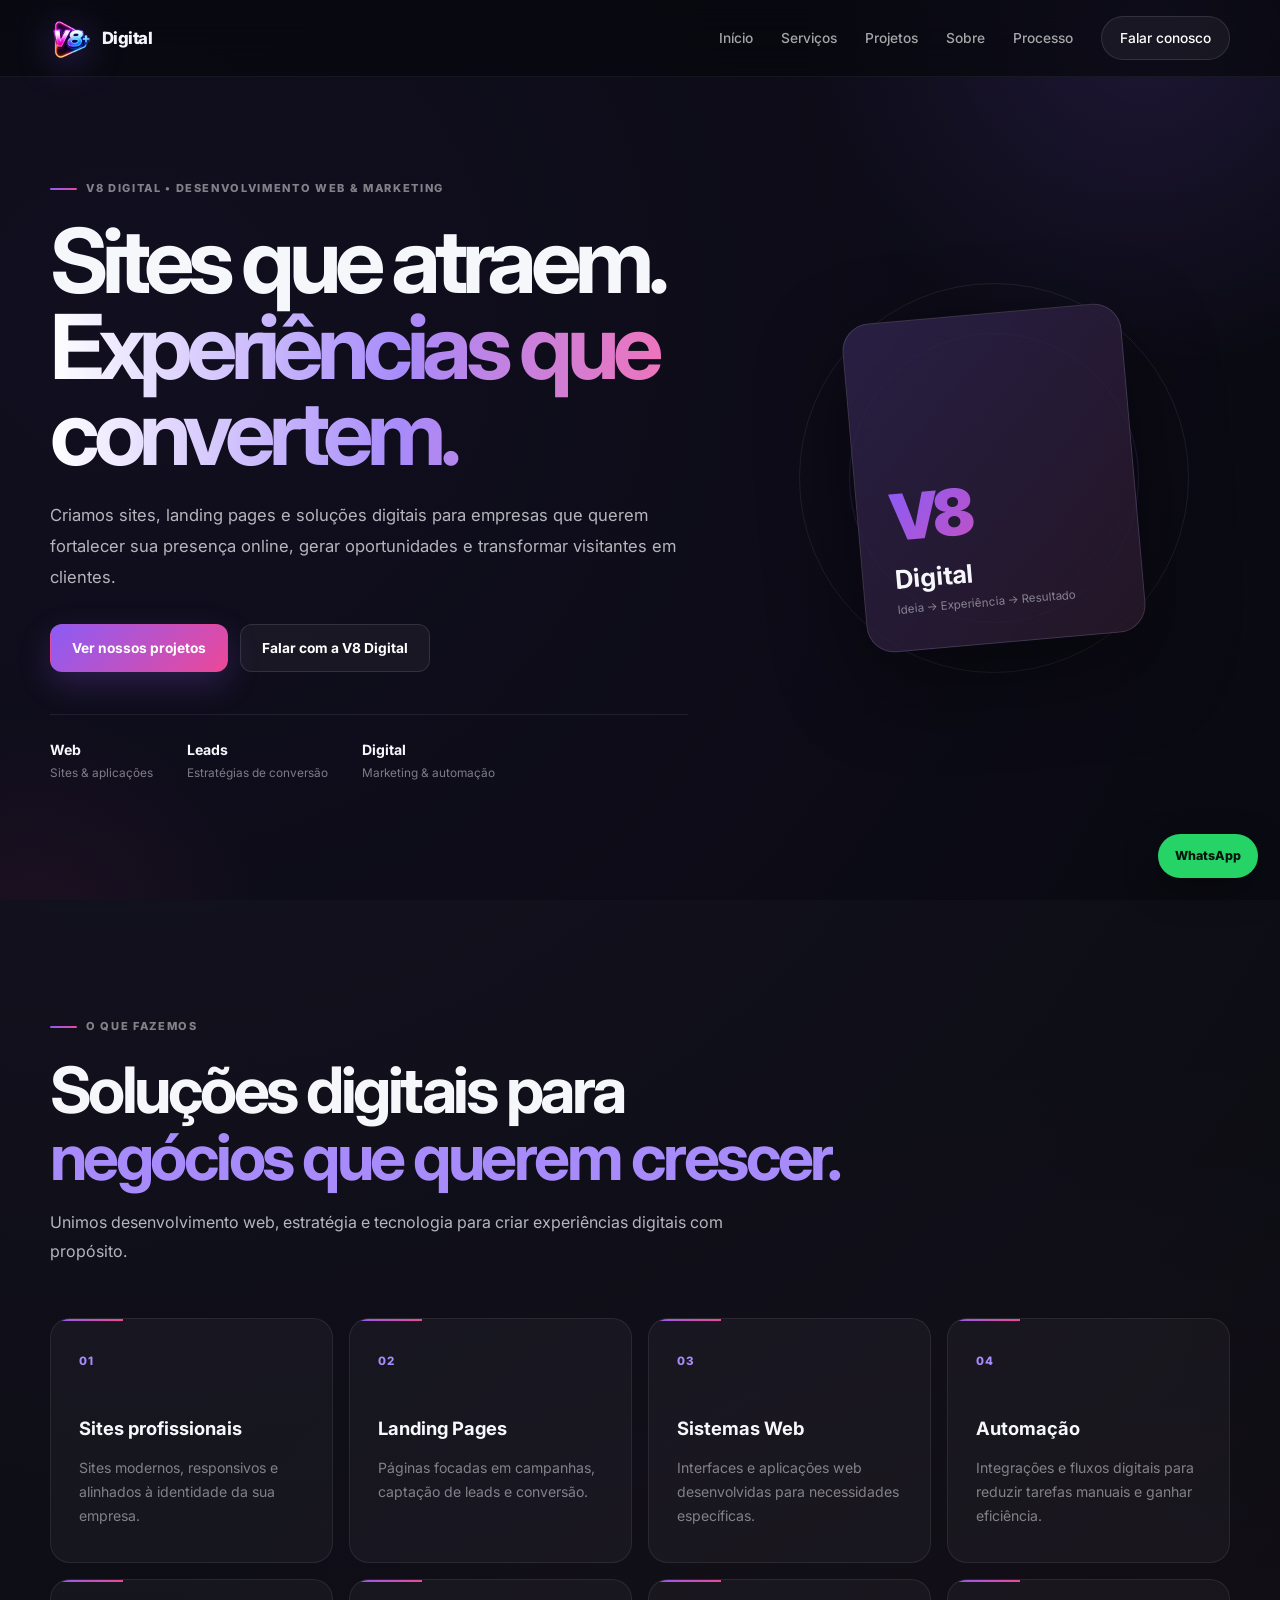
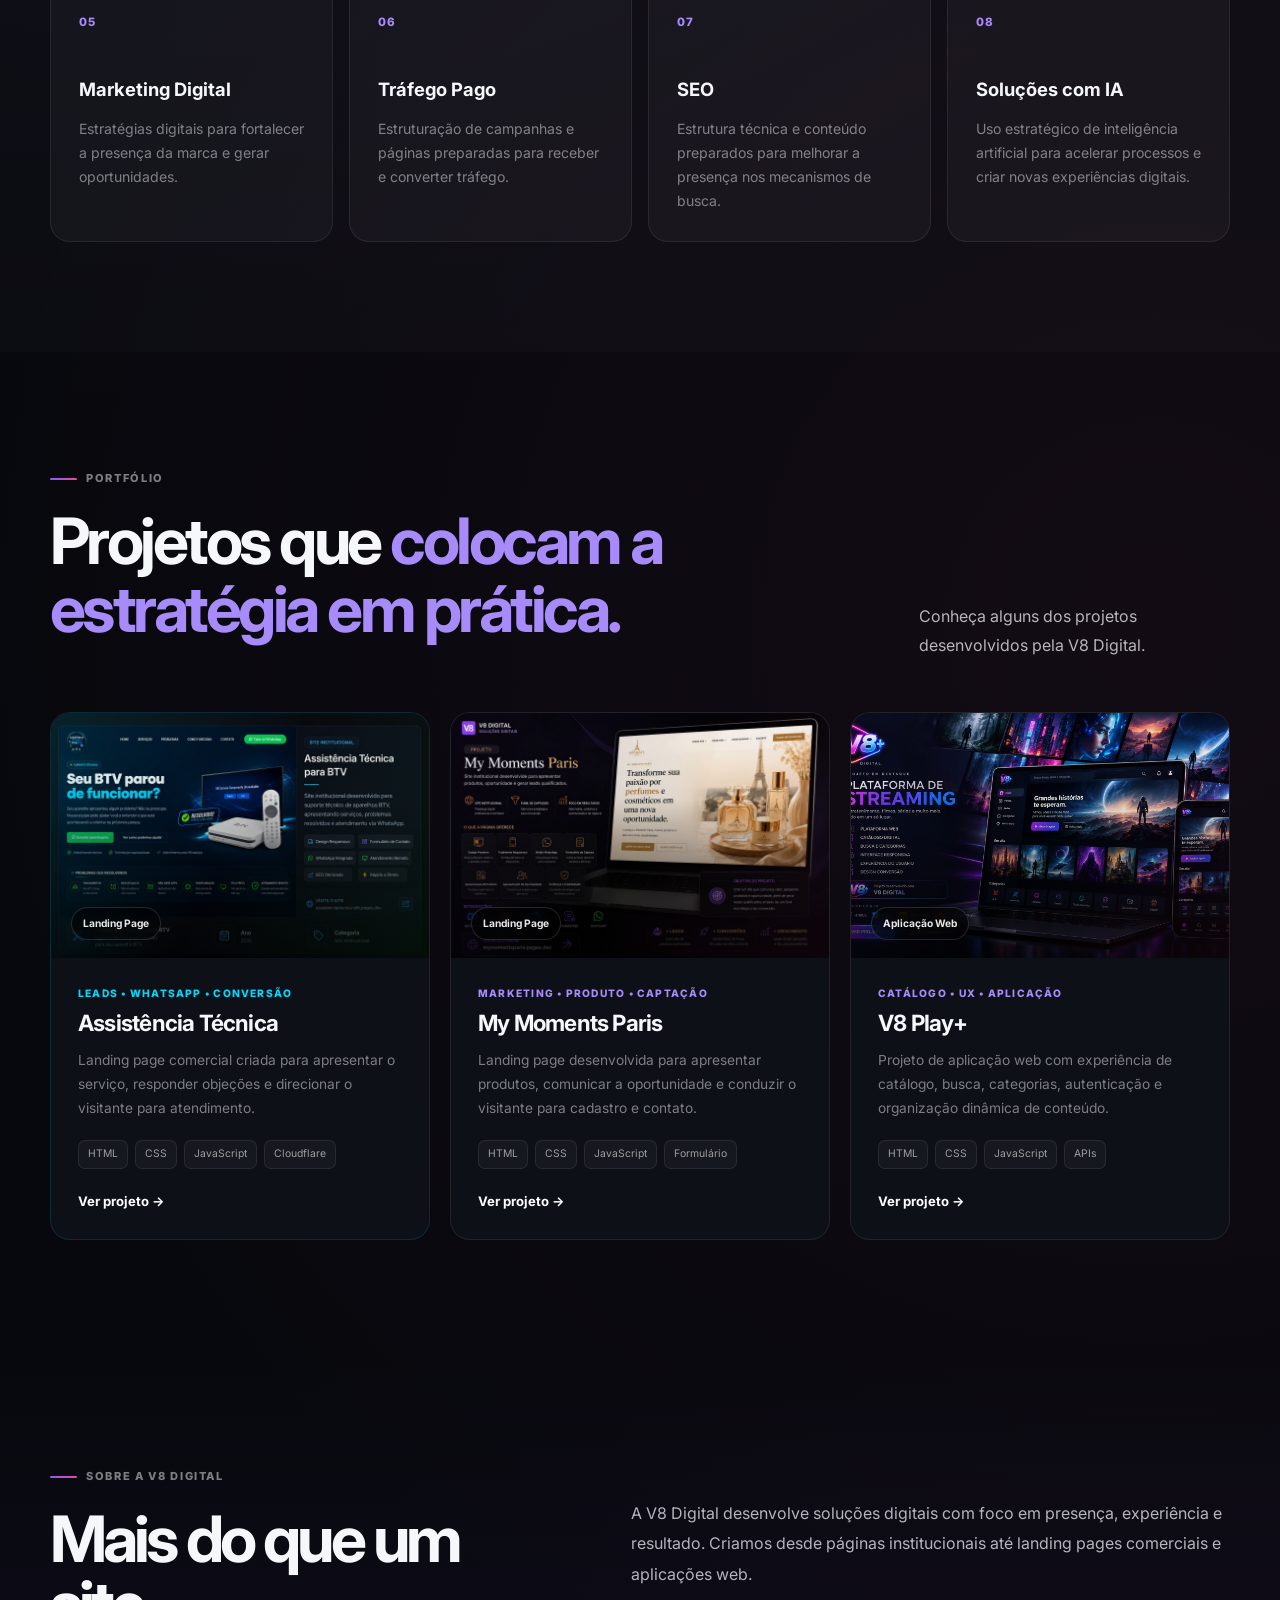
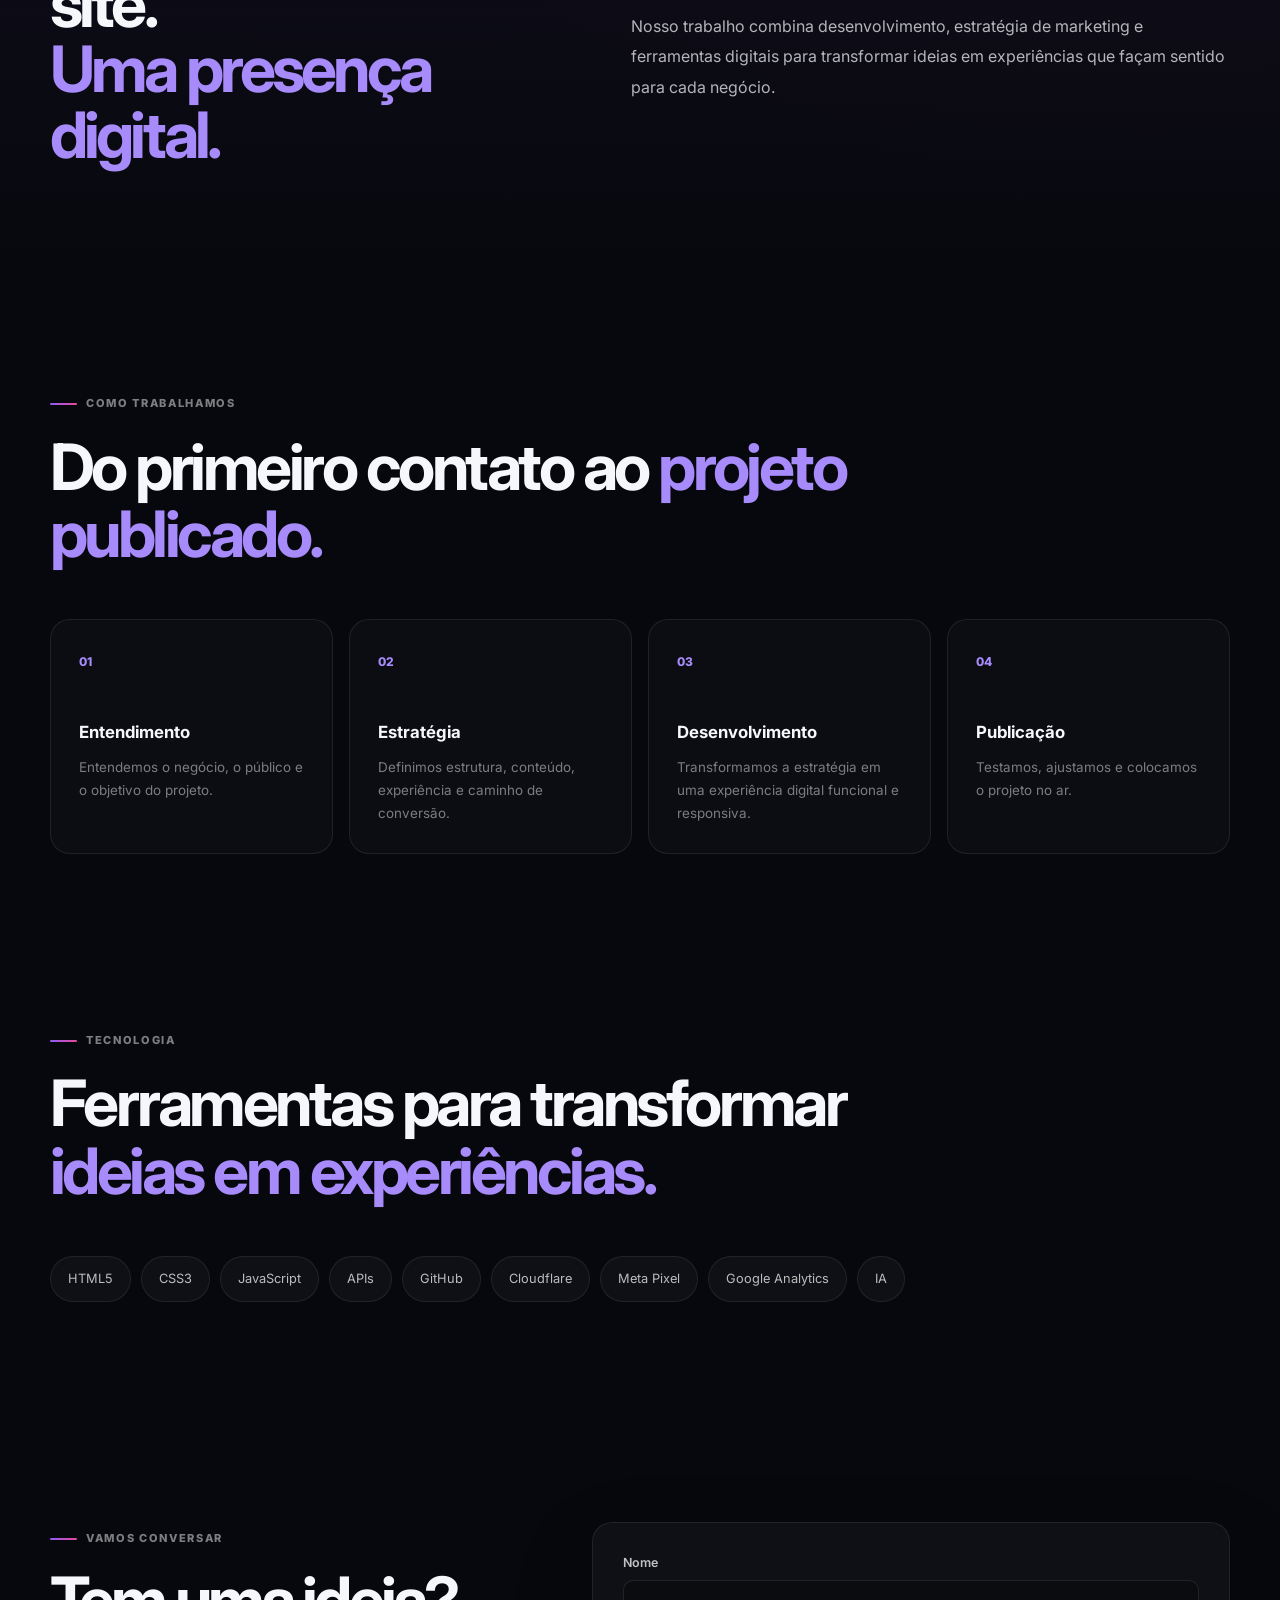
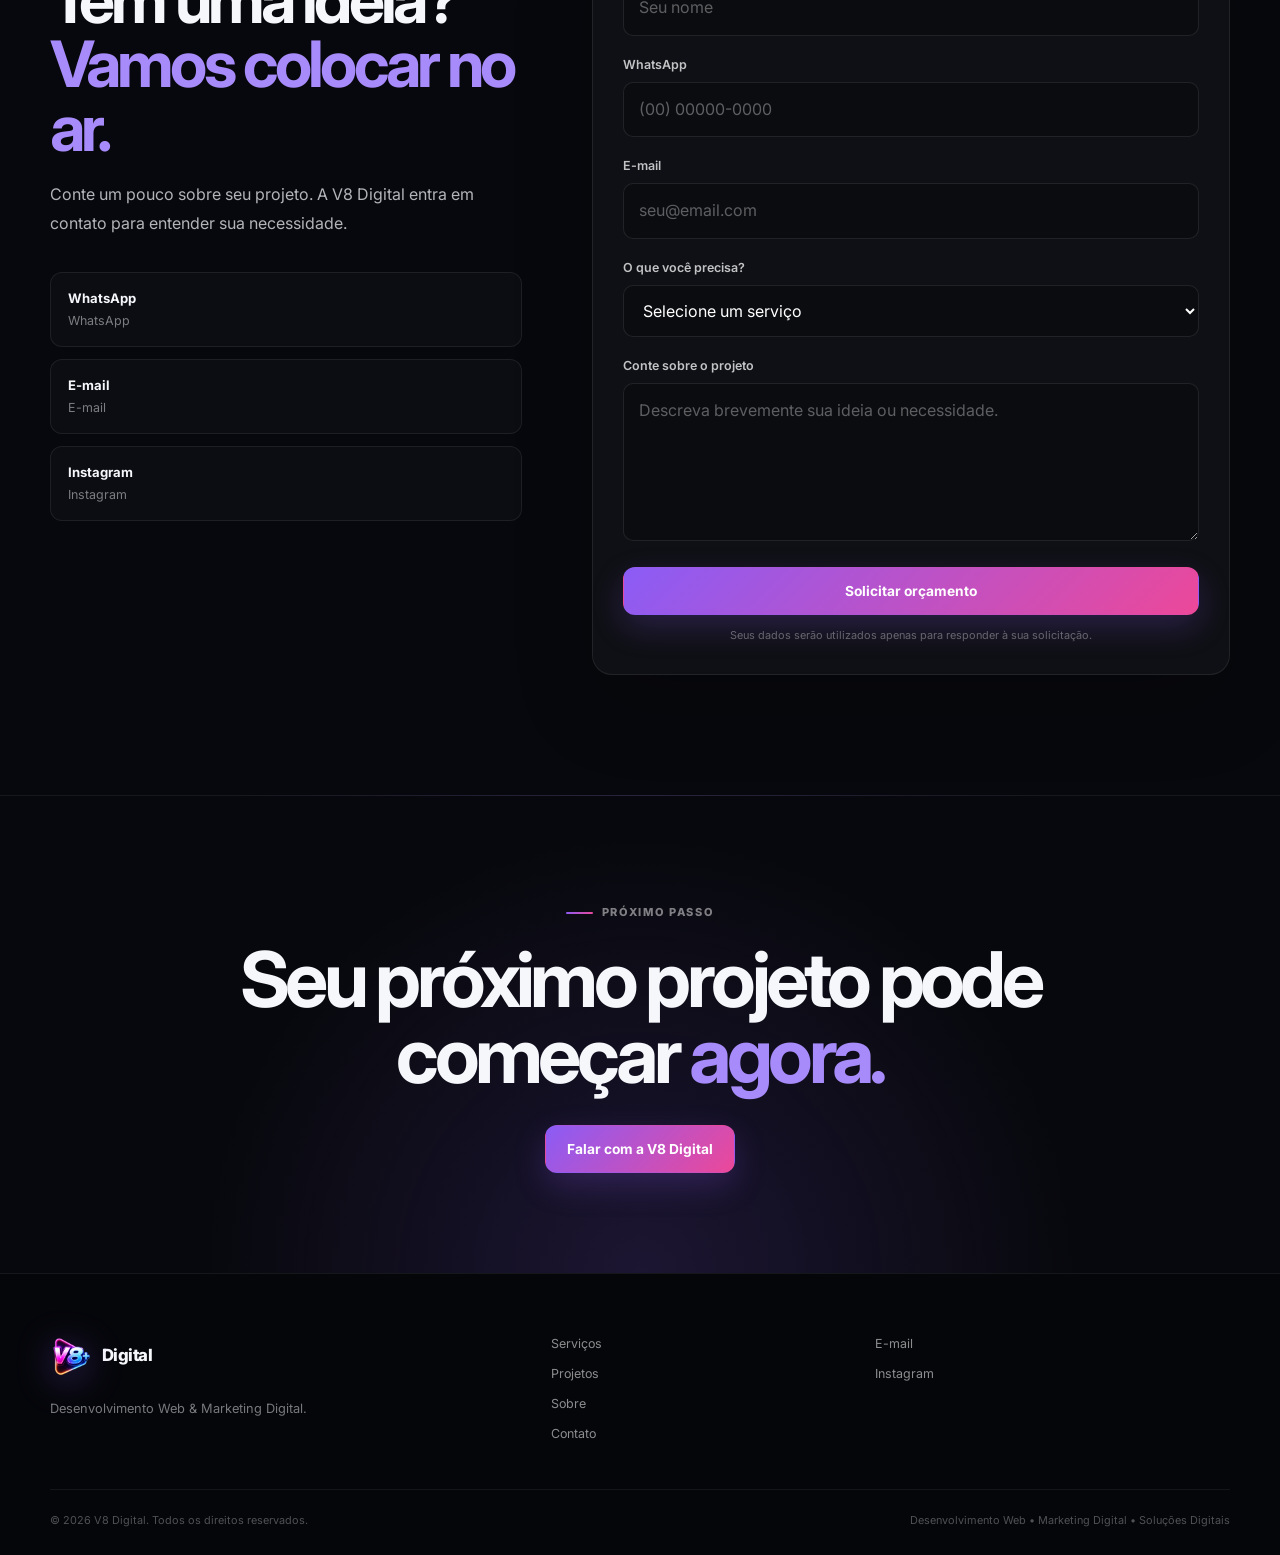
<file: index.html>
<!DOCTYPE html>
<html lang="pt-BR">

<head>

  <meta charset="UTF-8">

  <meta
    name="viewport"
    content="width=device-width, initial-scale=1.0"
  >

  <title>
    V8 Digital | Desenvolvimento Web & Marketing Digital
  </title>

  <meta
    name="description"
    content="A V8 Digital cria sites profissionais, landing pages, sistemas web, automações, estratégias de marketing digital, tráfego pago e soluções com IA para empresas que querem crescer online."
  >

  <meta
    name="keywords"
    content="V8 Digital, criação de sites, landing pages, marketing digital, tráfego pago, sistemas web, automação, inteligência artificial"
  >

  <meta
    name="author"
    content="V8 Digital"
  >

  <meta
    name="robots"
    content="index, follow"
  >

  <meta
    name="theme-color"
    content="#08080d"
  >


  <!-- =====================================================
       SEO
       ===================================================== -->

  <link
    rel="canonical"
    href="https://v8digital.pages.dev/"
  >

  <link
    rel="icon"
    href="assets/logo/v8p.png"
  >


  <!-- =====================================================
       OPEN GRAPH
       ===================================================== -->

  <meta
    property="og:type"
    content="website"
  >

  <meta
    property="og:locale"
    content="pt_BR"
  >

  <meta
    property="og:title"
    content="V8 Digital | Desenvolvimento Web & Marketing Digital"
  >

  <meta
    property="og:description"
    content="Sites, landing pages e soluções digitais pensadas para presença, leads e vendas."
  >

  <meta
    property="og:url"
    content="https://v8digital.pages.dev/"
  >

  <meta
    property="og:site_name"
    content="V8 Digital"
  >

  <meta
    property="og:image"
    content="https://v8digital.pages.dev/assets/banner/og-banner.jpg"
  >

  <meta
    property="og:image:width"
    content="1200"
  >

  <meta
    property="og:image:height"
    content="630"
  >


  <!-- =====================================================
       TWITTER
       ===================================================== -->

  <meta
    name="twitter:card"
    content="summary_large_image"
  >

  <meta
    name="twitter:title"
    content="V8 Digital | Desenvolvimento Web & Marketing Digital"
  >

  <meta
    name="twitter:description"
    content="Soluções digitais para empresas que querem crescer online."
  >

  <meta
    name="twitter:image"
    content="https://v8digital.pages.dev/assets/banner/og-banner.jpg"
  >


  <!-- =====================================================
       FONTES
       ===================================================== -->

  <link
    rel="preconnect"
    href="https://fonts.googleapis.com"
  >

  <link
    rel="preconnect"
    href="https://fonts.gstatic.com"
    crossorigin
  >

  <link
    href="https://fonts.googleapis.com/css2?family=Inter:wght@400;500;600;700;800&display=swap"
    rel="stylesheet"
  >


  <!-- =====================================================
       CSS
       ===================================================== -->

  <link
    rel="stylesheet"
    href="css/style.css"
  >

  <link
    rel="stylesheet"
    href="css/responsive.css"
  >


  <!-- =====================================================
       STRUCTURED DATA
       ===================================================== -->

  <script type="application/ld+json">
  {
    "@context": "https://schema.org",
    "@type": "ProfessionalService",
    "name": "V8 Digital",
    "url": "https://v8digital.pages.dev/",
    "email": "aisermelquisedec@gmail.com",
    "sameAs": [
      "https://www.instagram.com/aisermelquisedec/"
    ],
    "description": "Desenvolvimento web, landing pages, marketing digital, automações, tráfego pago e soluções com IA."
  }
  </script>

</head>


<body>


  <!-- =====================================================
       HEADER
       ===================================================== -->

  <header
    class="site-header"
    id="header"
  >

    <div class="container nav-container">

      <a
        href="#inicio"
        class="logo"
        aria-label="V8 Digital - início"
      >

        <img
          src="assets/logo/v8p.png"
          alt="V8 Digital"
          class="logo-img"
        >

        <span class="logo-text">
          Digital
        </span>

      </a>


      <button
        class="menu-toggle"
        id="menuToggle"
        type="button"
        aria-label="Abrir menu"
        aria-expanded="false"
        aria-controls="mainNav"
      >

        <span></span>
        <span></span>
        <span></span>

      </button>


      <nav
        class="main-nav"
        id="mainNav"
        aria-label="Navegação principal"
      >

        <a href="#inicio">
          Início
        </a>

        <a href="#servicos">
          Serviços
        </a>

        <a href="#projetos">
          Projetos
        </a>

        <a href="#sobre">
          Sobre
        </a>

        <a href="#processo">
          Processo
        </a>

        <a
          href="#contato"
          class="nav-cta"
        >
          Falar conosco
        </a>

      </nav>

    </div>

  </header>


  <!-- =====================================================
       MAIN
       ===================================================== -->

  <main>


    <!-- ===================================================
         HERO
         =================================================== -->

    <section
      class="hero"
      id="inicio"
    >

      <div class="container hero-content">

        <div class="hero-copy">

          <span class="eyebrow">
            V8 DIGITAL • DESENVOLVIMENTO WEB & MARKETING
          </span>


          <h1>
            Sites que atraem.
            <span>
              Experiências que convertem.
            </span>
          </h1>


          <p>
            Criamos sites, landing pages e soluções digitais para empresas
            que querem fortalecer sua presença online, gerar oportunidades
            e transformar visitantes em clientes.
          </p>


          <div class="hero-actions">

            <a
              href="#projetos"
              class="btn btn-primary"
            >
              Ver nossos projetos
            </a>


            <a
              href="#"
              data-v8="contact.whatsapp"
              class="btn btn-secondary"
              target="_blank"
              rel="noopener noreferrer"
            >
              Falar com a V8 Digital
            </a>

          </div>


          <div class="hero-proof">

            <div>
              <strong>
                Web
              </strong>

              <span>
                Sites & aplicações
              </span>
            </div>


            <div>
              <strong>
                Leads
              </strong>

              <span>
                Estratégias de conversão
              </span>
            </div>


            <div>
              <strong>
                Digital
              </strong>

              <span>
                Marketing & automação
              </span>
            </div>

          </div>

        </div>


        <div
          class="hero-visual"
          aria-hidden="true"
        >

          <div
            class="hero-orbit orbit-one"
          ></div>

          <div
            class="hero-orbit orbit-two"
          ></div>

          <div class="hero-card">

            <span>
              V8
            </span>

            <strong>
              Digital
            </strong>

            <small>
              Ideia → Experiência → Resultado
            </small>

          </div>

        </div>

      </div>

    </section>


    <!-- ===================================================
         SERVIÇOS
         =================================================== -->

    <section
      class="section services-section"
      id="servicos"
    >

      <div class="container">

        <div class="section-heading">

          <span class="eyebrow">
            O QUE FAZEMOS
          </span>

          <h2>
            Soluções digitais para
            <span>
              negócios que querem crescer.
            </span>
          </h2>

          <p>
            Unimos desenvolvimento web, estratégia e tecnologia
            para criar experiências digitais com propósito.
          </p>

        </div>


        <div class="services-grid">


          <article class="service-card">

            <span class="service-number">
              01
            </span>

            <h3>
              Sites profissionais
            </h3>

            <p>
              Sites modernos, responsivos e alinhados à identidade da sua empresa.
            </p>

          </article>


          <article class="service-card">

            <span class="service-number">
              02
            </span>

            <h3>
              Landing Pages
            </h3>

            <p>
              Páginas focadas em campanhas, captação de leads e conversão.
            </p>

          </article>


          <article class="service-card">

            <span class="service-number">
              03
            </span>

            <h3>
              Sistemas Web
            </h3>

            <p>
              Interfaces e aplicações web desenvolvidas para necessidades específicas.
            </p>

          </article>


          <article class="service-card">

            <span class="service-number">
              04
            </span>

            <h3>
              Automação
            </h3>

            <p>
              Integrações e fluxos digitais para reduzir tarefas manuais e ganhar eficiência.
            </p>

          </article>


          <article class="service-card">

            <span class="service-number">
              05
            </span>

            <h3>
              Marketing Digital
            </h3>

            <p>
              Estratégias digitais para fortalecer a presença da marca e gerar oportunidades.
            </p>

          </article>


          <article class="service-card">

            <span class="service-number">
              06
            </span>

            <h3>
              Tráfego Pago
            </h3>

            <p>
              Estruturação de campanhas e páginas preparadas para receber e converter tráfego.
            </p>

          </article>


          <article class="service-card">

            <span class="service-number">
              07
            </span>

            <h3>
              SEO
            </h3>

            <p>
              Estrutura técnica e conteúdo preparados para melhorar a presença nos mecanismos de busca.
            </p>

          </article>


          <article class="service-card">

            <span class="service-number">
              08
            </span>

            <h3>
              Soluções com IA
            </h3>

            <p>
              Uso estratégico de inteligência artificial para acelerar processos e criar novas experiências digitais.
            </p>

          </article>


        </div>

      </div>

    </section>


    <!-- ===================================================
         PROJETOS
         =================================================== -->

    <section
      class="section projects-section"
      id="projetos"
    >

      <div class="container">

        <div class="section-heading section-heading-row">

          <div>

            <span class="eyebrow">
              PORTFÓLIO
            </span>

            <h2>
              Projetos que
              <span>
                colocam a estratégia em prática.
              </span>
            </h2>

          </div>


          <p>
            Conheça alguns dos projetos desenvolvidos pela V8 Digital.
          </p>

        </div>


        <div class="projects-grid">


          <article
            class="project-card"
            data-project-id="assistencia-tecnica"
          >

            <div class="project-image project-assistencia">

              <span>
                Landing Page
              </span>

            </div>


            <div class="project-content">

              <span class="project-category">
                LEADS • WHATSAPP • CONVERSÃO
              </span>

              <h3>
                Assistência Técnica
              </h3>

              <p>
                Landing page comercial criada para apresentar o serviço,
                responder objeções e direcionar o visitante para atendimento.
              </p>


              <div class="project-tags">

                <span>HTML</span>
                <span>CSS</span>
                <span>JavaScript</span>
                <span>Cloudflare</span>

              </div>


              <a
                href="https://assistenciatecnica-eth.pages.dev/"
                target="_blank"
                rel="noopener noreferrer"
                class="project-link"
              >
                Ver projeto →
              </a>

            </div>

          </article>


          <article
            class="project-card"
            data-project-id="my-moments-paris"
          >

            <div class="project-image project-moments">

              <span>
                Landing Page
              </span>

            </div>


            <div class="project-content">

              <span class="project-category">
                MARKETING • PRODUTO • CAPTAÇÃO
              </span>

              <h3>
                My Moments Paris
              </h3>

              <p>
                Landing page desenvolvida para apresentar produtos,
                comunicar a oportunidade e conduzir o visitante para cadastro e contato.
              </p>


              <div class="project-tags">

                <span>HTML</span>
                <span>CSS</span>
                <span>JavaScript</span>
                <span>Formulário</span>

              </div>


              <a
                href="https://mymonentsparis.pages.dev/"
                target="_blank"
                rel="noopener noreferrer"
                class="project-link"
              >
                Ver projeto →
              </a>

            </div>

          </article>


          <article
            class="project-card"
            data-project-id="v8-play"
          >

            <div class="project-image project-play">

              <span>
                Aplicação Web
              </span>

            </div>


            <div class="project-content">

              <span class="project-category">
                CATÁLOGO • UX • APLICAÇÃO
              </span>

              <h3>
                V8 Play+
              </h3>

              <p>
                Projeto de aplicação web com experiência de catálogo,
                busca, categorias, autenticação e organização dinâmica de conteúdo.
              </p>


              <div class="project-tags">

                <span>HTML</span>
                <span>CSS</span>
                <span>JavaScript</span>
                <span>APIs</span>

              </div>


              <a
                href="https://v8play.pages.dev/"
                target="_blank"
                rel="noopener noreferrer"
                class="project-link"
              >
                Ver projeto →
              </a>

            </div>

          </article>


        </div>

      </div>

    </section>


    <!-- ===================================================
         SOBRE
         =================================================== -->

    <section
      class="section about-section"
      id="sobre"
    >

      <div class="container about-grid">

        <div>

          <span class="eyebrow">
            SOBRE A V8 DIGITAL
          </span>

          <h2>
            Mais do que um site.
            <br>
            <span>
              Uma presença digital.
            </span>
          </h2>

        </div>


        <div class="about-copy">

          <p>
            A V8 Digital desenvolve soluções digitais com foco em presença,
            experiência e resultado. Criamos desde páginas institucionais
            até landing pages comerciais e aplicações web.
          </p>

          <p>
            Nosso trabalho combina desenvolvimento, estratégia de marketing
            e ferramentas digitais para transformar ideias em experiências
            que façam sentido para cada negócio.
          </p>

        </div>

      </div>

    </section>


    <!-- ===================================================
         PROCESSO
         =================================================== -->

    <section
      class="section process-section"
      id="processo"
    >

      <div class="container">

        <div class="section-heading">

          <span class="eyebrow">
            COMO TRABALHAMOS
          </span>

          <h2>
            Do primeiro contato ao
            <span>
              projeto publicado.
            </span>
          </h2>

        </div>


        <div class="process-grid">


          <article class="process-card">

            <span>
              01
            </span>

            <h3>
              Entendimento
            </h3>

            <p>
              Entendemos o negócio, o público e o objetivo do projeto.
            </p>

          </article>


          <article class="process-card">

            <span>
              02
            </span>

            <h3>
              Estratégia
            </h3>

            <p>
              Definimos estrutura, conteúdo, experiência e caminho de conversão.
            </p>

          </article>


          <article class="process-card">

            <span>
              03
            </span>

            <h3>
              Desenvolvimento
            </h3>

            <p>
              Transformamos a estratégia em uma experiência digital funcional e responsiva.
            </p>

          </article>


          <article class="process-card">

            <span>
              04
            </span>

            <h3>
              Publicação
            </h3>

            <p>
              Testamos, ajustamos e colocamos o projeto no ar.
            </p>

          </article>


        </div>

      </div>

    </section>


    <!-- ===================================================
         TECNOLOGIA
         =================================================== -->

    <section class="section tech-section">

      <div class="container">

        <div class="section-heading">

          <span class="eyebrow">
            TECNOLOGIA
          </span>

          <h2>
            Ferramentas para transformar
            <span>
              ideias em experiências.
            </span>
          </h2>

        </div>


        <div class="tech-list">

          <span>HTML5</span>
          <span>CSS3</span>
          <span>JavaScript</span>
          <span>APIs</span>
          <span>GitHub</span>
          <span>Cloudflare</span>
          <span>Meta Pixel</span>
          <span>Google Analytics</span>
          <span>IA</span>

        </div>

      </div>

    </section>


    <!-- ===================================================
         CONTATO
         =================================================== -->

    <section
      class="section contact-section"
      id="contato"
    >

      <div class="container contact-grid">


        <div class="contact-copy">

          <span class="eyebrow">
            VAMOS CONVERSAR
          </span>

          <h2>
            Tem uma ideia?
            <br>
            <span>
              Vamos colocar no ar.
            </span>
          </h2>

          <p>
            Conte um pouco sobre seu projeto.
            A V8 Digital entra em contato para entender sua necessidade.
          </p>


          <div class="contact-links">


            <a
              href="#"
              data-v8="contact.whatsapp"
              target="_blank"
              rel="noopener noreferrer"
            >

              <strong>
                WhatsApp
              </strong>

              <span data-v8="contact.whatsapp">
                WhatsApp
              </span>

            </a>


            <a
              href="#"
              data-v8="contact.email"
            >

              <strong>
                E-mail
              </strong>

              <span data-v8="contact.email">
                E-mail
              </span>

            </a>


            <a
              href="#"
              data-v8="social.instagram"
              target="_blank"
              rel="noopener noreferrer"
            >

              <strong>
                Instagram
              </strong>

              <span>
                Instagram
              </span>

            </a>


          </div>

        </div>


        <!-- ===============================================
             FORMULÁRIO
             =============================================== -->

        <form
          class="contact-form"
          id="contact-form"
          data-v8-form
          method="POST"
        >

          <input
            type="hidden"
            name="_subject"
            value="Novo contato — V8 Digital"
          >

          <input
            type="hidden"
            name="_next"
            value="https://v8digital.pages.dev/obrigado.html"
          >


          <label for="nome">
            Nome
          </label>

          <input
            id="nome"
            name="nome"
            type="text"
            placeholder="Seu nome"
            autocomplete="name"
            required
          >


          <label for="whatsapp">
            WhatsApp
          </label>

          <input
            id="whatsapp"
            name="whatsapp"
            type="tel"
            placeholder="(00) 00000-0000"
            autocomplete="tel"
            required
          >


          <label for="email">
            E-mail
          </label>

          <input
            id="email"
            name="email"
            type="email"
            placeholder="seu@email.com"
            autocomplete="email"
            required
          >


          <label for="servico">
            O que você precisa?
          </label>

          <select
            id="servico"
            name="servico"
            required
          >

            <option value="">
              Selecione um serviço
            </option>

            <option>
              Site profissional
            </option>

            <option>
              Landing Page
            </option>

            <option>
              Sistema Web
            </option>

            <option>
              Automação
            </option>

            <option>
              Marketing Digital
            </option>

            <option>
              Tráfego Pago
            </option>

            <option>
              SEO
            </option>

            <option>
              Solução com IA
            </option>

            <option>
              Outro
            </option>

          </select>


          <label for="mensagem">
            Conte sobre o projeto
          </label>

          <textarea
            id="mensagem"
            name="mensagem"
            rows="5"
            placeholder="Descreva brevemente sua ideia ou necessidade."
            required
          ></textarea>


          <button
            type="submit"
            class="btn btn-primary"
          >
            Solicitar orçamento
          </button>


          <small>
            Seus dados serão utilizados apenas para responder à sua solicitação.
          </small>

        </form>

      </div>

    </section>


    <!-- ===================================================
         CTA FINAL
         =================================================== -->

    <section class="final-cta">

      <div class="container final-cta-content">

        <span class="eyebrow">
          PRÓXIMO PASSO
        </span>

        <h2>
          Seu próximo projeto pode começar
          <span>
            agora.
          </span>
        </h2>


        <a
          href="#"
          data-v8="contact.whatsapp"
          target="_blank"
          rel="noopener noreferrer"
          class="btn btn-primary"
        >
          Falar com a V8 Digital
        </a>

      </div>

    </section>


  </main>


  <!-- =====================================================
       FOOTER
       ===================================================== -->

  <footer class="site-footer">

    <div class="container footer-grid">


      <div>

        <a
          href="#inicio"
          class="logo"
        >

          <img
            src="assets/logo/v8p.png"
            alt="V8 Digital"
            class="logo-img"
          >

          <span class="logo-text">
            Digital
          </span>

        </a>


        <p>
          Desenvolvimento Web & Marketing Digital.
        </p>

      </div>


      <div class="footer-links">

        <a href="#servicos">
          Serviços
        </a>

        <a href="#projetos">
          Projetos
        </a>

        <a href="#sobre">
          Sobre
        </a>

        <a href="#contato">
          Contato
        </a>

      </div>


      <div class="footer-contact">

        <a
          href="#"
          data-v8="contact.email"
        >
          E-mail
        </a>

        <a
          href="#"
          data-v8="social.instagram"
          target="_blank"
          rel="noopener noreferrer"
        >
          Instagram
        </a>

      </div>


    </div>


    <div class="container footer-bottom">

      <span>
        © 2026 V8 Digital. Todos os direitos reservados.
      </span>

      <span>
        Desenvolvimento Web • Marketing Digital • Soluções Digitais
      </span>

    </div>

  </footer>


  <!-- =====================================================
       WHATSAPP FLUTUANTE
       ===================================================== -->

  <a
    class="whatsapp-float"
    href="#"
    data-v8="contact.whatsapp"
    target="_blank"
    rel="noopener noreferrer"
    aria-label="Falar com a V8 Digital pelo WhatsApp"
  >
    WhatsApp
  </a>


  <!-- =====================================================
       V8 ADMIN UNIVERSAL
       ===================================================== -->

  <script
    src="js/v8-loader.js"
    data-project-id="53eaf1a2-a2f6-4ad0-8817-95f3ee8e1e1b"
    data-api-url="https://v8adminuniversal.aisermelk.workers.dev"
  ></script>


  <!-- =====================================================
       PROJETOS
       ===================================================== -->

  <script src="js/projects.js"></script>


  <!-- =====================================================
       COMPORTAMENTO DA INTERFACE
       ===================================================== -->

  <script src="js/main.js"></script>


</body>
</html>
</file>
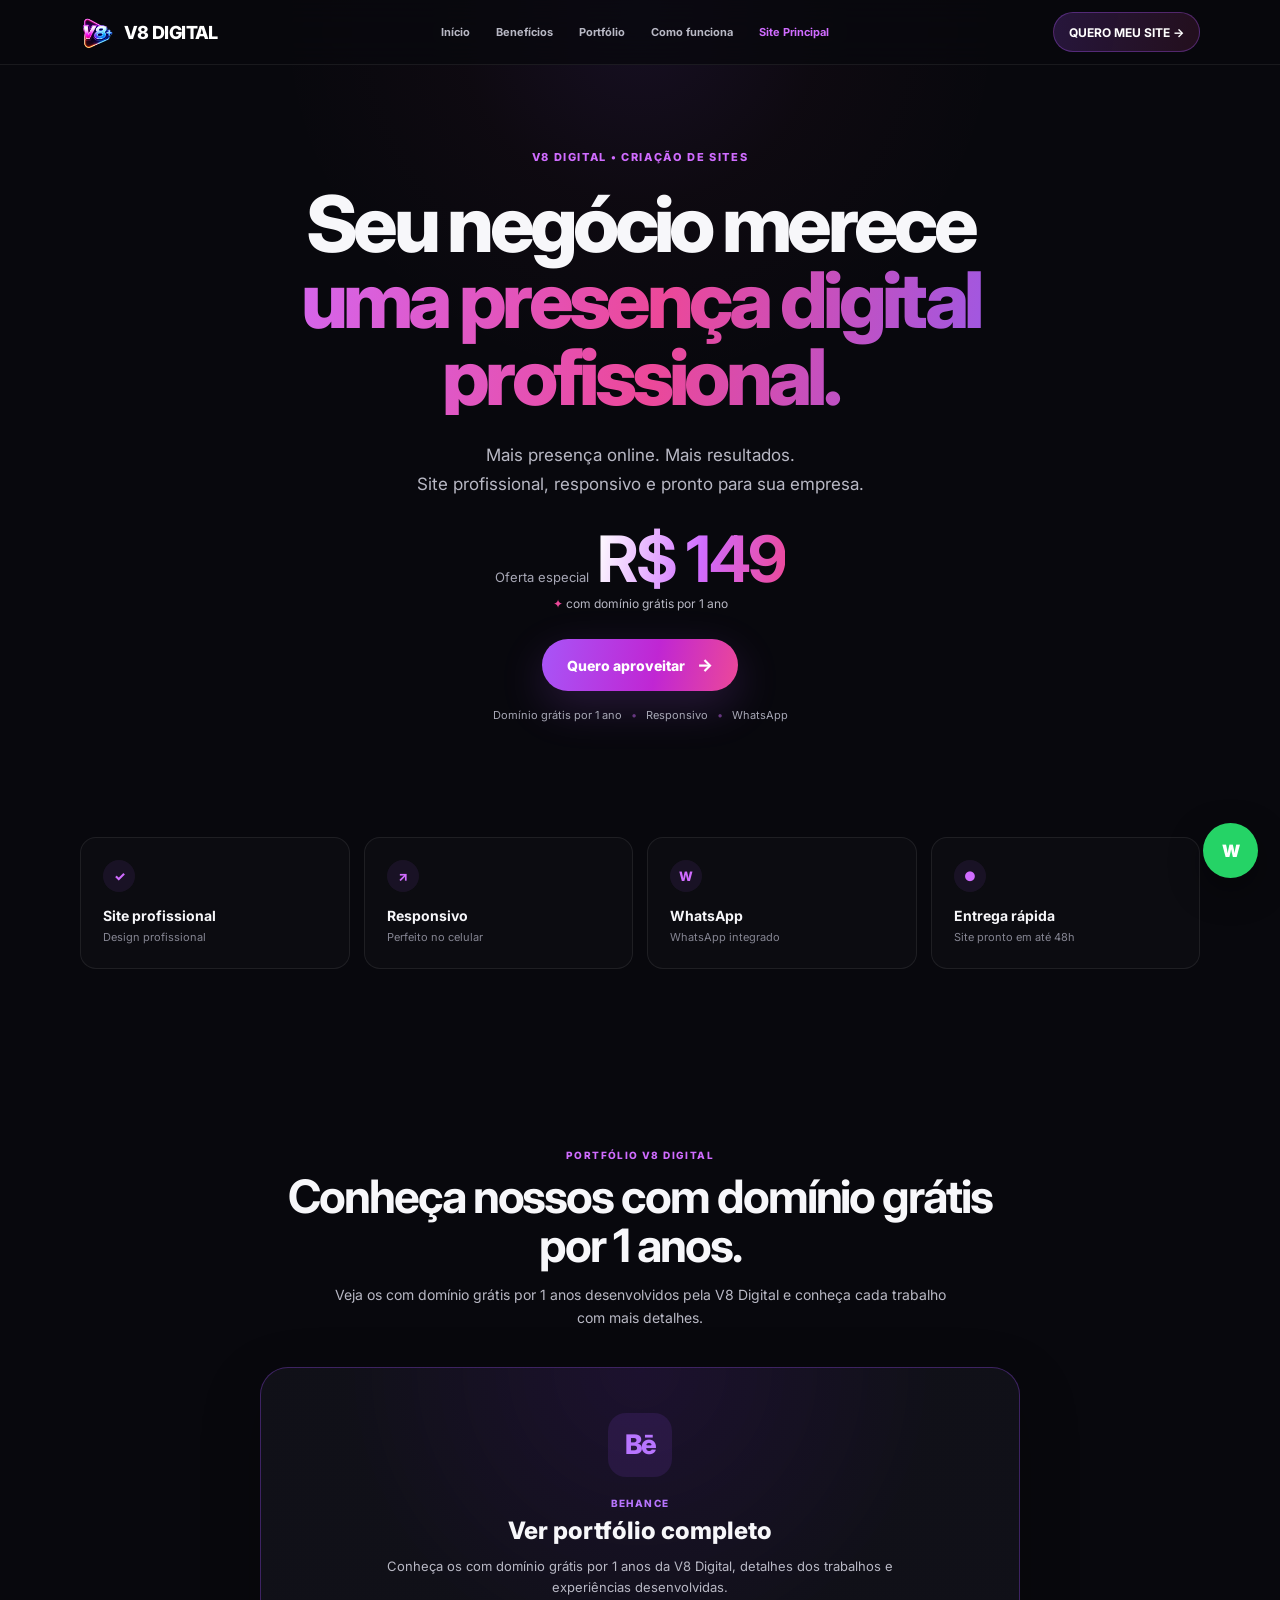
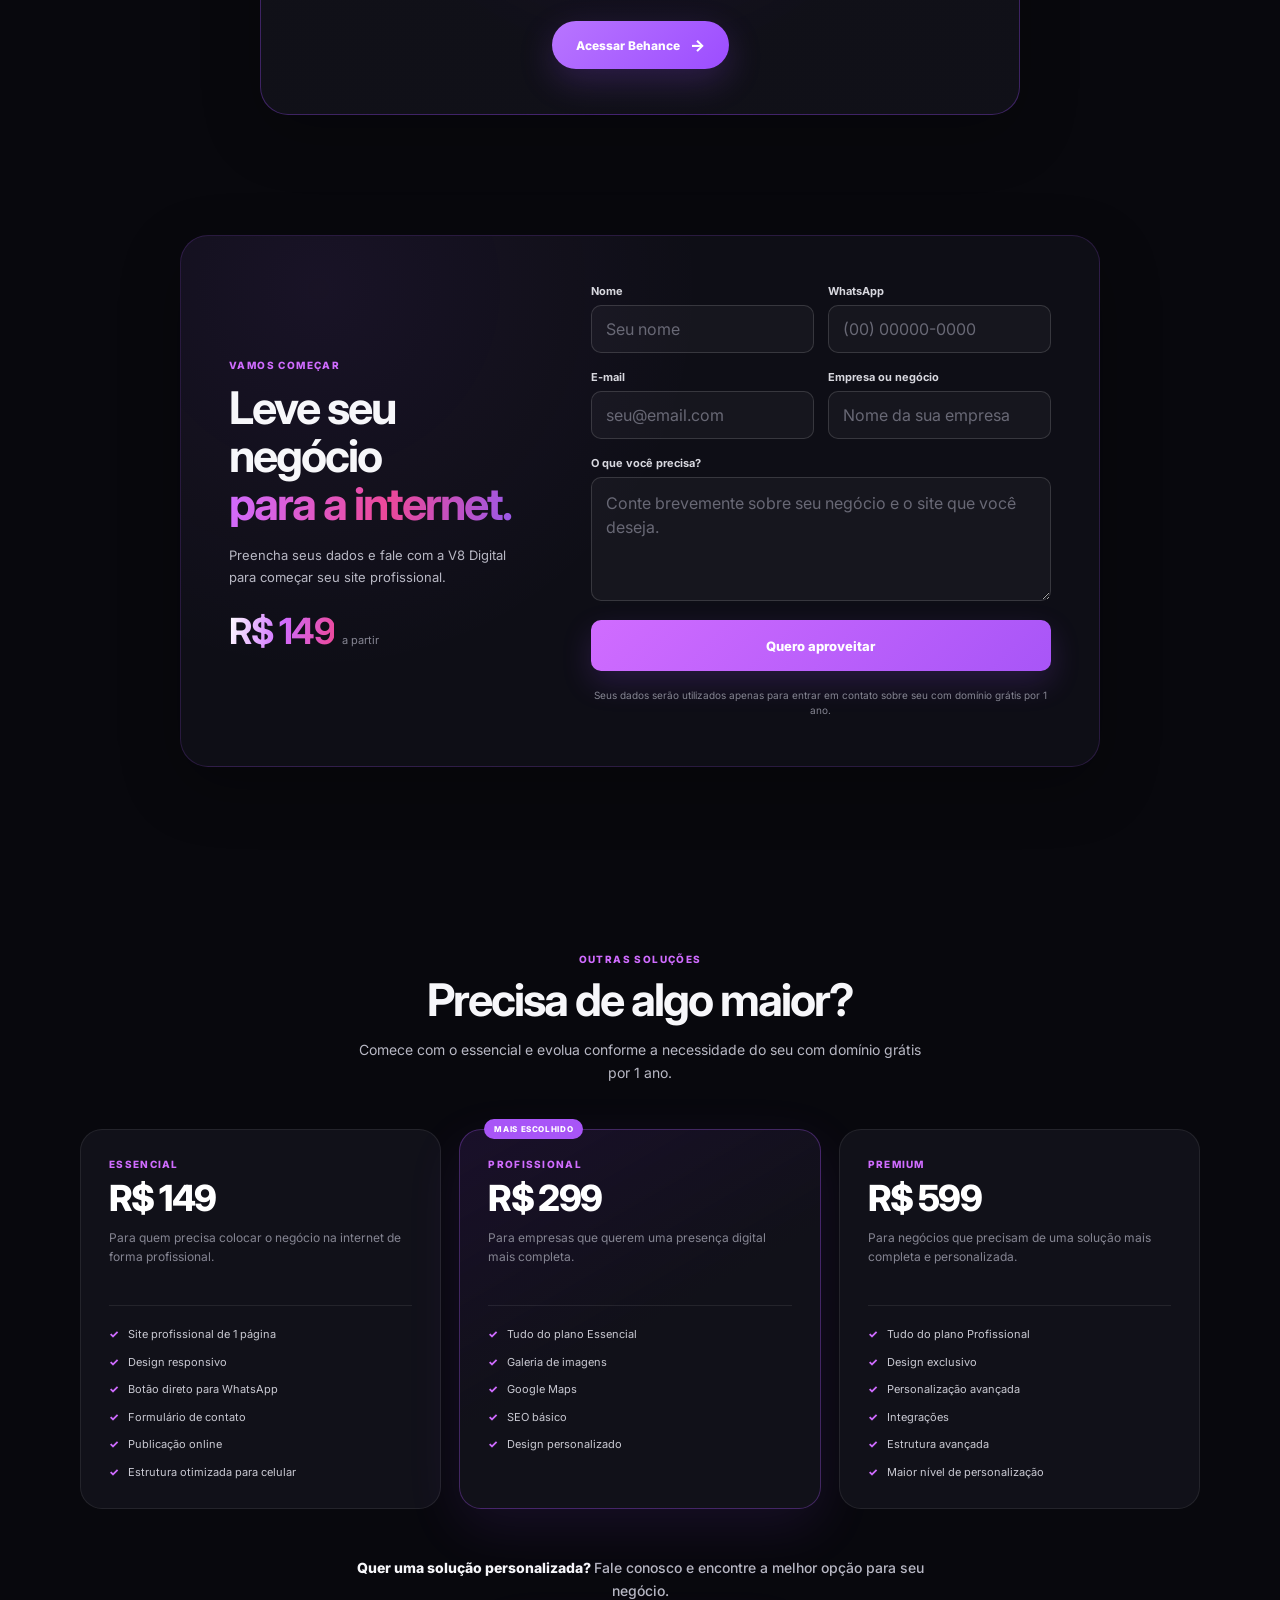
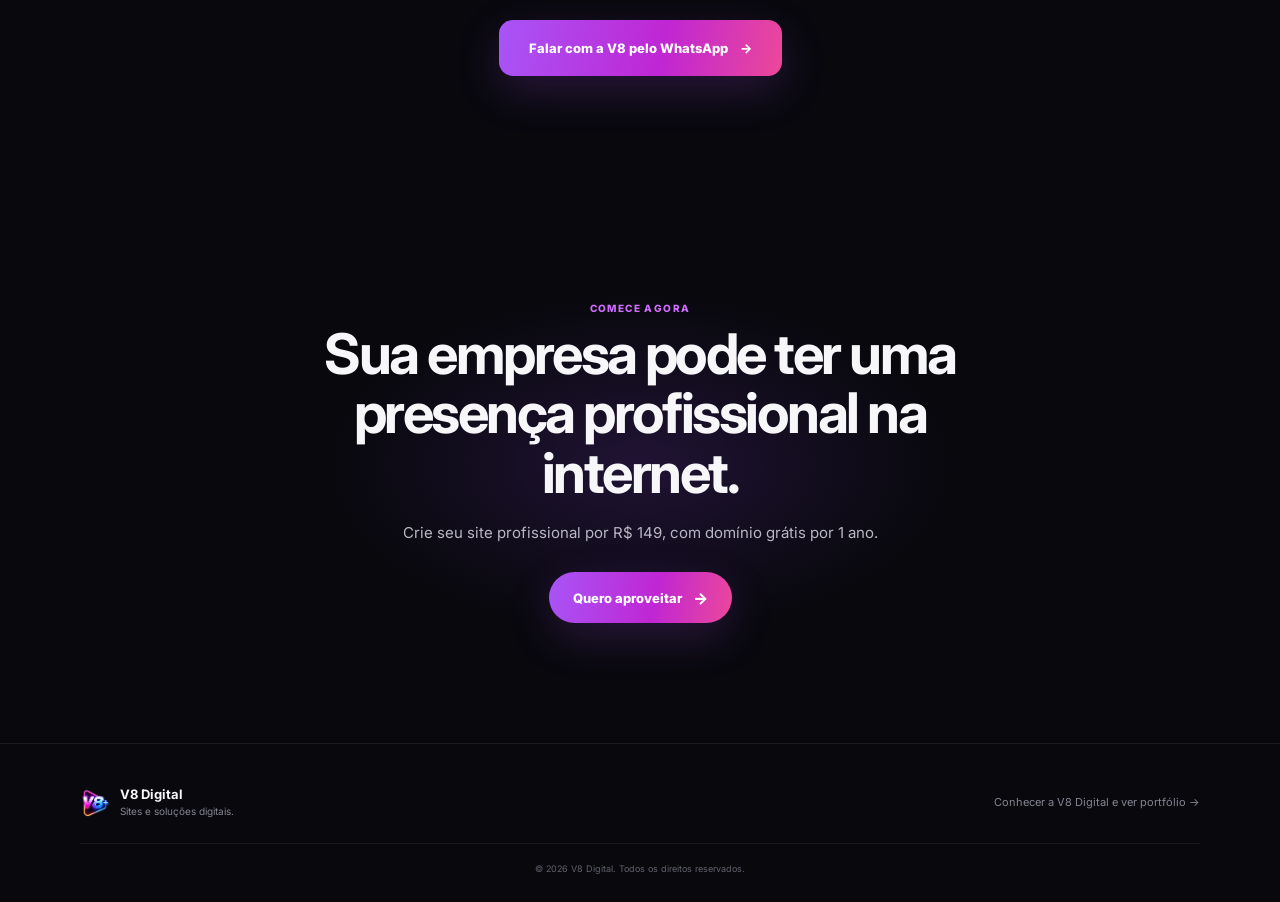
<file: sites/index.html>
<!DOCTYPE html>
<html lang="pt-BR">

<head>

    <meta charset="UTF-8">

    <meta
        name="viewport"
        content="width=device-width, initial-scale=1.0"
    >

    <title>
        Site profissional por R$ 149 | V8 Digital
    </title>

    <meta
        name="description"
        content="Crie seu site profissional por R$ 149, com domínio grátis por 1 ano e entrega em até 48 horas."
    >

    <meta
        name="keywords"
        content="criação de sites, site profissional, V8 Digital, site por R$149"
    >

    <meta
        name="robots"
        content="index, follow"
    >

    <meta
        name="author"
        content="V8 Digital"
    >

    <meta
        name="theme-color"
        content="#08080d"
    >

    <link
        rel="canonical"
        href="https://v8digital.pages.dev/sites/"
    >

    <link
        rel="icon"
        href="../assets/logo/v8p.png"
    >


    <!-- ========================================================
         OPEN GRAPH
    ========================================================= -->

    <meta
        property="og:type"
        content="website"
    >

    <meta
        property="og:title"
        content="Site profissional por R$ 149 | V8 Digital"
    >

    <meta
        property="og:description"
        content="Coloque seu negócio na internet com um site profissional, responsivo e pronto em até 48 horas."
    >

    <meta
        property="og:url"
        content="https://v8digital.pages.dev/sites/"
    >

    <meta
        property="og:site_name"
        content="V8 Digital"
    >

    <meta
        property="og:image"
        content="https://v8digital.pages.dev/assets/banner/og-banner.jpg"
    >


    <!-- ========================================================
         TWITTER
    ========================================================= -->

    <meta
        name="twitter:card"
        content="summary_large_image"
    >

    <meta
        name="twitter:title"
        content="Site profissional por R$ 149 | V8 Digital"
    >

    <meta
        name="twitter:description"
        content="Site profissional, responsivo e pronto para colocar seu negócio na internet."
    >

    <meta
        name="twitter:image"
        content="https://v8digital.pages.dev/assets/banner/og-banner.jpg"
    >


    <!-- ========================================================
         FONT
    ========================================================= -->

    <link
        rel="preconnect"
        href="https://fonts.googleapis.com"
    >

    <link
        rel="preconnect"
        href="https://fonts.gstatic.com"
        crossorigin
    >

    <link
        href="https://fonts.googleapis.com/css2?family=Inter:wght@400;500;600;700;800&display=swap"
        rel="stylesheet"
    >


    <!-- ========================================================
         CSS
    ========================================================= -->



    <style>
/* ============================================================
   V8 DIGITAL — STYLE.CSS
   ============================================================ */


/* ============================================================
   VARIÁVEIS
   ============================================================ */

:root {

    --bg: #08080d;
    --bg-card: #111119;
    --bg-card-hover: #15151f;

    --text: #f7f7fa;
    --text-soft: #b8b8c4;
    --text-muted: #858592;

    --primary: #9c4dff;
    --primary-light: #b875ff;
    --primary-dark: #7025c8;

    --white: #ffffff;

    --border: rgba(255, 255, 255, 0.08);
    --border-strong: rgba(255, 255, 255, 0.14);

    --container: 1120px;

    --radius-sm: 10px;
    --radius: 16px;
    --radius-lg: 22px;
    --radius-xl: 28px;

    --shadow:
        0 20px 60px rgba(0, 0, 0, 0.28);

    --shadow-purple:
        0 20px 60px rgba(156, 77, 255, 0.12);
}


/* ============================================================
   RESET
   ============================================================ */

*,
*::before,
*::after {
    box-sizing: border-box;
    margin: 0;
    padding: 0;
}


html {
    scroll-behavior: smooth;
    scroll-padding-top: 90px;
}


body {
    min-height: 100vh;

    overflow-x: hidden;

    background: var(--bg);
    color: var(--text);

    font-family:
        Inter,
        -apple-system,
        BlinkMacSystemFont,
        "Segoe UI",
        Roboto,
        Helvetica,
        Arial,
        sans-serif;

    -webkit-font-smoothing: antialiased;
    text-rendering: optimizeLegibility;
}


body.modal-open {
    overflow: hidden;
}


img {
    display: block;
    max-width: 100%;
}


a {
    color: inherit;
    text-decoration: none;
}


button,
input,
textarea {
    font: inherit;
}


button {
    cursor: pointer;
}


input,
textarea {
    outline: none;
}


::selection {
    color: #ffffff;
    background: rgba(156, 77, 255, 0.45);
}


/* ============================================================
   CONTAINER
   ============================================================ */

.container {
    width:
        min(
            calc(100% - 40px),
            var(--container)
        );

    margin-inline: auto;
}


/* ============================================================
   HEADER
   ============================================================ */

.header {
    position: absolute;

    top: 0;
    left: 0;

    z-index: 100;

    width: 100%;

    padding: 22px 0;
}


.header-inner {
    width:
        min(
            calc(100% - 40px),
            var(--container)
        );

    margin-inline: auto;

    display: flex;

    align-items: center;
    justify-content: space-between;

    gap: 20px;
}


.brand {
    display: inline-flex;

    align-items: center;

    gap: 10px;

    color: var(--white);

    font-size: 18px;
    font-weight: 800;

    letter-spacing: -0.035em;
}


.brand img {
    width: 34px;
    height: 34px;

    object-fit: contain;
}


.brand span {
    white-space: nowrap;
}


.header-cta {
    display: inline-flex;

    align-items: center;
    justify-content: center;

    min-height: 44px;

    padding: 0 19px;

    border:
        1px solid
        rgba(255, 255, 255, 0.12);

    border-radius: 999px;

    background:
        rgba(255, 255, 255, 0.045);

    color: var(--white);

    font-size: 12px;
    font-weight: 700;

    transition:
        background 0.2s ease,
        border-color 0.2s ease,
        transform 0.2s ease;
}


.header-cta:hover {
    transform: translateY(-2px);

    border-color:
        rgba(156, 77, 255, 0.45);

    background:
        rgba(156, 77, 255, 0.12);
}


/* ============================================================
   HERO
   ============================================================ */

.hero {
    position: relative;

    min-height: 720px;

    display: flex;

    align-items: center;

    overflow: hidden;

    padding:
        145px 0
        90px;
}


.hero::before {
    content: "";

    position: absolute;

    width: 760px;
    height: 760px;

    top: -360px;
    left: 50%;

    transform: translateX(-50%);

    background:
        radial-gradient(
            circle,
            rgba(156, 77, 255, 0.19) 0%,
            rgba(156, 77, 255, 0.07) 38%,
            transparent 70%
        );

    pointer-events: none;
}


.hero::after {
    content: "";

    position: absolute;

    inset: 0;

    background:
        linear-gradient(
            180deg,
            transparent 55%,
            var(--bg) 100%
        );

    pointer-events: none;
}


.hero .container {
    position: relative;
    z-index: 2;
}


.hero-content {
    max-width: 850px;

    margin-inline: auto;

    text-align: center;
}


.eyebrow {
    display: inline-block;

    margin-bottom: 22px;

    color: var(--primary-light);

    font-size: 11px;
    font-weight: 800;

    letter-spacing: 0.15em;

    text-transform: uppercase;
}


.hero h1 {
    max-width: 850px;

    margin-inline: auto;

    color: var(--text);

    font-size:
        clamp(
            46px,
            7vw,
            78px
        );

    line-height: 0.98;

    letter-spacing: -0.06em;

    font-weight: 800;
}


.hero h1 span {
    display: block;

    color: var(--primary-light);
}


.hero-text {
    max-width: 630px;

    margin:
        26px auto
        0;

    color: var(--text-soft);

    font-size: 17px;

    line-height: 1.7;
}


.price {
    display: flex;

    align-items: baseline;
    justify-content: center;

    gap: 8px;

    margin-top: 28px;
}


.price-label {
    color: var(--text-muted);

    font-size: 13px;
}


.price-value {
    color: var(--white);

    font-size: 42px;

    line-height: 1;

    letter-spacing: -0.045em;
}


.price-note {
    color: var(--text-muted);

    font-size: 12px;
}


.hero-cta {
    display: inline-flex;

    align-items: center;
    justify-content: center;

    gap: 12px;

    min-height: 52px;

    margin-top: 28px;

    padding: 0 25px;

    border-radius: 999px;

    color: #ffffff;

    background:
        linear-gradient(
            135deg,
            var(--primary-light),
            var(--primary)
        );

    box-shadow:
        0 15px 45px
        rgba(156, 77, 255, 0.25);

    font-size: 14px;
    font-weight: 800;

    transition:
        transform 0.2s ease,
        box-shadow 0.2s ease;
}


.hero-cta span {
    font-size: 17px;

    transition:
        transform 0.2s ease;
}


.hero-cta:hover {
    transform: translateY(-3px);

    box-shadow:
        0 20px 55px
        rgba(156, 77, 255, 0.35);
}


.hero-cta:hover span {
    transform: translateX(3px);
}


.hero-note {
    margin-top: 17px;

    color: var(--text-muted);

    font-size: 11px;
}


.hero-note span {
    margin: 0 6px;

    color:
        rgba(255, 255, 255, 0.25);
}


/* ============================================================
   BENEFÍCIOS
   ============================================================ */

.benefits {
    position: relative;

    padding:
        25px 0
        90px;
}


.benefits-grid {
    display: grid;

    grid-template-columns:
        repeat(4, 1fr);

    gap: 14px;
}


.benefit {
    display: flex;

    flex-direction: column;

    min-height: 118px;

    padding: 22px;

    border:
        1px solid
        var(--border);

    border-radius:
        var(--radius);

    background:
        rgba(255, 255, 255, 0.025);

    transition:
        border-color 0.25s ease,
        background 0.25s ease,
        transform 0.25s ease;
}


.benefit:hover {
    transform: translateY(-3px);

    border-color:
        rgba(156, 77, 255, 0.25);

    background:
        rgba(255, 255, 255, 0.04);
}


.benefit-icon {
    display: flex;

    align-items: center;
    justify-content: center;

    width: 32px;
    height: 32px;

    margin-bottom: 15px;

    border-radius: 50%;

    color: var(--primary-light);

    background:
        rgba(156, 77, 255, 0.12);

    font-size: 13px;
    font-weight: 800;
}


.benefit strong {
    color: var(--text);

    font-size: 14px;

    line-height: 1.3;
}


.benefit > span {
    margin-top: 5px;

    color: var(--text-muted);

    font-size: 11px;

    line-height: 1.45;
}


/* ============================================================
   CABEÇALHOS DE SEÇÃO
   ============================================================ */

.section-heading {
    max-width: 650px;

    margin-bottom: 38px;
}


.section-label {
    display: inline-block;

    margin-bottom: 11px;

    color: var(--primary-light);

    font-size: 10px;
    font-weight: 800;

    letter-spacing: 0.14em;

    text-transform: uppercase;
}


.section-heading h2,
.plans-heading h2,
.capture-copy h2,
.final-cta-content h2 {
    color: var(--text);

    letter-spacing: -0.045em;

    line-height: 1.06;
}


.section-heading h2 {
    font-size:
        clamp(
            31px,
            4vw,
            46px
        );
}


.section-heading p {
    margin-top: 13px;

    color: var(--text-soft);

    font-size: 14px;

    line-height: 1.65;
}


/* ============================================================
   PROJETOS / PORTFÓLIO
   ============================================================ */

.projects {
    padding:
        90px 0
        100px;
}


.projects .section-heading {
    max-width: 760px;

    margin-left: auto;
    margin-right: auto;

    text-align: center;
}


.projects .section-heading .section-label {
    display: block;

    text-align: center;
}


.projects .section-heading h2,
.projects .section-heading p {
    text-align: center;
}


/* ============================================================
   BEHANCE
   ============================================================ */

.behance-portfolio {
    display: flex;

    flex-direction: column;

    align-items: center;
    justify-content: center;

    width: 100%;

    min-height: 250px;

    padding:
        45px 30px;

    text-align: center;

    text-decoration: none;

    border:
        1px solid
        rgba(156, 77, 255, 0.32);

    border-radius: 28px;

    background:
        radial-gradient(
            circle at 50% 0%,
            rgba(156, 77, 255, 0.14),
            rgba(17, 17, 25, 0.96) 58%
        );

    box-shadow:
        0 20px 60px
        rgba(0, 0, 0, 0.22);

    transition:
        transform 0.25s ease,
        border-color 0.25s ease,
        box-shadow 0.25s ease;
}


.behance-portfolio:hover {
    transform: translateY(-5px);

    border-color:
        rgba(156, 77, 255, 0.60);

    box-shadow:
        0 25px 70px
        rgba(156, 77, 255, 0.12);
}


.behance-icon {
    display: flex;

    align-items: center;
    justify-content: center;

    width: 64px;
    height: 64px;

    margin-bottom: 20px;

    border-radius: 18px;

    background:
        rgba(156, 77, 255, 0.12);

    color: var(--primary-light);

    font-size: 27px;

    font-weight: 800;

    letter-spacing: -2px;
}


.behance-label {
    color: var(--primary-light);

    font-size: 10px;

    font-weight: 800;

    letter-spacing: 0.14em;

    text-transform: uppercase;
}


.behance-title {
    display: block;

    margin-top: 8px;

    color: var(--text);

    font-size: 24px;

    line-height: 1.2;

    font-weight: 800;
}


.behance-description {
    display: block;

    max-width: 520px;

    margin-top: 10px;

    color: var(--text-soft);

    font-size: 13px;

    line-height: 1.6;
}


.behance-button {
    display: inline-flex;

    align-items: center;
    justify-content: center;

    gap: 10px;

    min-height: 48px;

    margin-top: 24px;

    padding: 0 24px;

    border-radius: 999px;

    color: #ffffff;

    background:
        linear-gradient(
            135deg,
            var(--primary-light),
            var(--primary)
        );

    font-size: 12px;

    font-weight: 800;

    box-shadow:
        0 12px 35px
        rgba(156, 77, 255, 0.22);
}


.behance-button span {
    font-size: 16px;
}


/* ============================================================
   FORMULÁRIO / CAPTURE
   ============================================================ */

.capture {
    padding:
        20px 0
        110px;
}


.capture-box {
    position: relative;

    display: grid;

    grid-template-columns:
        minmax(250px, 0.8fr)
        minmax(0, 1.2fr);

    gap: 55px;

    max-width: 920px;

    margin-inline: auto;

    padding: 48px;

    border:
        1px solid
        rgba(156, 77, 255, 0.22);

    border-radius:
        var(--radius-xl);

    background:
        radial-gradient(
            circle at 15% 10%,
            rgba(156, 77, 255, 0.11),
            transparent 42%
        ),
        #0e0e16;

    box-shadow:
        var(--shadow);
}


.capture-copy {
    align-self: center;
}


.capture-copy .section-label {
    margin-bottom: 13px;
}


.capture-copy h2 {
    max-width: 400px;

    font-size:
        clamp(
            32px,
            4vw,
            45px
        );
}


.capture-copy h2 span {
    display: block;

    color: var(--primary-light);
}


.capture-copy > p {
    max-width: 390px;

    margin-top: 17px;

    color: var(--text-soft);

    font-size: 13px;

    line-height: 1.7;
}


.capture-price {
    display: flex;

    align-items: baseline;

    gap: 8px;

    margin-top: 25px;
}


.capture-price strong {
    color: var(--white);

    font-size: 36px;

    line-height: 1;

    letter-spacing: -0.04em;
}


.capture-price span {
    color: var(--text-muted);

    font-size: 11px;
}


/* ============================================================
   FORMULÁRIO
   ============================================================ */

.contact-form {
    display: grid;

    grid-template-columns:
        repeat(2, minmax(0, 1fr));

    gap:
        17px 14px;

    align-content: start;
}


.field {
    min-width: 0;
}


.field:nth-of-type(5) {
    grid-column: 1 / -1;
}


.field label {
    display: block;

    margin-bottom: 7px;

    color: #d8d8df;

    font-size: 11px;

    font-weight: 700;
}


.field input,
.field textarea {
    display: block;

    width: 100%;

    border:
        1px solid
        var(--border-strong);

    border-radius:
        10px;

    color: var(--text);

    background:
        rgba(255, 255, 255, 0.035);

    transition:
        border-color 0.2s ease,
        background 0.2s ease,
        box-shadow 0.2s ease;
}


.field input {
    height: 48px;

    padding: 0 14px;
}


.field textarea {
    min-height: 108px;

    padding: 13px 14px;

    resize: vertical;

    line-height: 1.5;
}


.field input::placeholder,
.field textarea::placeholder {
    color: #686875;
}


.field input:hover,
.field textarea:hover {
    border-color:
        rgba(255, 255, 255, 0.2);
}


.field input:focus,
.field textarea:focus {
    border-color:
        rgba(156, 77, 255, 0.7);

    background:
        rgba(255, 255, 255, 0.05);

    box-shadow:
        0 0 0 3px
        rgba(156, 77, 255, 0.09);
}


.submit-button {
    grid-column: 1 / -1;

    width: 100%;

    min-height: 51px;

    margin-top: 2px;

    padding: 0 20px;

    border: 0;

    border-radius: 10px;

    color: #ffffff;

    background:
        linear-gradient(
            135deg,
            var(--primary-light),
            var(--primary)
        );

    font-size: 13px;

    font-weight: 800;

    box-shadow:
        0 12px 30px
        rgba(156, 77, 255, 0.18);

    transition:
        transform 0.2s ease,
        box-shadow 0.2s ease,
        opacity 0.2s ease;
}


.submit-button:hover {
    transform: translateY(-2px);

    box-shadow:
        0 16px 38px
        rgba(156, 77, 255, 0.28);
}


.submit-button:disabled {
    cursor: wait;

    opacity: 0.65;

    transform: none;
}


.form-note {
    grid-column: 1 / -1;

    color: var(--text-muted);

    font-size: 10px;

    line-height: 1.5;

    text-align: center;
}


/* ============================================================
   PLANOS
   ============================================================ */

.plans {
    padding:
        100px 0
        110px;
}


.plans-heading {
    max-width: 700px;

    margin:
        0 auto
        45px;

    text-align: center;
}


.plans-heading h2 {
    font-size:
        clamp(
            31px,
            4vw,
            45px
        );
}


.plans-heading p {
    max-width: 580px;

    margin:
        14px auto
        0;

    color: var(--text-soft);

    font-size: 14px;

    line-height: 1.65;
}


.plans-grid {
    display: grid;

    grid-template-columns:
        repeat(3, minmax(0, 1fr));

    gap: 18px;

    align-items: stretch;
}


.plan {
    position: relative;

    display: flex;

    flex-direction: column;

    min-width: 0;

    padding: 28px;

    border:
        1px solid
        var(--border);

    border-radius:
        var(--radius-lg);

    background:
        var(--bg-card);

    transition:
        transform 0.25s ease,
        border-color 0.25s ease;
}


.plan:hover {
    transform: translateY(-4px);

    border-color:
        rgba(255, 255, 255, 0.15);
}


.plan.featured {
    border-color:
        rgba(156, 77, 255, 0.45);

    background:
        linear-gradient(
            150deg,
            rgba(156, 77, 255, 0.12),
            rgba(17, 17, 25, 1) 52%
        );

    box-shadow:
        0 18px 55px
        rgba(156, 77, 255, 0.1);
}


.plan.featured::before {
    content: "Mais escolhido";

    position: absolute;

    top: -11px;
    left: 24px;

    padding: 5px 10px;

    border-radius: 999px;

    color: #ffffff;

    background:
        var(--primary);

    font-size: 8px;

    font-weight: 800;

    letter-spacing: 0.08em;

    text-transform: uppercase;
}


.plan-name {
    color:
        var(--primary-light);

    font-size: 10px;

    font-weight: 800;

    letter-spacing: 0.13em;

    text-transform: uppercase;
}


.plan-price {
    margin-top: 10px;

    color: var(--white);

    font-size: 36px;

    font-weight: 800;

    line-height: 1;

    letter-spacing: -0.045em;
}


.plan-text {
    min-height: 54px;

    margin-top: 13px;

    color: var(--text-muted);

    font-size: 12px;

    line-height: 1.55;
}


.plan-features {
    display: flex;

    flex-direction: column;

    gap: 11px;

    margin-top: 22px;

    padding-top: 20px;

    border-top:
        1px solid
        var(--border);

    list-style: none;
}


.plan-features li {
    display: flex;

    align-items: flex-start;

    gap: 9px;

    color: #c9c9d2;

    font-size: 11px;

    line-height: 1.5;
}


.plan-features li span {
    flex: 0 0 auto;

    color:
        var(--primary-light);

    font-size: 11px;

    font-weight: 800;
}


/* ============================================================
   CTA ÚNICO DOS PLANOS
   ============================================================ */

.plans-cta {
    display: flex;

    flex-direction: column;

    align-items: center;
    justify-content: center;

    width: 100%;

    margin-top: 48px;

    text-align: center;
}


.plans-cta-question {
    max-width: 600px;

    margin:
        0 0
        18px;

    color:
        var(--text-soft);

    font-size: 14px;

    line-height: 1.6;

    font-weight: 500;
}


.plans-cta-question strong {
    color: var(--text);

    font-weight: 800;
}


.plans-cta-button {
    display: inline-flex;

    align-items: center;
    justify-content: center;

    gap: 12px;

    min-width: 280px;

    min-height: 56px;

    padding:
        0 30px;

    border: 0;

    border-radius: 14px;

    color: #ffffff;

    background:
        linear-gradient(
            135deg,
            var(--primary-light),
            var(--primary)
        );

    font-family: inherit;

    font-size: 13px;

    font-weight: 800;

    text-decoration: none;

    cursor: pointer;

    box-shadow:
        0 14px 40px
        rgba(156, 77, 255, 0.28);

    transition:
        transform 0.2s ease,
        box-shadow 0.2s ease;
}


.plans-cta-button:hover {
    transform:
        translateY(-3px);

    box-shadow:
        0 18px 48px
        rgba(156, 77, 255, 0.38);
}


.plans-cta-button:active {
    transform:
        translateY(0);
}


.plans-cta-button span {
    transition:
        transform 0.2s ease;
}


.plans-cta-button:hover span {
    transform:
        translateX(4px);
}


/* ============================================================
   MODAL — ESCOLHA DO PLANO
   ============================================================ */

.plan-modal {
    position: fixed;

    inset: 0;

    z-index: 9999;

    display: flex;

    align-items: center;
    justify-content: center;

    padding: 20px;

    visibility: hidden;

    opacity: 0;

    pointer-events: none;

    transition:
        opacity 0.25s ease,
        visibility 0.25s ease;
}


.plan-modal.active {
    visibility: visible;

    opacity: 1;

    pointer-events: auto;
}


.plan-modal-overlay {
    position: absolute;

    inset: 0;

    background:
        rgba(0, 0, 0, 0.78);

    backdrop-filter:
        blur(8px);

    -webkit-backdrop-filter:
        blur(8px);
}


.plan-modal-box {
    position: relative;

    z-index: 2;

    width: 100%;

    max-width: 470px;

    max-height:
        calc(100vh - 40px);

    overflow-y: auto;

    padding:
        34px;

    border:
        1px solid
        rgba(255, 255, 255, 0.10);

    border-radius:
        24px;

    background:
        linear-gradient(
            180deg,
            #15151f 0%,
            #0d0d14 100%
        );

    box-shadow:
        0 30px 100px
        rgba(0, 0, 0, 0.55);

    transform:
        translateY(20px)
        scale(0.97);

    transition:
        transform 0.25s ease;
}


.plan-modal.active
.plan-modal-box {
    transform:
        translateY(0)
        scale(1);
}


.plan-modal-close {
    position: absolute;

    top: 16px;
    right: 16px;

    display: flex;

    align-items: center;
    justify-content: center;

    width: 38px;
    height: 38px;

    padding: 0;

    border:
        1px solid
        rgba(255, 255, 255, 0.08);

    border-radius: 10px;

    color:
        var(--text-soft);

    background:
        rgba(255, 255, 255, 0.04);

    font-family: inherit;

    font-size: 25px;

    line-height: 1;

    cursor: pointer;

    transition:
        background 0.2s ease,
        color 0.2s ease;
}


.plan-modal-close:hover {
    color: #ffffff;

    background:
        rgba(255, 255, 255, 0.09);
}


.plan-modal-label {
    display: inline-block;

    margin-bottom: 10px;

    color:
        var(--primary-light);

    font-size: 10px;

    font-weight: 800;

    letter-spacing: 0.14em;

    text-transform: uppercase;
}


.plan-modal-box h2 {
    margin: 0;

    padding-right: 40px;

    color:
        var(--text);

    font-size: 25px;

    line-height: 1.2;

    font-weight: 800;
}


.plan-modal-text {
    margin:
        10px 0
        24px;

    color:
        var(--text-muted);

    font-size: 13px;

    line-height: 1.6;
}


/* ============================================================
   OPÇÕES DOS PLANOS
   ============================================================ */

.plan-options {
    display: flex;

    flex-direction: column;

    gap: 10px;
}


.plan-option {
    position: relative;

    display: flex;

    align-items: center;

    width: 100%;

    min-height: 74px;

    padding:
        14px 16px;

    border:
        1px solid
        rgba(255, 255, 255, 0.08);

    border-radius:
        14px;

    color:
        #ffffff;

    background:
        rgba(255, 255, 255, 0.025);

    font-family: inherit;

    text-align: left;

    cursor: pointer;

    transition:
        border-color 0.2s ease,
        background 0.2s ease,
        transform 0.2s ease;
}


.plan-option:hover {
    transform:
        translateY(-1px);

    border-color:
        rgba(156, 77, 255, 0.38);

    background:
        rgba(156, 77, 255, 0.06);
}


.plan-option.selected {
    border-color:
        rgba(156, 77, 255, 0.70);

    background:
        rgba(156, 77, 255, 0.10);

    box-shadow:
        inset 0 0 0 1px
        rgba(156, 77, 255, 0.08);
}


.plan-option-info {
    display: flex;

    flex-direction: column;

    flex: 1;

    min-width: 0;

    gap: 4px;
}


.plan-option-info strong {
    color:
        var(--text);

    font-size: 14px;

    font-weight: 800;
}


.plan-option-info small {
    color:
        var(--text-muted);

    font-size: 11px;

    line-height: 1.4;
}


.plan-option-price {
    margin-left: 12px;

    color:
        var(--primary-light);

    font-size: 14px;

    font-weight: 800;

    white-space: nowrap;
}


.plan-option-check {
    display: flex;

    align-items: center;
    justify-content: center;

    width: 22px;
    height: 22px;

    margin-left: 12px;

    border:
        1px solid
        rgba(255, 255, 255, 0.12);

    border-radius: 50%;

    color: transparent;

    background:
        rgba(255, 255, 255, 0.03);

    font-size: 12px;

    font-weight: 800;

    transition:
        color 0.2s ease,
        background 0.2s ease,
        border-color 0.2s ease;
}


.plan-option.selected
.plan-option-check {
    border-color:
        var(--primary);

    color:
        #ffffff;

    background:
        var(--primary);
}


/* ============================================================
   BOTÃO WHATSAPP DO MODAL
   ============================================================ */

.plan-modal-whatsapp {
    display: flex;

    align-items: center;
    justify-content: center;

    gap: 10px;

    width: 100%;

    min-height: 52px;

    margin-top: 20px;

    padding:
        0 20px;

    border: 0;

    border-radius: 12px;

    color:
        #ffffff;

    background:
        #30303a;

    font-family: inherit;

    font-size: 12px;

    font-weight: 800;

    cursor: not-allowed;

    opacity: 0.55;

    transition:
        background 0.2s ease,
        transform 0.2s ease,
        box-shadow 0.2s ease,
        opacity 0.2s ease;
}


.plan-modal-whatsapp:disabled {
    cursor: not-allowed;

    opacity: 0.45;
}


.plan-modal-whatsapp.ready {
    background:
        linear-gradient(
            135deg,
            var(--primary-light),
            var(--primary)
        );

    opacity: 1;

    cursor: pointer;

    box-shadow:
        0 12px 35px
        rgba(156, 77, 255, 0.25);
}


.plan-modal-whatsapp.ready:hover {
    transform:
        translateY(-2px);

    box-shadow:
        0 16px 42px
        rgba(156, 77, 255, 0.35);
}


.plan-modal-whatsapp.ready
span:last-child {
    transition:
        transform 0.2s ease;
}


.plan-modal-whatsapp.ready:hover
span:last-child {
    transform:
        translateX(4px);
}


.plan-modal-note {
    margin:
        14px 0
        0;

    color:
        #686875;

    font-size: 10px;

    line-height: 1.5;

    text-align: center;
}


/* ============================================================
   CTA FINAL
   ============================================================ */

.final-cta {
    position: relative;

    overflow: hidden;

    padding:
        110px 0
        120px;

    text-align: center;
}


.final-cta::before {
    content: "";

    position: absolute;

    width: 650px;
    height: 350px;

    top: 50%;
    left: 50%;

    transform:
        translate(-50%, -50%);

    background:
        radial-gradient(
            ellipse,
            rgba(156, 77, 255, 0.16),
            transparent 68%
        );

    pointer-events: none;
}


.final-cta-content {
    position: relative;

    z-index: 1;

    max-width: 760px;

    margin-inline: auto;
}


.final-cta-content h2 {
    font-size:
        clamp(
            34px,
            5vw,
            56px
        );
}


.final-cta-content p {
    margin:
        18px auto
        27px;

    color:
        var(--text-soft);

    font-size: 15px;

    line-height: 1.6;
}


.final-cta-button {
    display: inline-flex;

    align-items: center;
    justify-content: center;

    gap: 11px;

    min-height: 51px;

    padding:
        0 24px;

    border-radius: 999px;

    color:
        #ffffff;

    background:
        linear-gradient(
            135deg,
            var(--primary-light),
            var(--primary)
        );

    font-size: 13px;

    font-weight: 800;

    box-shadow:
        0 15px 40px
        rgba(156, 77, 255, 0.22);

    transition:
        transform 0.2s ease,
        box-shadow 0.2s ease;
}


.final-cta-button:hover {
    transform:
        translateY(-3px);

    box-shadow:
        0 20px 50px
        rgba(156, 77, 255, 0.32);
}


.final-cta-button span {
    font-size: 16px;

    transition:
        transform 0.2s ease;
}


.final-cta-button:hover span {
    transform:
        translateX(3px);
}


/* ============================================================
   FOOTER
   ============================================================ */

.footer {
    padding:
        42px 0
        28px;

    border-top:
        1px solid
        var(--border);
}


.footer-inner {
    display: flex;

    align-items: center;
    justify-content: space-between;

    gap: 30px;
}


.footer-brand {
    display: flex;

    align-items: center;

    gap: 10px;
}


.footer-brand img {
    width: 30px;
    height: 30px;

    object-fit: contain;
}


.footer-brand strong {
    display: block;

    color:
        var(--text);

    font-size: 13px;
}


.footer-brand p {
    margin-top: 3px;

    color:
        var(--text-muted);

    font-size: 10px;
}


.footer-link {
    color:
        var(--text-muted);

    font-size: 11px;

    transition:
        color 0.2s ease;
}


.footer-link:hover {
    color:
        var(--primary-light);
}


.footer-copy {
    margin-top: 26px;

    padding-top: 19px;

    border-top:
        1px solid
        var(--border);

    color:
        #62626d;

    font-size: 9px;

    text-align: center;
}


/* ============================================================
   WHATSAPP FLUTUANTE
   ============================================================ */

.whatsapp {
    position: fixed;

    right: 22px;
    bottom: 22px;

    z-index: 200;

    display: flex;

    align-items: center;
    justify-content: center;

    width: 55px;
    height: 55px;

    border-radius: 50%;

    color: #ffffff;

    background:
        #25d366;

    box-shadow:
        0 12px 35px
        rgba(0, 0, 0, 0.38);

    font-size: 17px;

    font-weight: 900;

    transition:
        transform 0.2s ease,
        box-shadow 0.2s ease;
}


.whatsapp:hover {
    transform:
        translateY(-4px)
        scale(1.04);

    box-shadow:
        0 16px 42px
        rgba(0, 0, 0, 0.48);
}


/* ============================================================
   FOCUS / ACESSIBILIDADE
   ============================================================ */

a:focus-visible,
button:focus-visible,
input:focus-visible,
textarea:focus-visible {
    outline:
        2px solid
        var(--primary-light);

    outline-offset:
        3px;
}


/* ============================================================
   TABLET
   ============================================================ */

@media (max-width: 950px) {

    .hero {
        min-height: 680px;
    }


    .benefits-grid {
        grid-template-columns:
            repeat(2, 1fr);
    }


    .capture-box {
        grid-template-columns:
            1fr;

        gap: 35px;

        max-width: 760px;
    }


    .capture-copy {
        text-align: center;
    }


    .capture-copy h2,
    .capture-copy > p {
        margin-inline: auto;
    }


    .capture-price {
        justify-content: center;
    }


    .plans-grid {
        grid-template-columns:
            repeat(3, 1fr);

        gap: 12px;
    }


    .plan {
        padding:
            23px 19px;
    }

}


/* ============================================================
   MOBILE
   ============================================================ */

@media (max-width: 700px) {

    .container {
        width:
            calc(100% - 28px);
    }


    .header {
        padding:
            17px 0;
    }


    .header-inner {
        width:
            calc(100% - 28px);
    }


    .brand {
        font-size: 16px;
    }


    .brand img {
        width: 30px;
        height: 30px;
    }


    .header-cta {
        min-height: 40px;

        padding:
            0 14px;

        font-size: 10px;
    }


    .hero {
        min-height: auto;

        padding:
            125px 0
            72px;
    }


    .hero h1 {
        font-size:
            clamp(
                40px,
                12vw,
                58px
            );
    }


    .hero-text {
        font-size: 14px;
    }


    .price-value {
        font-size: 36px;
    }


    .hero-cta {
        width: 100%;

        max-width: 330px;
    }


    .benefits {
        padding:
            10px 0
            65px;
    }


    .benefits-grid {
        grid-template-columns:
            repeat(2, 1fr);

        gap: 10px;
    }


    .benefit {
        min-height: 108px;

        padding:
            17px;
    }


    .benefit-icon {
        width: 29px;
        height: 29px;

        margin-bottom: 11px;
    }


    .benefit strong {
        font-size: 12px;
    }


    .benefit > span {
        font-size: 10px;
    }


    .projects {
        padding:
            65px 0
            75px;
    }


    .projects .section-heading {
        margin-bottom:
            27px;

        text-align:
            center;
    }


    .projects .section-heading .section-label {
        text-align:
            center;
    }


    .projects .section-heading h2 {
        font-size:
            31px;

        text-align:
            center;
    }


    .projects .section-heading p {
        font-size:
            13px;

        text-align:
            center;
    }


    .behance-portfolio {
        min-height:
            220px;

        padding:
            35px 20px;

        border-radius:
            22px;
    }


    .behance-icon {
        width:
            58px;

        height:
            58px;

        margin-bottom:
            17px;

        font-size:
            24px;
    }


    .behance-title {
        font-size:
            21px;
    }


    .behance-description {
        font-size:
            12px;
    }


    .behance-button {
        min-height:
            46px;

        padding:
            0 21px;

        font-size:
            11px;
    }


    .capture {
        padding:
            5px 0
            75px;
    }


    .capture-box {
        gap:
            30px;

        padding:
            30px 20px;

        border-radius:
            22px;
    }


    .capture-copy h2 {
        font-size:
            32px;
    }


    .capture-copy > p {
        font-size:
            12px;
    }


    .contact-form {
        grid-template-columns:
            1fr;

        gap:
            15px;
    }


    .field:nth-of-type(5) {
        grid-column:
            auto;
    }


    .submit-button {
        grid-column:
            auto;
    }


    .form-note {
        grid-column:
            auto;
    }


    .plans {
        padding:
            70px 0
            75px;
    }


    .plans-heading {
        margin-bottom:
            32px;
    }


    .plans-heading h2 {
        font-size:
            31px;
    }


    .plans-grid {
        grid-template-columns:
            1fr;

        gap:
            15px;
    }


    .plan {
        padding:
            25px 22px;
    }


    .plan.featured {
        transform:
            none;
    }


    .plan.featured:hover {
        transform:
            translateY(-3px);
    }


    /* --------------------------------------------------------
       CTA PLANOS
       -------------------------------------------------------- */

    .plans-cta {
        margin-top:
            36px;
    }


    .plans-cta-question {
        max-width:
            300px;

        margin-bottom:
            16px;

        font-size:
            13px;
    }


    .plans-cta-button {
        width:
            100%;

        min-width:
            0;

        max-width:
            330px;

        min-height:
            54px;

        font-size:
            12px;
    }


    /* --------------------------------------------------------
       MODAL
       -------------------------------------------------------- */

    .plan-modal {
        padding:
            14px;
    }


    .plan-modal-box {
        max-width:
            100%;

        max-height:
            calc(100vh - 28px);

        padding:
            28px 20px 22px;

        border-radius:
            20px;
    }


    .plan-modal-box h2 {
        font-size:
            22px;
    }


    .plan-modal-text {
        margin-bottom:
            20px;
    }


    .plan-option {
        min-height:
            70px;

        padding:
            12px;
    }


    .plan-option-info small {
        font-size:
            10px;
    }


    .plan-option-price {
        font-size:
            13px;
    }


    .plan-option-check {
        width:
            21px;

        height:
            21px;

        margin-left:
            9px;
    }


    .plan-modal-whatsapp {
        min-height:
            52px;
    }


    /* --------------------------------------------------------
       CTA FINAL
       -------------------------------------------------------- */

    .final-cta {
        padding:
            75px 0
            85px;
    }


    .final-cta-content h2 {
        font-size:
            38px;
    }


    .final-cta-content p {
        font-size:
            13px;
    }


    .final-cta-button {
        width:
            100%;

        max-width:
            330px;
    }


    /* --------------------------------------------------------
       FOOTER
       -------------------------------------------------------- */

    .footer {
        padding:
            35px 0
            25px;
    }


    .footer-inner {
        flex-direction:
            column;

        align-items:
            flex-start;

        gap:
            18px;
    }


    .footer-link {
        font-size:
            10px;
    }


    /* --------------------------------------------------------
       WHATSAPP
       -------------------------------------------------------- */

    .whatsapp {
        right:
            16px;

        bottom:
            16px;

        width:
            52px;

        height:
            52px;
    }

}


/* ============================================================
   MOBILE PEQUENO
   ============================================================ */

@media (max-width: 390px) {

    .header-cta {
        padding:
            0 11px;

        font-size:
            9px;
    }


    .brand span {
        font-size:
            15px;
    }


    .hero h1 {
        font-size:
            39px;
    }


    .benefits-grid {
        grid-template-columns:
            1fr;
    }


    .benefit {
        min-height:
            auto;
    }


    .capture-box {
        padding:
            27px 17px;
    }


    .capture-copy h2 {
        font-size:
            30px;
    }


    .final-cta-content h2 {
        font-size:
            34px;
    }


    .behance-portfolio {
        padding:
            30px 16px;
    }


    .behance-title {
        font-size:
            20px;
    }


    .plans-cta-button {
        max-width:
            100%;

        font-size:
            12px;
    }


    .plan-modal-box {
        padding:
            26px 16px 20px;
    }


    .plan-modal-box h2 {
        font-size:
            21px;
    }


    .plan-option {
        padding:
            11px;
    }


    .plan-option-info strong {
        font-size:
            13px;
    }


    .plan-option-price {
        font-size:
            12px;
    }

}


/* ============================================================
   REDUÇÃO DE MOVIMENTO
   ============================================================ */

@media (prefers-reduced-motion: reduce) {

    html {
        scroll-behavior:
            auto;
    }


    *,
    *::before,
    *::after {

        animation-duration:
            0.01ms !important;

        animation-iteration-count:
            1 !important;

        transition-duration:
            0.01ms !important;

        scroll-behavior:
            auto !important;
    }

}
    </style>

    <!-- ========================================================
         ESTILOS EXTRAS
         PORTFÓLIO + CTA + MODAL
    ========================================================= -->

    <style>

        /* ======================================================
           PORTFÓLIO
        ====================================================== */

        .projects .section-heading {
            max-width: 760px;
            margin: 0 auto 38px;
            text-align: center;
        }

        .projects .section-heading p {
            max-width: 620px;
            margin: 13px auto 0;
        }


        /* ======================================================
           BLOCO BEHANCE
        ====================================================== */

        .behance-portfolio {
            display: flex;
            flex-direction: column;
            align-items: center;
            justify-content: center;

            width: 100%;
            min-height: 250px;

            padding: 45px 30px;

            text-align: center;
            text-decoration: none;

            border: 1px solid rgba(156, 77, 255, 0.32);
            border-radius: 28px;

            background:
                radial-gradient(
                    circle at 50% 0%,
                    rgba(156, 77, 255, 0.14),
                    rgba(17, 17, 25, 0.96) 58%
                );

            box-shadow:
                0 20px 60px rgba(0, 0, 0, 0.22);

            transition:
                transform 0.25s ease,
                border-color 0.25s ease,
                box-shadow 0.25s ease;
        }


        .behance-portfolio:hover {
            transform: translateY(-5px);

            border-color:
                rgba(156, 77, 255, 0.60);

            box-shadow:
                0 25px 70px rgba(156, 77, 255, 0.12);
        }


        .behance-icon {
            display: flex;
            align-items: center;
            justify-content: center;

            width: 64px;
            height: 64px;

            margin-bottom: 20px;

            border-radius: 18px;

            background:
                rgba(156, 77, 255, 0.12);

            color: #b875ff;

            font-size: 27px;
            font-weight: 800;

            letter-spacing: -2px;
        }


        .behance-label {
            color: #b875ff;

            font-size: 10px;
            font-weight: 800;

            letter-spacing: 0.14em;

            text-transform: uppercase;
        }


        .behance-title {
            display: block;

            margin-top: 8px;

            color: #f7f7fa;

            font-size: 24px;
            line-height: 1.2;
            font-weight: 800;
        }


        .behance-description {
            display: block;

            max-width: 520px;

            margin-top: 10px;

            color: #b8b8c4;

            font-size: 13px;
            line-height: 1.6;
        }


        .behance-button {
            display: inline-flex;

            align-items: center;
            justify-content: center;

            gap: 10px;

            min-height: 48px;

            margin-top: 24px;

            padding: 0 24px;

            border-radius: 999px;

            color: #ffffff;

            background:
                linear-gradient(
                    135deg,
                    #b875ff,
                    #9c4dff
                );

            font-size: 12px;
            font-weight: 800;

            box-shadow:
                0 12px 35px rgba(156, 77, 255, 0.22);
        }


        /* ======================================================
           CTA DOS PLANOS
        ====================================================== */

        .plans-cta {
            display: flex;
            flex-direction: column;
            align-items: center;
            justify-content: center;

            width: 100%;

            margin-top: 48px;

            text-align: center;
        }


        .plans-cta-question {
            max-width: 600px;

            margin: 0 0 18px;

            color: #b8b8c4;

            font-size: 14px;
            line-height: 1.6;
            font-weight: 500;
        }


        .plans-cta-question strong {
            color: #f7f7fa;

            font-weight: 800;
        }


        .plans-cta-button {
            display: inline-flex;

            align-items: center;
            justify-content: center;

            gap: 12px;

            min-width: 280px;
            min-height: 56px;

            padding: 0 30px;

            border: 0;
            border-radius: 14px;

            color: #ffffff;

            background:
                linear-gradient(
                    135deg,
                    #b875ff,
                    #9c4dff
                );

            font-family: inherit;

            font-size: 13px;
            font-weight: 800;

            text-decoration: none;

            cursor: pointer;

            box-shadow:
                0 14px 40px rgba(156, 77, 255, 0.28);

            transition:
                transform 0.2s ease,
                box-shadow 0.2s ease;
        }


        .plans-cta-button:hover {
            transform: translateY(-3px);

            box-shadow:
                0 18px 48px rgba(156, 77, 255, 0.38);
        }


        .plans-cta-button:active {
            transform: translateY(0);
        }


        .plans-cta-button span {
            transition:
                transform 0.2s ease;
        }


        .plans-cta-button:hover span {
            transform:
                translateX(4px);
        }


        /* ======================================================
           MODAL
        ====================================================== */

        body.modal-open {
            overflow: hidden;
        }


        .plan-modal {
            position: fixed;

            inset: 0;

            z-index: 9999;

            display: flex;

            align-items: center;
            justify-content: center;

            padding: 20px;

            opacity: 0;
            visibility: hidden;

            pointer-events: none;

            transition:
                opacity 0.25s ease,
                visibility 0.25s ease;
        }


        .plan-modal.active {
            opacity: 1;
            visibility: visible;

            pointer-events: auto;
        }


        .plan-modal-overlay {
            position: absolute;

            inset: 0;

            background:
                rgba(0, 0, 0, 0.78);

            backdrop-filter:
                blur(8px);

            -webkit-backdrop-filter:
                blur(8px);
        }


        .plan-modal-box {
            position: relative;

            z-index: 2;

            width: 100%;
            max-width: 470px;

            padding: 34px;

            border: 1px solid
                rgba(255, 255, 255, 0.10);

            border-radius: 24px;

            background:
                linear-gradient(
                    180deg,
                    #15151f 0%,
                    #0d0d14 100%
                );

            box-shadow:
                0 30px 100px
                rgba(0, 0, 0, 0.55);

            transform:
                translateY(20px)
                scale(0.97);

            transition:
                transform 0.25s ease;
        }


        .plan-modal.active
        .plan-modal-box {

            transform:
                translateY(0)
                scale(1);

        }


        .plan-modal-close {
            position: absolute;

            top: 16px;
            right: 16px;

            display: flex;

            align-items: center;
            justify-content: center;

            width: 38px;
            height: 38px;

            padding: 0;

            border: 1px solid
                rgba(255, 255, 255, 0.08);

            border-radius: 10px;

            color: #b8b8c4;

            background:
                rgba(255, 255, 255, 0.04);

            font-family: inherit;

            font-size: 25px;
            line-height: 1;

            cursor: pointer;

            transition:
                background 0.2s ease,
                color 0.2s ease;
        }


        .plan-modal-close:hover {
            color: #ffffff;

            background:
                rgba(255, 255, 255, 0.09);
        }


        .plan-modal-label {
            display: inline-block;

            margin-bottom: 10px;

            color: #b875ff;

            font-size: 10px;
            font-weight: 800;

            letter-spacing: 0.14em;

            text-transform: uppercase;
        }


        .plan-modal-box h2 {
            margin: 0;

            padding-right: 40px;

            color: #f7f7fa;

            font-size: 25px;
            line-height: 1.2;
            font-weight: 800;
        }


        .plan-modal-text {
            margin: 10px 0 24px;

            color: #858592;

            font-size: 13px;
            line-height: 1.6;
        }


        /* ======================================================
           OPÇÕES DOS PLANOS
        ====================================================== */

        .plan-options {
            display: flex;

            flex-direction: column;

            gap: 10px;
        }


        .plan-option {
            display: flex;

            align-items: center;

            width: 100%;

            min-height: 74px;

            padding: 14px 16px;

            border: 1px solid
                rgba(255, 255, 255, 0.08);

            border-radius: 14px;

            color: #ffffff;

            background:
                rgba(255, 255, 255, 0.025);

            font-family: inherit;

            text-align: left;

            cursor: pointer;

            transition:
                border-color 0.2s ease,
                background 0.2s ease,
                transform 0.2s ease;
        }


        .plan-option:hover {
            border-color:
                rgba(156, 77, 255, 0.38);

            background:
                rgba(156, 77, 255, 0.06);

            transform:
                translateY(-1px);
        }


        .plan-option.selected {
            border-color:
                rgba(156, 77, 255, 0.70);

            background:
                rgba(156, 77, 255, 0.10);

            box-shadow:
                inset 0 0 0 1px
                rgba(156, 77, 255, 0.08);
        }


        .plan-option-info {
            display: flex;

            flex-direction: column;

            flex: 1;

            min-width: 0;

            gap: 4px;
        }


        .plan-option-info strong {
            color: #f7f7fa;

            font-size: 14px;
            font-weight: 800;
        }


        .plan-option-info small {
            color: #858592;

            font-size: 11px;
            line-height: 1.4;
        }


        .plan-option-price {
            margin-left: 12px;

            color: #b875ff;

            font-size: 14px;
            font-weight: 800;

            white-space: nowrap;
        }


        .plan-option-check {
            display: flex;

            align-items: center;
            justify-content: center;

            width: 22px;
            height: 22px;

            margin-left: 12px;

            border: 1px solid
                rgba(255, 255, 255, 0.12);

            border-radius: 50%;

            color: transparent;

            font-size: 12px;
            font-weight: 800;
        }


        .plan-option.selected
        .plan-option-check {

            border-color:
                #9c4dff;

            color: #ffffff;

            background:
                #9c4dff;

        }


        /* ======================================================
           BOTÃO WHATSAPP DO MODAL
        ====================================================== */

        .plan-modal-whatsapp {
            display: flex;

            align-items: center;
            justify-content: center;

            gap: 10px;

            width: 100%;

            min-height: 52px;

            margin-top: 20px;

            padding: 0 20px;

            border: 0;

            border-radius: 12px;

            color: #ffffff;

            background:
                #30303a;

            font-family: inherit;

            font-size: 12px;
            font-weight: 800;

            cursor: not-allowed;

            opacity: 0.55;

            transition:
                background 0.2s ease,
                transform 0.2s ease,
                box-shadow 0.2s ease,
                opacity 0.2s ease;
        }


        .plan-modal-whatsapp.ready {
            background:
                linear-gradient(
                    135deg,
                    #b875ff,
                    #9c4dff
                );

            opacity: 1;

            cursor: pointer;

            box-shadow:
                0 12px 35px
                rgba(156, 77, 255, 0.25);
        }


        .plan-modal-whatsapp.ready:hover {
            transform:
                translateY(-2px);

            box-shadow:
                0 16px 42px
                rgba(156, 77, 255, 0.35);
        }


        .plan-modal-whatsapp.ready span:last-child {
            transition:
                transform 0.2s ease;
        }


        .plan-modal-whatsapp.ready:hover
        span:last-child {
            transform:
                translateX(4px);
        }


        .plan-modal-note {
            margin: 14px 0 0;

            color: #686875;

            font-size: 10px;

            line-height: 1.5;

            text-align: center;
        }


        /* ======================================================
           MOBILE
        ====================================================== */

        @media (max-width: 700px) {

            .projects .section-heading {
                margin-bottom: 27px;
            }


            .behance-portfolio {
                min-height: 220px;

                padding: 35px 20px;

                border-radius: 22px;
            }


            .behance-title {
                font-size: 21px;
            }


            .behance-description {
                font-size: 12px;
            }


            .plans-cta {
                margin-top: 36px;
            }


            .plans-cta-question {
                max-width: 300px;

                margin-bottom: 16px;

                font-size: 13px;
            }


            .plans-cta-button {
                width: 100%;
                min-width: 0;

                min-height: 54px;
            }


            .plan-modal {
                padding: 14px;
            }


            .plan-modal-box {
                max-width: 100%;

                padding: 28px 20px 22px;

                border-radius: 20px;
            }


            .plan-modal-box h2 {
                font-size: 22px;
            }


            .plan-option {
                min-height: 70px;

                padding: 12px;
            }


            .plan-option-info small {
                font-size: 10px;
            }


            .plan-option-price {
                font-size: 13px;
            }

        }


        /* ======================================================
           ACESSIBILIDADE / REDUÇÃO DE MOVIMENTO
        ====================================================== */

        @media (prefers-reduced-motion: reduce) {

            .plan-modal,
            .plan-modal-box,
            .plans-cta-button,
            .plan-option,
            .plan-modal-whatsapp {

                transition: none !important;

            }

        }

    </style>


    <!-- ========================================================
         STRUCTURED DATA
    ========================================================= -->

    <script type="application/ld+json">
    {
        "@context": "https://schema.org",
        "@type": "ProfessionalService",
        "name": "V8 Digital",
        "url": "https://v8digital.pages.dev/",
        "description": "Criação de sites profissionais, landing pages e soluções digitais.",
        "priceRange": "R$ 149 - R$ 599"
    }
    </script>


    <style>
        /* V8 DIGITAL — CAMPANHA R$149 / NEON PREMIUM */
        :root {
            --primary: #a855f7;
            --primary-light: #d06cff;
            --primary-dark: #7c3aed;
            --accent-magenta: #ec4899;
        }
        .hero { min-height: 760px; }
        .hero::before { opacity: .72; background: radial-gradient(circle, rgba(168,85,247,.13) 0%, rgba(236,72,153,.035) 34%, transparent 68%); }
        .eyebrow, .section-label { color: var(--primary-light); }
        .hero h1 span, .capture-copy h2 span {
            background: linear-gradient(100deg, #d06cff 0%, #ec4899 52%, #8b5cf6 100%);
            -webkit-background-clip: text; background-clip: text; color: transparent;
        }
        .price { flex-wrap: wrap; max-width: 520px; margin-inline: auto; }
        .price-label { color: #a7a7b5; }
        .price-value { font-size: clamp(48px, 6vw, 64px); background: linear-gradient(100deg,#fff 0%,#d06cff 55%,#ec4899 100%); -webkit-background-clip:text; background-clip:text; color:transparent; }
        .price-note { flex-basis: 100%; margin-top: -3px; color: #b8b8c4; }
        .price-note::before { content: '✦ '; color: #ec4899; }
        .hero-cta, .final-cta-button, .plans-cta-button { background: linear-gradient(100deg,#a855f7,#c026d3 58%,#ec4899); box-shadow: 0 15px 45px rgba(168,85,247,.20); }
        .hero-note { color: #a7a7b5; }
        .hero-note span { color: rgba(208,108,255,.45); }
        .benefit-icon { color: #d06cff; background: rgba(168,85,247,.09); }
        .benefit { background: rgba(255,255,255,.018); border-color: rgba(255,255,255,.075); }
        .plans { padding-top: 70px; }
        .plan.featured { border-color: rgba(168,85,247,.32); }
        .capture-box { border-color: rgba(168,85,247,.18); background: radial-gradient(circle at 15% 10%,rgba(168,85,247,.07),transparent 42%),#0e0e16; }
        .capture-price strong { background: linear-gradient(100deg,#fff,#d06cff,#ec4899); -webkit-background-clip:text; background-clip:text; color:transparent; }
        .final-cta { border-top-color: rgba(255,255,255,.045); }
        @media (max-width:700px) {
            .hero { min-height: 700px; padding-top: 125px; }
            .hero h1 { font-size: clamp(42px,12vw,58px); }
            .hero-text { font-size: 15px; max-width: 340px; }
            .price-value { font-size: 52px; }
            .hero-cta { width: min(100%,320px); }
        }
    </style>


<style id="v8-main-navigation">
/* ============================================================
   V8 DIGITAL — NAVEGAÇÃO PRINCIPAL
   ============================================================ */
.header {
    position: fixed;
    top: 0;
    left: 0;
    right: 0;
    z-index: 1000;
    width: 100%;
    padding: 12px 0;
    background: rgba(8, 8, 13, 0.78);
    border-bottom: 1px solid rgba(255,255,255,.07);
    backdrop-filter: blur(18px);
    -webkit-backdrop-filter: blur(18px);
}
.header-inner {
    width: min(calc(100% - 32px), var(--container));
    margin-inline: auto;
    display: flex;
    align-items: center;
    gap: 24px;
}
.header .brand { flex-shrink: 0; }
.v8-nav {
    display: flex;
    align-items: center;
    justify-content: center;
    gap: 4px;
    flex: 1;
}
.v8-nav a {
    display: inline-flex;
    align-items: center;
    justify-content: center;
    min-height: 38px;
    padding: 0 11px;
    border-radius: 9px;
    color: #b8b8c4;
    font-size: 11px;
    font-weight: 700;
    white-space: nowrap;
    transition: color .2s ease, background .2s ease;
}
.v8-nav a:hover {
    color: #fff;
    background: rgba(255,255,255,.055);
}
.v8-nav .v8-nav-main {
    color: #d06cff;
}
.header .header-cta {
    flex-shrink: 0;
    min-height: 40px;
    padding: 0 15px;
    color: #fff;
    border: 1px solid rgba(168,85,247,.35);
    background: linear-gradient(100deg, rgba(168,85,247,.20), rgba(236,72,153,.12));
}
.v8-menu-toggle {
    display: none;
    width: 42px;
    height: 42px;
    padding: 0;
    border: 1px solid rgba(255,255,255,.10);
    border-radius: 12px;
    color: #fff;
    background: rgba(255,255,255,.04);
    font-family: inherit;
    font-size: 22px;
    line-height: 1;
    cursor: pointer;
}
body { scroll-padding-top: 78px; }
.benefits, .projects, .plans, #formulario { scroll-margin-top: 82px; }
@media (max-width: 1050px) {
    .v8-nav { gap: 0; }
    .v8-nav a { padding-inline: 8px; font-size: 10px; }
    .header-inner { gap: 14px; }
}
@media (max-width: 820px) {
    .header { padding: 10px 0; }
    .header-inner { width: min(calc(100% - 28px), var(--container)); }
    .v8-nav {
        display: none;
        position: absolute;
        top: calc(100% + 8px);
        left: 14px;
        right: 14px;
        padding: 10px;
        flex-direction: column;
        align-items: stretch;
        gap: 2px;
        border: 1px solid rgba(255,255,255,.08);
        border-radius: 16px;
        background: rgba(12,12,19,.97);
        box-shadow: 0 20px 60px rgba(0,0,0,.45);
    }
    .v8-nav.is-open { display: flex; }
    .v8-nav a {
        justify-content: flex-start;
        min-height: 44px;
        padding: 0 13px;
        font-size: 12px;
    }
    .v8-nav .v8-nav-main { color: #d06cff; }
    .header .header-cta { display: none; }
    .v8-menu-toggle { display: inline-flex; align-items: center; justify-content: center; margin-left: auto; }
}
@media (max-width: 420px) {
    .header .brand span { display: none; }
    .header-inner { gap: 10px; }
}
</style>

</head>


<body>


    <!-- ========================================================
         HEADER
    ========================================================= -->

    <header class="header">
        <div class="header-inner">
            <a href="#inicio" class="brand" aria-label="V8 Digital">
                <img src="../assets/logo/v8p.png" alt="V8 Digital">
                <span>V8 DIGITAL</span>
            </a>

            <nav class="v8-nav" id="v8-nav" aria-label="Navegação principal">
                <a href="#inicio">Início</a>
                <a href="#beneficios">Benefícios</a>
                <a href="#portfolio">Portfólio</a>
                <a href="#como-funciona">Como funciona</a>
                <a href="https://v8digital.pages.dev/" class="v8-nav-main">Site Principal</a>
            </nav>

            <a href="#formulario" class="header-cta">
                QUERO MEU SITE →
            </a>

            <button type="button" class="v8-menu-toggle" id="v8-menu-toggle" aria-label="Abrir menu" aria-expanded="false" aria-controls="v8-nav">
                ☰
            </button>
        </div>
    </header>



    <main id="inicio">


        <!-- ====================================================
             HERO
        ===================================================== -->

        <section class="hero">

            <div class="container">

                <div class="hero-content">


                    <span class="eyebrow">
                        V8 DIGITAL • CRIAÇÃO DE SITES
                    </span>


                    <h1>

                        Seu negócio merece

                        <span>
                            uma presença digital profissional.
                        </span>

                    </h1>


                    <p class="hero-text">

                        Mais presença online. Mais resultados.
                        <br>Site profissional, responsivo e pronto para sua empresa.

                    </p>


                    <div class="price">

                        <span class="price-label">
                            Oferta especial
                        </span>


                        <strong class="price-value">
                            R$ 149
                        </strong>


                        <span class="price-note">
                            com domínio grátis por 1 ano
                        </span>

                    </div>


                    <a
                        href="#formulario"
                        class="hero-cta"
                    >

                        Quero aproveitar

                        <span aria-hidden="true">
                            →
                        </span>

                    </a>


                    <p class="hero-note">

                        Domínio grátis por 1 ano

                        <span>•</span>

                        Responsivo

                        <span>•</span>

                        WhatsApp

                    </p>


                </div>

            </div>

        </section>



        <!-- ====================================================
             BENEFÍCIOS
        ===================================================== -->

        <section class="benefits" id="beneficios">

            <div class="container">

                <div class="benefits-grid">


                    <div class="benefit">

                        <div class="benefit-icon">
                            ✓
                        </div>

                        <strong>
                            Site profissional
                        </strong>

                        <span>
                            Design profissional
                        </span>

                    </div>


                    <div class="benefit">

                        <div class="benefit-icon">
                            ↗
                        </div>

                        <strong>
                            Responsivo
                        </strong>

                        <span>
                            Perfeito no celular
                        </span>

                    </div>


                    <div class="benefit">

                        <div class="benefit-icon">
                            W
                        </div>

                        <strong>
                            WhatsApp
                        </strong>

                        <span>
                            WhatsApp integrado
                        </span>

                    </div>


                    <div class="benefit">

                        <div class="benefit-icon">
                            ●
                        </div>

                        <strong>
                            Entrega rápida
                        </strong>

                        <span>
                            Site pronto em até 48h
                        </span>

                    </div>


                </div>

            </div>

        </section>



        <!-- ====================================================
             PORTFÓLIO
        ===================================================== -->

        <section class="projects" id="portfolio">

            <div class="container">


                <div class="section-heading">

                    <span class="section-label">
                        PORTFÓLIO V8 DIGITAL
                    </span>

                    <h2>
                        Conheça nossos com domínio grátis por 1 anos.
                    </h2>

                    <p>
                        Veja os com domínio grátis por 1 anos desenvolvidos pela V8 Digital
                        e conheça cada trabalho com mais detalhes.
                    </p>

                </div>


                <div
                    style="
                        max-width: 760px;
                        margin: 0 auto;
                    "
                >

                    <a
                        href="https://www.behance.net/aisermelquisedec"
                        class="behance-portfolio"
                        target="_blank"
                        rel="noopener noreferrer"
                        aria-label="Ver portfólio da V8 Digital no Behance"
                    >

                        <span
                            class="behance-icon"
                            aria-hidden="true"
                        >
                            Bē
                        </span>


                        <span class="behance-label">
                            Behance
                        </span>


                        <strong class="behance-title">
                            Ver portfólio completo
                        </strong>


                        <span class="behance-description">
                            Conheça os com domínio grátis por 1 anos da V8 Digital,
                            detalhes dos trabalhos e experiências
                            desenvolvidas.
                        </span>


                        <span class="behance-button">

                            Acessar Behance

                            <span aria-hidden="true">
                                →
                            </span>

                        </span>

                    </a>

                </div>

            </div>

        </section>



        <!-- ====================================================
             FORMULÁRIO
        ===================================================== -->

        <section
            class="capture"
            id="formulario"
        >

            <div class="container">

                <div class="capture-box">


                    <div class="capture-copy">


                        <span class="section-label">
                            Vamos começar
                        </span>


                        <h2>

                            Leve seu negócio

                            <span>
                                para a internet.
                            </span>

                        </h2>


                        <p>

                            Preencha seus dados e fale com a V8 Digital para começar seu site profissional.

                        </p>


                        <div class="capture-price">

                            <strong>
                                R$ 149
                            </strong>

                            <span>
                                a partir
                            </span>

                        </div>


                    </div>



                    <form
                        id="contact-form"
                        class="contact-form"
                        data-v8-form
                        method="POST"
                    >


                        <input
                            type="hidden"
                            name="_subject"
                            value="Novo Lead — V8 Digital | Criação de Sites"
                        >


                        <input
                            type="hidden"
                            name="_next"
                            value="https://v8digital.pages.dev/obrigado.html"
                        >


                        <input
                            type="hidden"
                            name="origem"
                            value="Página /sites"
                        >


                        <input
                            type="hidden"
                            name="plano"
                            id="planoSelecionado"
                            value="Não definido — cliente escolherá pelo WhatsApp"
                        >


                        <div class="field">

                            <label for="nome">
                                Nome
                            </label>

                            <input
                                id="nome"
                                name="nome"
                                type="text"
                                placeholder="Seu nome"
                                autocomplete="name"
                                required
                            >

                        </div>



                        <div class="field">

                            <label for="telefone">
                                WhatsApp
                            </label>

                            <input
                                id="telefone"
                                name="telefone"
                                type="tel"
                                placeholder="(00) 00000-0000"
                                autocomplete="tel"
                                required
                            >

                        </div>



                        <div class="field">

                            <label for="email">
                                E-mail
                            </label>

                            <input
                                id="email"
                                name="email"
                                type="email"
                                placeholder="seu@email.com"
                                autocomplete="email"
                            >

                        </div>



                        <div class="field">

                            <label for="empresa">
                                Empresa ou negócio
                            </label>

                            <input
                                id="empresa"
                                name="empresa"
                                type="text"
                                placeholder="Nome da sua empresa"
                                autocomplete="organization"
                            >

                        </div>



                        <div class="field">

                            <label for="mensagem">
                                O que você precisa?
                            </label>

                            <textarea
                                id="mensagem"
                                name="mensagem"
                                placeholder="Conte brevemente sobre seu negócio e o site que você deseja."
                                rows="4"
                            ></textarea>

                        </div>



                        <button
                            type="submit"
                            class="submit-button"
                        >
                            Quero aproveitar
                        </button>


                        <p class="form-note">
                            Seus dados serão utilizados apenas
                            para entrar em contato sobre seu com domínio grátis por 1 ano.
                        </p>


                    </form>


                </div>

            </div>

        </section>



        <!-- ====================================================
             PLANOS
        ===================================================== -->

        <section
            class="plans"
            id="como-funciona"
        >

            <div class="container">


                <div class="plans-heading">

                    <span class="section-label">
                        Outras soluções
                    </span>


                    <h2>
                        Precisa de algo maior?
                    </h2>


                    <p>
                        Comece com o essencial e evolua conforme
                        a necessidade do seu com domínio grátis por 1 ano.
                    </p>

                </div>



                <div class="plans-grid">


                    <!-- ========================================
                         ESSENCIAL
                    ========================================= -->

                    <article class="plan">

                        <span class="plan-name">
                            ESSENCIAL
                        </span>


                        <div class="plan-price">
                            R$ 149
                        </div>


                        <p class="plan-text">
                            Para quem precisa colocar o negócio
                            na internet de forma profissional.
                        </p>


                        <ul class="plan-features">

                            <li>
                                <span>✓</span>
                                Site profissional de 1 página
                            </li>

                            <li>
                                <span>✓</span>
                                Design responsivo
                            </li>

                            <li>
                                <span>✓</span>
                                Botão direto para WhatsApp
                            </li>

                            <li>
                                <span>✓</span>
                                Formulário de contato
                            </li>

                            <li>
                                <span>✓</span>
                                Publicação online
                            </li>

                            <li>
                                <span>✓</span>
                                Estrutura otimizada para celular
                            </li>

                        </ul>

                    </article>



                    <!-- ========================================
                         PROFISSIONAL
                    ========================================= -->

                    <article class="plan featured">

                        <span class="plan-name">
                            PROFISSIONAL
                        </span>


                        <div class="plan-price">
                            R$ 299
                        </div>


                        <p class="plan-text">
                            Para empresas que querem uma presença
                            digital mais completa.
                        </p>


                        <ul class="plan-features">

                            <li>
                                <span>✓</span>
                                Tudo do plano Essencial
                            </li>

                            <li>
                                <span>✓</span>
                                Galeria de imagens
                            </li>

                            <li>
                                <span>✓</span>
                                Google Maps
                            </li>

                            <li>
                                <span>✓</span>
                                SEO básico
                            </li>

                            <li>
                                <span>✓</span>
                                Design personalizado
                            </li>

                        </ul>

                    </article>



                    <!-- ========================================
                         PREMIUM
                    ========================================= -->

                    <article class="plan">

                        <span class="plan-name">
                            PREMIUM
                        </span>


                        <div class="plan-price">
                            R$ 599
                        </div>


                        <p class="plan-text">
                            Para negócios que precisam de uma
                            solução mais completa e personalizada.
                        </p>


                        <ul class="plan-features">

                            <li>
                                <span>✓</span>
                                Tudo do plano Profissional
                            </li>

                            <li>
                                <span>✓</span>
                                Design exclusivo
                            </li>

                            <li>
                                <span>✓</span>
                                Personalização avançada
                            </li>

                            <li>
                                <span>✓</span>
                                Integrações
                            </li>

                            <li>
                                <span>✓</span>
                                Estrutura avançada
                            </li>

                            <li>
                                <span>✓</span>
                                Maior nível de personalização
                            </li>

                        </ul>

                    </article>


                </div>



                <!-- =================================================
                     CTA ÚNICO
                ================================================== -->

                <div class="plans-cta">

                    <p class="plans-cta-question">

                        <strong>
                            Quer uma solução personalizada?
                        </strong>

                        Fale conosco e encontre a melhor opção para seu negócio.

                    </p>


                    <button
                        type="button"
                        class="plans-cta-button"
                        id="plans-whatsapp"
                    >

                        Falar com a V8 pelo WhatsApp

                        <span aria-hidden="true">
                            →
                        </span>

                    </button>

                </div>


            </div>

        </section>



        <!-- ====================================================
             MODAL — ESCOLHA DO PLANO
        ===================================================== -->

        <div
            class="plan-modal"
            id="plan-modal"
            aria-hidden="true"
        >

            <div
                class="plan-modal-overlay"
                data-close-plan-modal
            ></div>


            <div
                class="plan-modal-box"
                role="dialog"
                aria-modal="true"
                aria-labelledby="plan-modal-title"
            >

                <button
                    type="button"
                    class="plan-modal-close"
                    id="plan-modal-close"
                    aria-label="Fechar"
                >
                    ×
                </button>


                <span class="plan-modal-label">
                    V8 DIGITAL
                </span>


                <h2 id="plan-modal-title">
                    Qual solução você deseja?
                </h2>


                <p class="plan-modal-text">
                    Escolha uma opção para continuar pelo WhatsApp.
                </p>


                <div class="plan-options">


                    <button
                        type="button"
                        class="plan-option"
                        data-plan="Essencial"
                        data-price="R$ 149"
                    >

                        <span class="plan-option-info">

                            <strong>
                                Essencial
                            </strong>

                            <small>
                                Site profissional de 1 página
                            </small>

                        </span>


                        <span class="plan-option-price">
                            R$ 149
                        </span>


                        <span class="plan-option-check">
                            ✓
                        </span>

                    </button>



                    <button
                        type="button"
                        class="plan-option"
                        data-plan="Profissional"
                        data-price="R$ 299"
                    >

                        <span class="plan-option-info">

                            <strong>
                                Profissional
                            </strong>

                            <small>
                                Presença digital mais completa
                            </small>

                        </span>


                        <span class="plan-option-price">
                            R$ 299
                        </span>


                        <span class="plan-option-check">
                            ✓
                        </span>

                    </button>



                    <button
                        type="button"
                        class="plan-option"
                        data-plan="Premium"
                        data-price="R$ 599"
                    >

                        <span class="plan-option-info">

                            <strong>
                                Premium
                            </strong>

                            <small>
                                Solução completa e personalizada
                            </small>

                        </span>


                        <span class="plan-option-price">
                            R$ 599
                        </span>


                        <span class="plan-option-check">
                            ✓
                        </span>

                    </button>


                </div>


                <button
                    type="button"
                    class="plan-modal-whatsapp"
                    id="plan-modal-whatsapp"
                    disabled
                >

                    <span>
                        Continuar para o WhatsApp
                    </span>

                    <span aria-hidden="true">
                        →
                    </span>

                </button>


                <p class="plan-modal-note">
                    Você será direcionado para conversar diretamente com a V8 Digital.
                </p>

            </div>

        </div>



        <!-- ====================================================
             CTA FINAL
        ===================================================== -->

        <section class="final-cta">

            <div class="container">

                <div class="final-cta-content">


                    <span class="section-label">
                        Comece agora
                    </span>


                    <h2>
                        Sua empresa pode ter uma presença
                        profissional na internet.
                    </h2>


                    <p>
                        Crie seu site profissional por R$ 149, com domínio grátis por 1 ano.
                    </p>


                    <a
                        href="#formulario"
                        class="final-cta-button"
                    >

                        Quero aproveitar

                        <span aria-hidden="true">
                            →
                        </span>

                    </a>


                </div>

            </div>

        </section>


    </main>



    <!-- ========================================================
         FOOTER
    ========================================================= -->

    <footer class="footer">

        <div class="container">


            <div class="footer-inner">


                <div class="footer-brand">


                    <img
                        src="../assets/logo/v8p.png"
                        alt="V8 Digital"
                    >


                    <div>

                        <strong>
                            V8 Digital
                        </strong>

                        <p>
                            Sites e soluções digitais.
                        </p>

                    </div>


                </div>



                <a
                    href="https://v8digital.pages.dev/"
                    class="footer-link"
                >
                    Conhecer a V8 Digital e ver portfólio →
                </a>


            </div>



            <div class="footer-copy">

                © <span id="current-year"></span>
                V8 Digital. Todos os direitos reservados.

            </div>


        </div>

    </footer>



    <!-- ========================================================
         WHATSAPP PRINCIPAL
    ========================================================= -->

    <a
        class="whatsapp"
        data-v8="contact.whatsapp"
        href="#"
        target="_blank"
        rel="noopener noreferrer"
        aria-label="Falar pelo WhatsApp"
    >
        W
    </a>



    <!-- ========================================================
         V8 ADMIN UNIVERSAL — LOADER
    ========================================================= -->

    <script
        src="../js/v8-loader.js"
        data-project-id="53eaf1a2-a2f6-4ad0-8817-95f3ee8e1e1b"
        data-api-url="https://v8adminuniversal.aisermelk.workers.dev"
    ></script>



    <!-- ========================================================
         PAGE SCRIPT
    ========================================================= -->

    <script>

        document.addEventListener(
            "DOMContentLoaded",
            function () {


                /* =================================================
                   ANO
                ================================================= */

                const year =
                    document.getElementById("current-year");

                if (year) {

                    year.textContent =
                        new Date().getFullYear();

                }



                /* =================================================
                   MÁSCARA WHATSAPP
                ================================================= */

                const phone =
                    document.getElementById("telefone");

                if (phone) {

                    phone.addEventListener(
                        "input",
                        function () {

                            let value =
                                this.value
                                    .replace(/\D/g, "")
                                    .slice(0, 11);


                            if (value.length <= 10) {

                                value =
                                    value.replace(
                                        /^(\d{2})(\d)/,
                                        "($1) $2"
                                    );

                                value =
                                    value.replace(
                                        /(\d{4})(\d)/,
                                        "$1-$2"
                                    );

                            } else {

                                value =
                                    value.replace(
                                        /^(\d{2})(\d)/,
                                        "($1) $2"
                                    );

                                value =
                                    value.replace(
                                        /(\d{5})(\d)/,
                                        "$1-$2"
                                    );

                            }


                            this.value = value;

                        }
                    );

                }



                /* =================================================
                   MODAL — ELEMENTOS
                ================================================= */

                const whatsappCTA =
                    document.getElementById(
                        "plans-whatsapp"
                    );


                const planModal =
                    document.getElementById(
                        "plan-modal"
                    );


                const planModalClose =
                    document.getElementById(
                        "plan-modal-close"
                    );


                const planModalWhatsapp =
                    document.getElementById(
                        "plan-modal-whatsapp"
                    );


                const planOptions =
                    document.querySelectorAll(
                        ".plan-option"
                    );


                let selectedPlanName = "";

                let selectedPlanPrice = "";



                /* =================================================
                   ABRIR MODAL
                ================================================= */

                if (
                    whatsappCTA &&
                    planModal
                ) {

                    whatsappCTA.addEventListener(
                        "click",
                        function () {

                            planModal.classList.add(
                                "active"
                            );

                            planModal.setAttribute(
                                "aria-hidden",
                                "false"
                            );

                            document.body.classList.add(
                                "modal-open"
                            );

                        }
                    );

                }



                /* =================================================
                   FECHAR MODAL
                ================================================= */

                function closePlanModal() {

                    if (!planModal) {
                        return;
                    }


                    planModal.classList.remove(
                        "active"
                    );

                    planModal.setAttribute(
                        "aria-hidden",
                        "true"
                    );

                    document.body.classList.remove(
                        "modal-open"
                    );

                }


                if (planModalClose) {

                    planModalClose.addEventListener(
                        "click",
                        closePlanModal
                    );

                }


                document
                    .querySelectorAll(
                        "[data-close-plan-modal]"
                    )
                    .forEach(
                        function (element) {

                            element.addEventListener(
                                "click",
                                closePlanModal
                            );

                        }
                    );


                document.addEventListener(
                    "keydown",
                    function (event) {

                        if (
                            event.key === "Escape" &&
                            planModal &&
                            planModal.classList.contains(
                                "active"
                            )
                        ) {

                            closePlanModal();

                        }

                    }
                );



                /* =================================================
                   SELECIONAR PLANO
                ================================================= */

                planOptions.forEach(
                    function (option) {

                        option.addEventListener(
                            "click",
                            function () {


                                planOptions.forEach(
                                    function (item) {

                                        item.classList.remove(
                                            "selected"
                                        );

                                    }
                                );


                                this.classList.add(
                                    "selected"
                                );


                                selectedPlanName =
                                    this.dataset.plan || "";


                                selectedPlanPrice =
                                    this.dataset.price || "";


                                if (planModalWhatsapp) {

                                    planModalWhatsapp.disabled =
                                        false;

                                    planModalWhatsapp.classList.add(
                                        "ready"
                                    );

                                }

                            }
                        );

                    }
                );



                /* =================================================
                   ENVIAR PARA WHATSAPP
                ================================================= */

                if (planModalWhatsapp) {

                    planModalWhatsapp.addEventListener(
                        "click",
                        function () {


                            if (
                                !selectedPlanName ||
                                !selectedPlanPrice
                            ) {

                                return;

                            }


                            const whatsappLink =
                                document.querySelector(
                                    '.whatsapp[data-v8="contact.whatsapp"]'
                                );


                            if (
                                !whatsappLink ||
                                !whatsappLink.href ||
                                whatsappLink.href ===
                                window.location.href + "#"
                            ) {

                                alert(
                                    "Não foi possível abrir o WhatsApp agora. Tente novamente em alguns segundos."
                                );

                                return;

                            }


                            const message =
                                "Olá! Tenho interesse em contratar o plano " +
                                selectedPlanName +
                                " (" +
                                selectedPlanPrice +
                                ") da V8 Digital. " +
                                "Gostaria de saber mais detalhes sobre esse plano.";


                            try {

                                const url =
                                    new URL(
                                        whatsappLink.href
                                    );


                                url.searchParams.set(
                                    "text",
                                    message
                                );


                                window.open(
                                    url.toString(),
                                    "_blank",
                                    "noopener,noreferrer"
                                );


                                closePlanModal();

                            } catch (error) {

                                console.error(
                                    "Erro ao preparar WhatsApp:",
                                    error
                                );

                                alert(
                                    "Não foi possível abrir o WhatsApp agora."
                                );

                            }

                        }
                    );

                }



                /* =================================================
                   FORM UX
                ================================================= */

                const form =
                    document.getElementById(
                        "contact-form"
                    );


                if (form) {

                    form.addEventListener(
                        "submit",
                        function () {

                            const submit =
                                form.querySelector(
                                    ".submit-button"
                                );


                            if (!submit) {
                                return;
                            }


                            submit.disabled =
                                true;


                            submit.dataset.originalText =
                                submit.textContent;


                            submit.textContent =
                                "Enviando...";

                        }
                    );

                }



                /* =================================================
                   SMOOTH SCROLL
                ================================================= */

                document
                    .querySelectorAll(
                        'a[href^="#"]'
                    )
                    .forEach(
                        function (link) {

                            link.addEventListener(
                                "click",
                                function (event) {

                                    const targetId =
                                        this.getAttribute(
                                            "href"
                                        );


                                    if (
                                        !targetId ||
                                        targetId === "#"
                                    ) {

                                        return;

                                    }


                                    const target =
                                        document.querySelector(
                                            targetId
                                        );


                                    if (!target) {
                                        return;
                                    }


                                    event.preventDefault();


                                    target.scrollIntoView({
                                        behavior: "smooth",
                                        block: "start"
                                    });

                                }
                            );

                        }
                    );


            }
        );

    </script>

<script>
document.addEventListener("DOMContentLoaded", function () {
    const menuToggle = document.getElementById("v8-menu-toggle");
    const nav = document.getElementById("v8-nav");

    if (!menuToggle || !nav) return;

    function closeMenu() {
        nav.classList.remove("is-open");
        menuToggle.setAttribute("aria-expanded", "false");
        menuToggle.setAttribute("aria-label", "Abrir menu");
        menuToggle.textContent = "☰";
    }

    menuToggle.addEventListener("click", function () {
        const open = nav.classList.toggle("is-open");
        menuToggle.setAttribute("aria-expanded", String(open));
        menuToggle.setAttribute("aria-label", open ? "Fechar menu" : "Abrir menu");
        menuToggle.textContent = open ? "×" : "☰";
    });

    nav.querySelectorAll("a").forEach(function (link) {
        link.addEventListener("click", closeMenu);
    });

    document.addEventListener("click", function (event) {
        if (!nav.contains(event.target) && !menuToggle.contains(event.target)) {
            closeMenu();
        }
    });

    window.addEventListener("resize", function () {
        if (window.innerWidth > 820) closeMenu();
    });
});
</script>

</body>

</html>
</file>
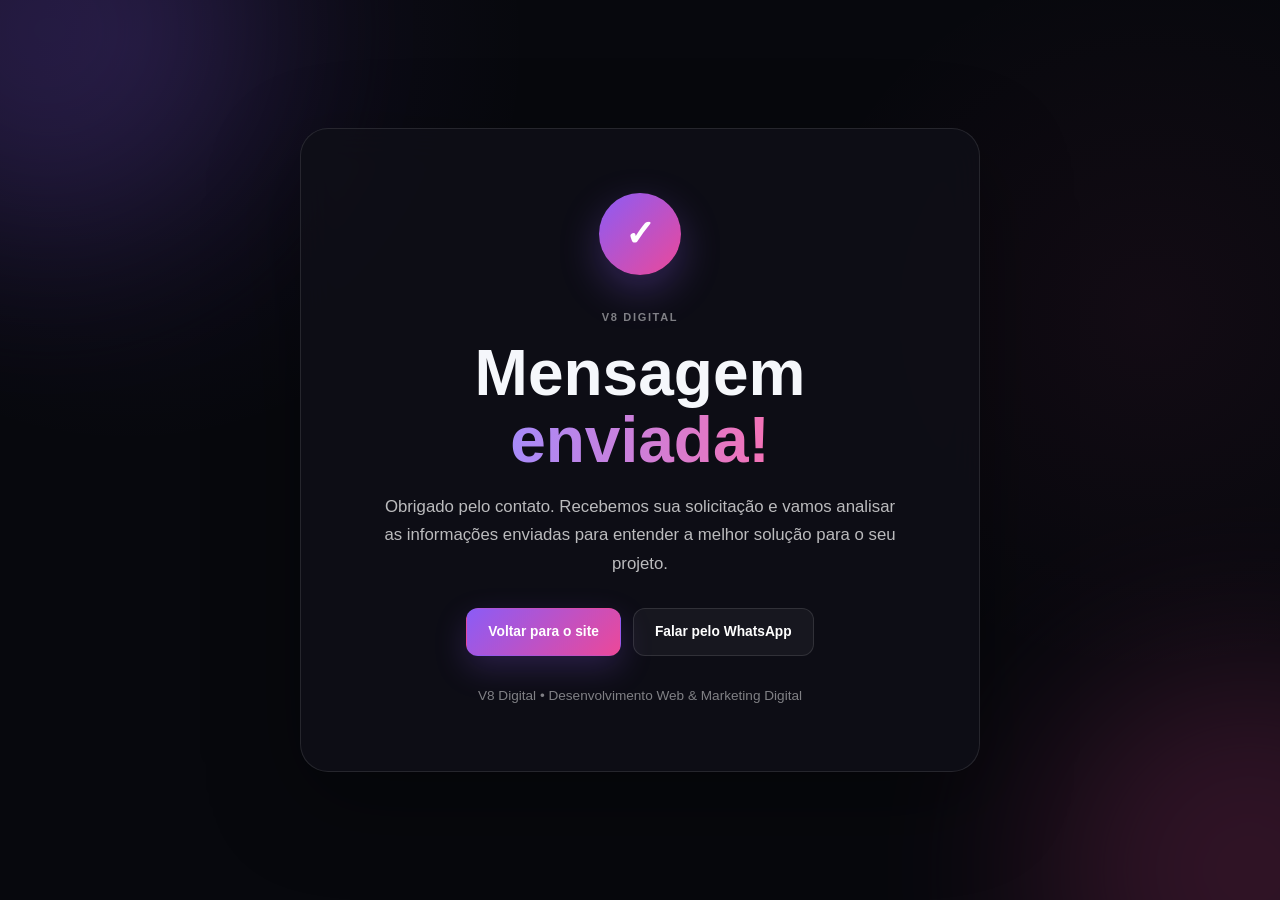
<file: obrigado.html>
<!DOCTYPE html>
<html lang="pt-BR">
<head>
  <meta charset="UTF-8">

  <meta
    name="viewport"
    content="width=device-width, initial-scale=1.0"
  >

  <title>Mensagem enviada | V8 Digital</title>

  <meta
    name="description"
    content="Sua mensagem foi enviada para a V8 Digital. Em breve entraremos em contato."
  >

  <meta
    name="robots"
    content="noindex, nofollow"
  >

  <meta
    name="theme-color"
    content="#08080d"
  >

  <!-- Favicon -->
  <link
    rel="icon"
    href="assets/logo/v8p.png"
  >

  <!-- CSS principal -->
  <link
    rel="stylesheet"
    href="css/style.css"
  >

  <link
    rel="stylesheet"
    href="css/responsive.css"
  >

  <style>
    /* =========================================
       PÁGINA OBRIGADO
       ========================================= */

    .thankyou-page {
      min-height: 100vh;

      display: flex;
      align-items: center;
      justify-content: center;

      padding: 40px 20px;

      position: relative;

      overflow: hidden;
    }

    /* =========================================
       EFEITOS DE FUNDO
       ========================================= */

    .thankyou-page::before,
    .thankyou-page::after {
      content: "";

      position: absolute;

      width: 420px;
      height: 420px;

      border-radius: 50%;

      filter: blur(90px);

      opacity: 0.18;

      pointer-events: none;
    }

    .thankyou-page::before {
      top: -180px;
      left: -160px;

      background: #8b5cf6;
    }

    .thankyou-page::after {
      right: -180px;
      bottom: -180px;

      background: #ec4899;
    }

    /* =========================================
       CARD
       ========================================= */

    .thankyou-card {
      width: min(680px, 100%);

      position: relative;

      z-index: 1;

      text-align: center;

      padding: clamp(32px, 6vw, 64px);

      border: 1px solid rgba(255, 255, 255, 0.10);

      border-radius: 28px;

      background: rgba(15, 15, 24, 0.82);

      backdrop-filter: blur(18px);
      -webkit-backdrop-filter: blur(18px);

      box-shadow:
        0 30px 90px rgba(0, 0, 0, 0.35);
    }

    /* =========================================
       ÍCONE
       ========================================= */

    .thankyou-icon {
      width: 82px;
      height: 82px;

      margin: 0 auto 28px;

      display: grid;
      place-items: center;

      border-radius: 50%;

      font-size: 36px;
      font-weight: 800;

      color: #ffffff;

      background:
        linear-gradient(
          135deg,
          #8b5cf6,
          #ec4899
        );

      box-shadow:
        0 15px 40px rgba(139, 92, 246, 0.30);
    }

    /* =========================================
       EYEBROW
       ========================================= */

    .thankyou-card .eyebrow {
      display: inline-block;

      margin-bottom: 14px;
    }

    /* =========================================
       TÍTULO
       ========================================= */

    .thankyou-card h1 {
      margin: 0 0 18px;

      font-size: clamp(2.2rem, 6vw, 4rem);

      line-height: 1.05;
    }

    .thankyou-card h1 span {
      background:
        linear-gradient(
          90deg,
          #a78bfa,
          #f472b6
        );

      -webkit-background-clip: text;
      background-clip: text;

      color: transparent;
    }

    /* =========================================
       TEXTO
       ========================================= */

    .thankyou-card p {
      max-width: 520px;

      margin: 0 auto 30px;

      color: rgba(255, 255, 255, 0.72);

      font-size: 1.05rem;

      line-height: 1.7;
    }

    /* =========================================
       BOTÕES
       ========================================= */

    .thankyou-actions {
      display: flex;

      justify-content: center;

      gap: 12px;

      flex-wrap: wrap;
    }

    /* =========================================
       RODAPÉ DA MENSAGEM
       ========================================= */

    .thankyou-note {
      margin-top: 28px !important;

      margin-bottom: 0 !important;

      font-size: 0.85rem !important;

      color: rgba(255, 255, 255, 0.48) !important;
    }

    /* =========================================
       MOBILE
       ========================================= */

    @media (max-width: 600px) {

      .thankyou-page {
        padding: 24px 16px;
      }

      .thankyou-card {
        padding: 36px 22px;
        border-radius: 22px;
      }

      .thankyou-icon {
        width: 72px;
        height: 72px;

        font-size: 30px;

        margin-bottom: 22px;
      }

      .thankyou-card h1 {
        font-size: 2.35rem;
      }

      .thankyou-card p {
        font-size: 0.98rem;
      }

      .thankyou-actions {
        flex-direction: column;
      }

      .thankyou-actions .btn {
        width: 100%;
      }
    }
  </style>
</head>

<body>

  <main class="thankyou-page">

    <section
      class="thankyou-card"
      aria-labelledby="thankyou-title"
    >

      <!-- Ícone de sucesso -->
      <div
        class="thankyou-icon"
        aria-hidden="true"
      >
        ✓
      </div>

      <!-- Marca -->
      <span class="eyebrow">
        V8 DIGITAL
      </span>

      <!-- Título -->
      <h1 id="thankyou-title">
        Mensagem
        <span>enviada!</span>
      </h1>

      <!-- Mensagem -->
      <p>
        Obrigado pelo contato.
        Recebemos sua solicitação e vamos analisar
        as informações enviadas para entender
        a melhor solução para o seu projeto.
      </p>

      <!-- Ações -->
      <div class="thankyou-actions">

        <!-- Voltar para o site -->
        <a
          href="https://v8digital.pages.dev/"
          class="btn btn-primary"
        >
          Voltar para o site
        </a>

        <!-- WhatsApp -->
        <a
          href="https://wa.me/54992756194?text=Olá%20V8%20Digital!%20Acabei%20de%20enviar%20uma%20solicitação%20pelo%20site."
          class="btn btn-secondary"
          target="_blank"
          rel="noopener noreferrer"
        >
          Falar pelo WhatsApp
        </a>

      </div>

      <!-- Identificação -->
      <p class="thankyou-note">
        V8 Digital • Desenvolvimento Web & Marketing Digital
      </p>

    </section>

  </main>

</body>
</html>
</file>
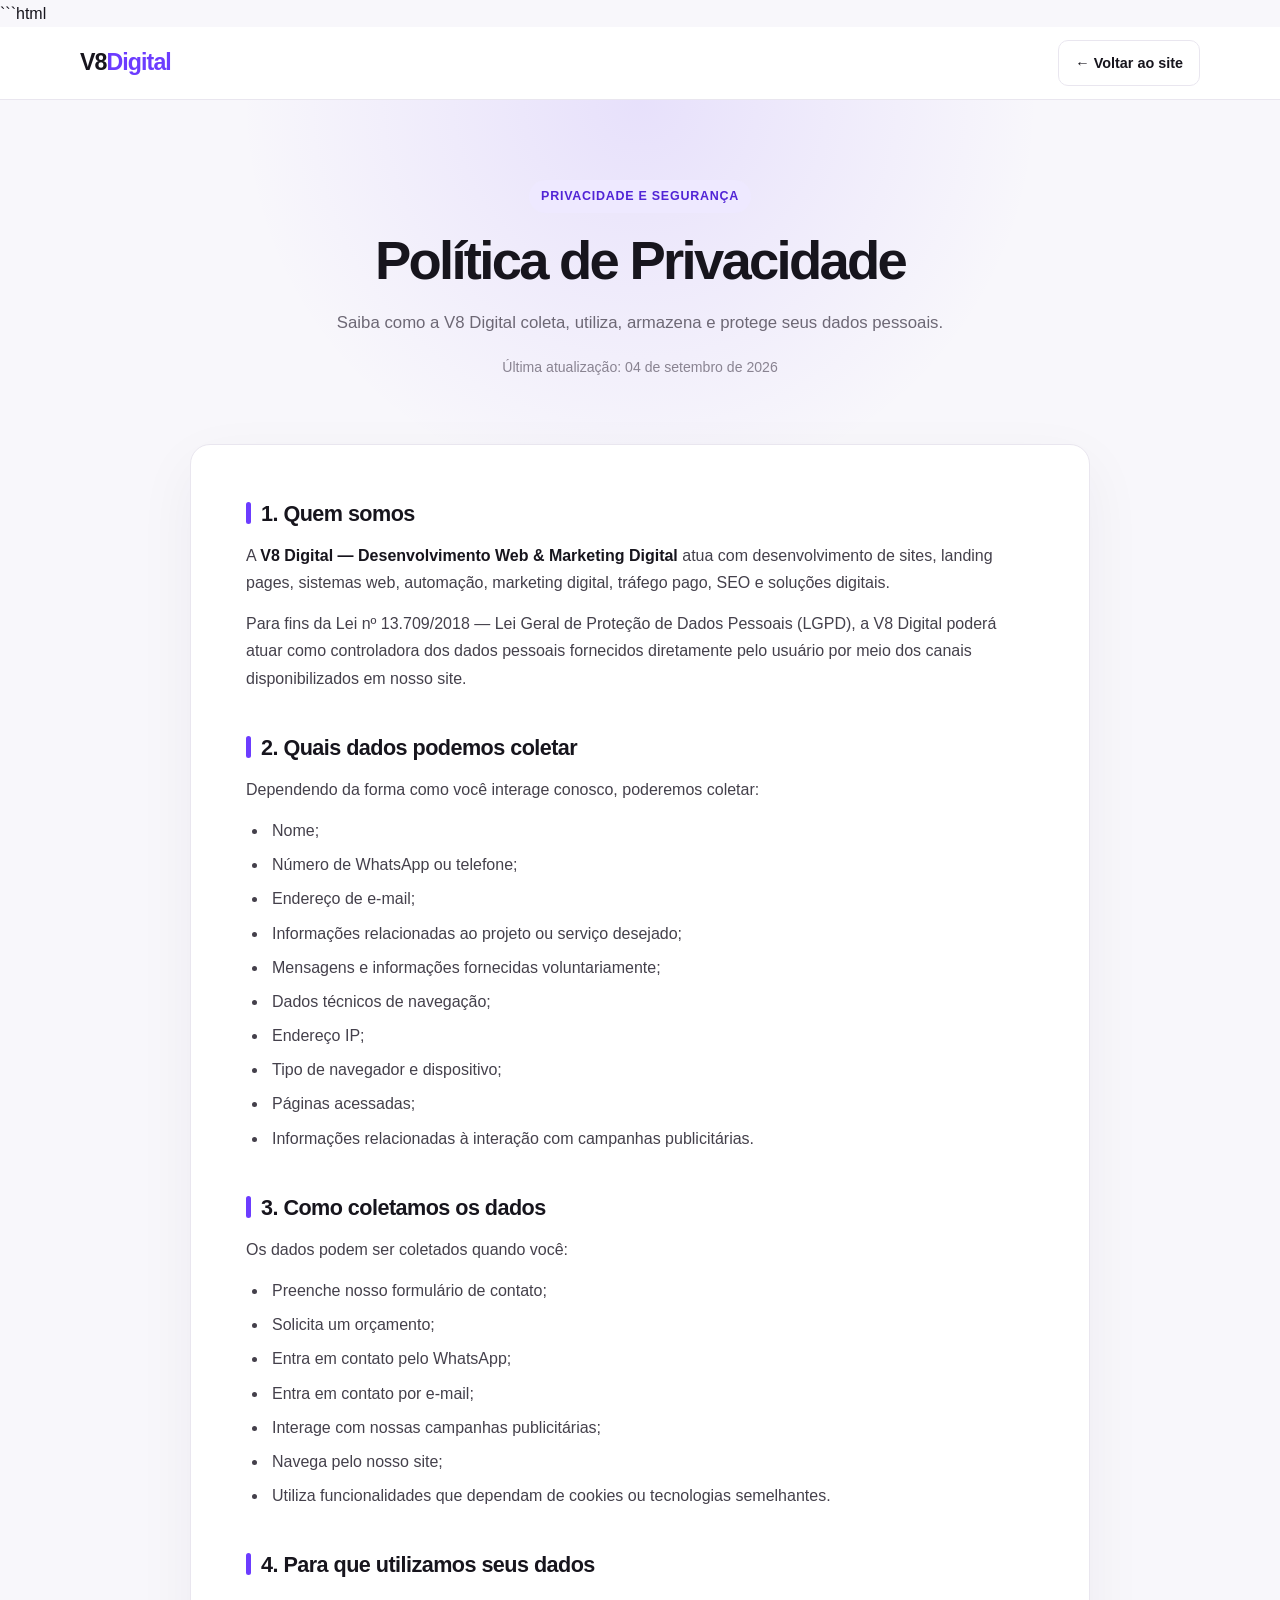
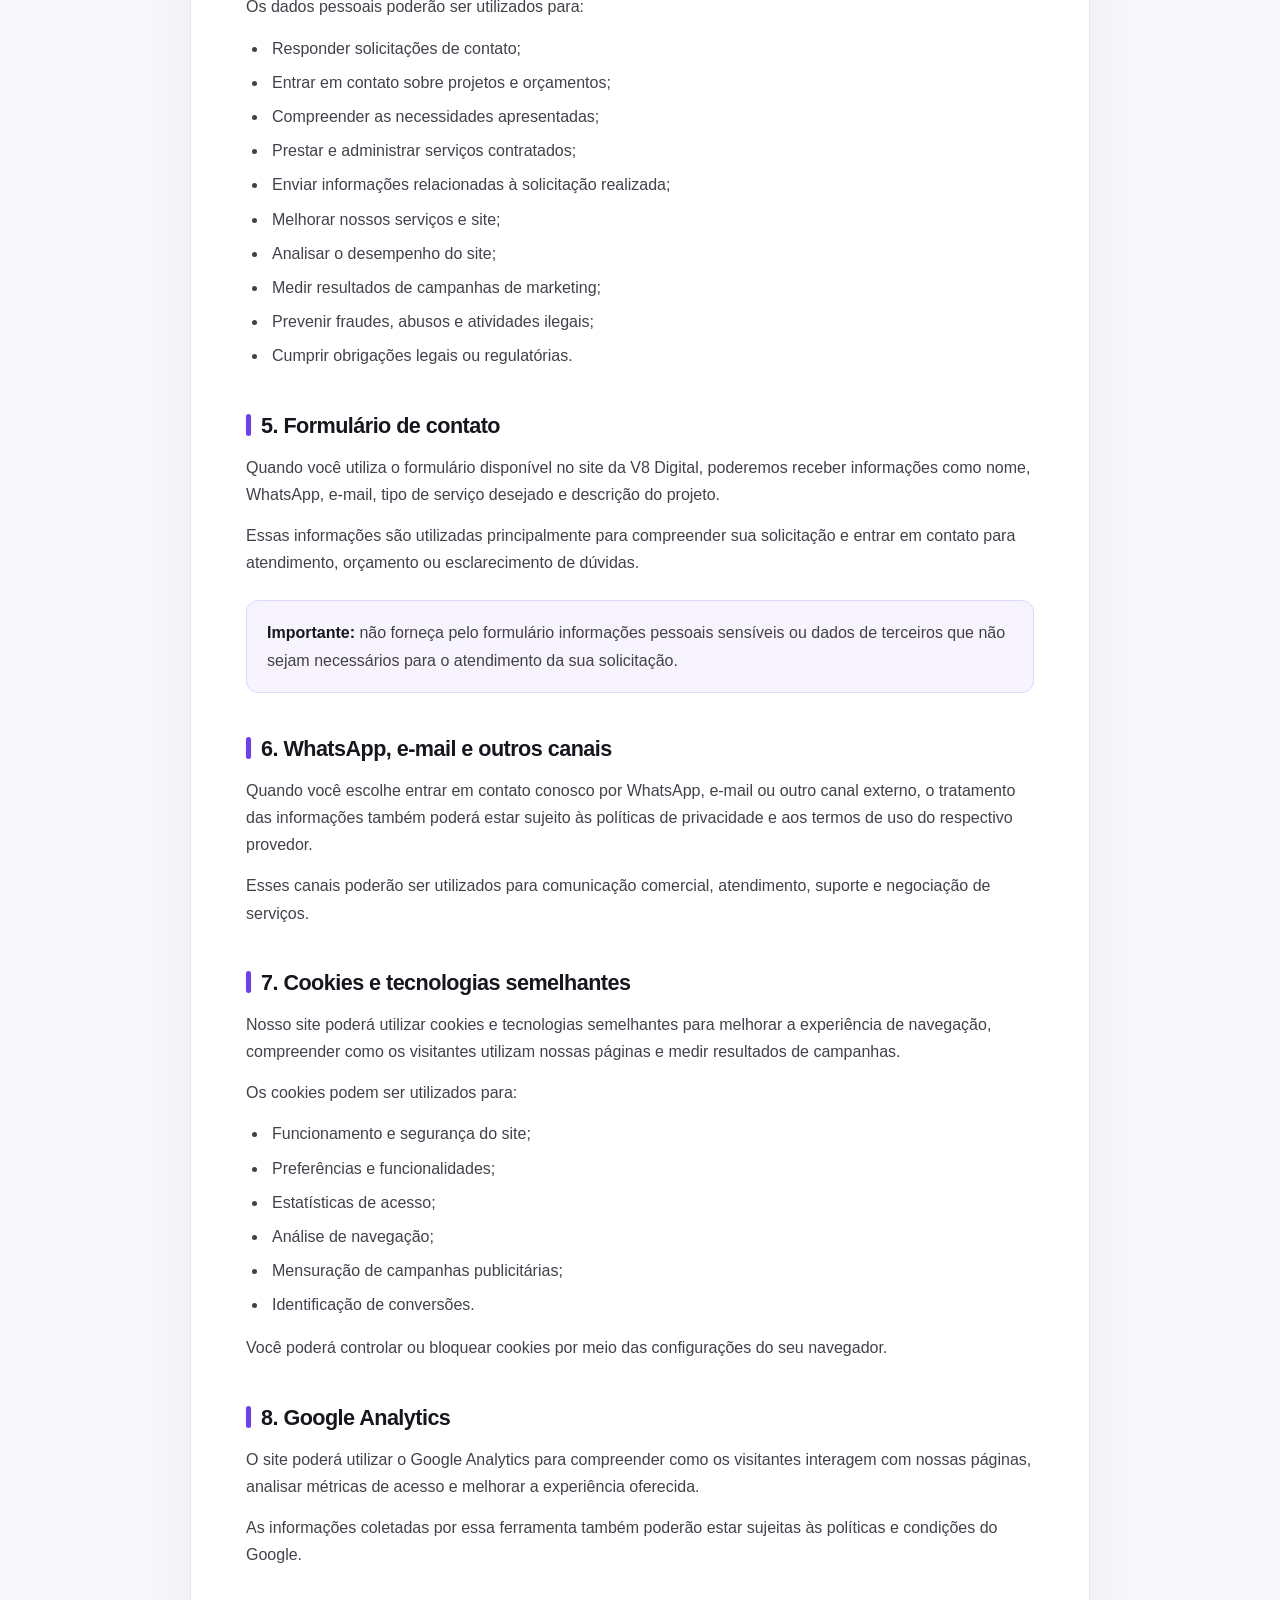
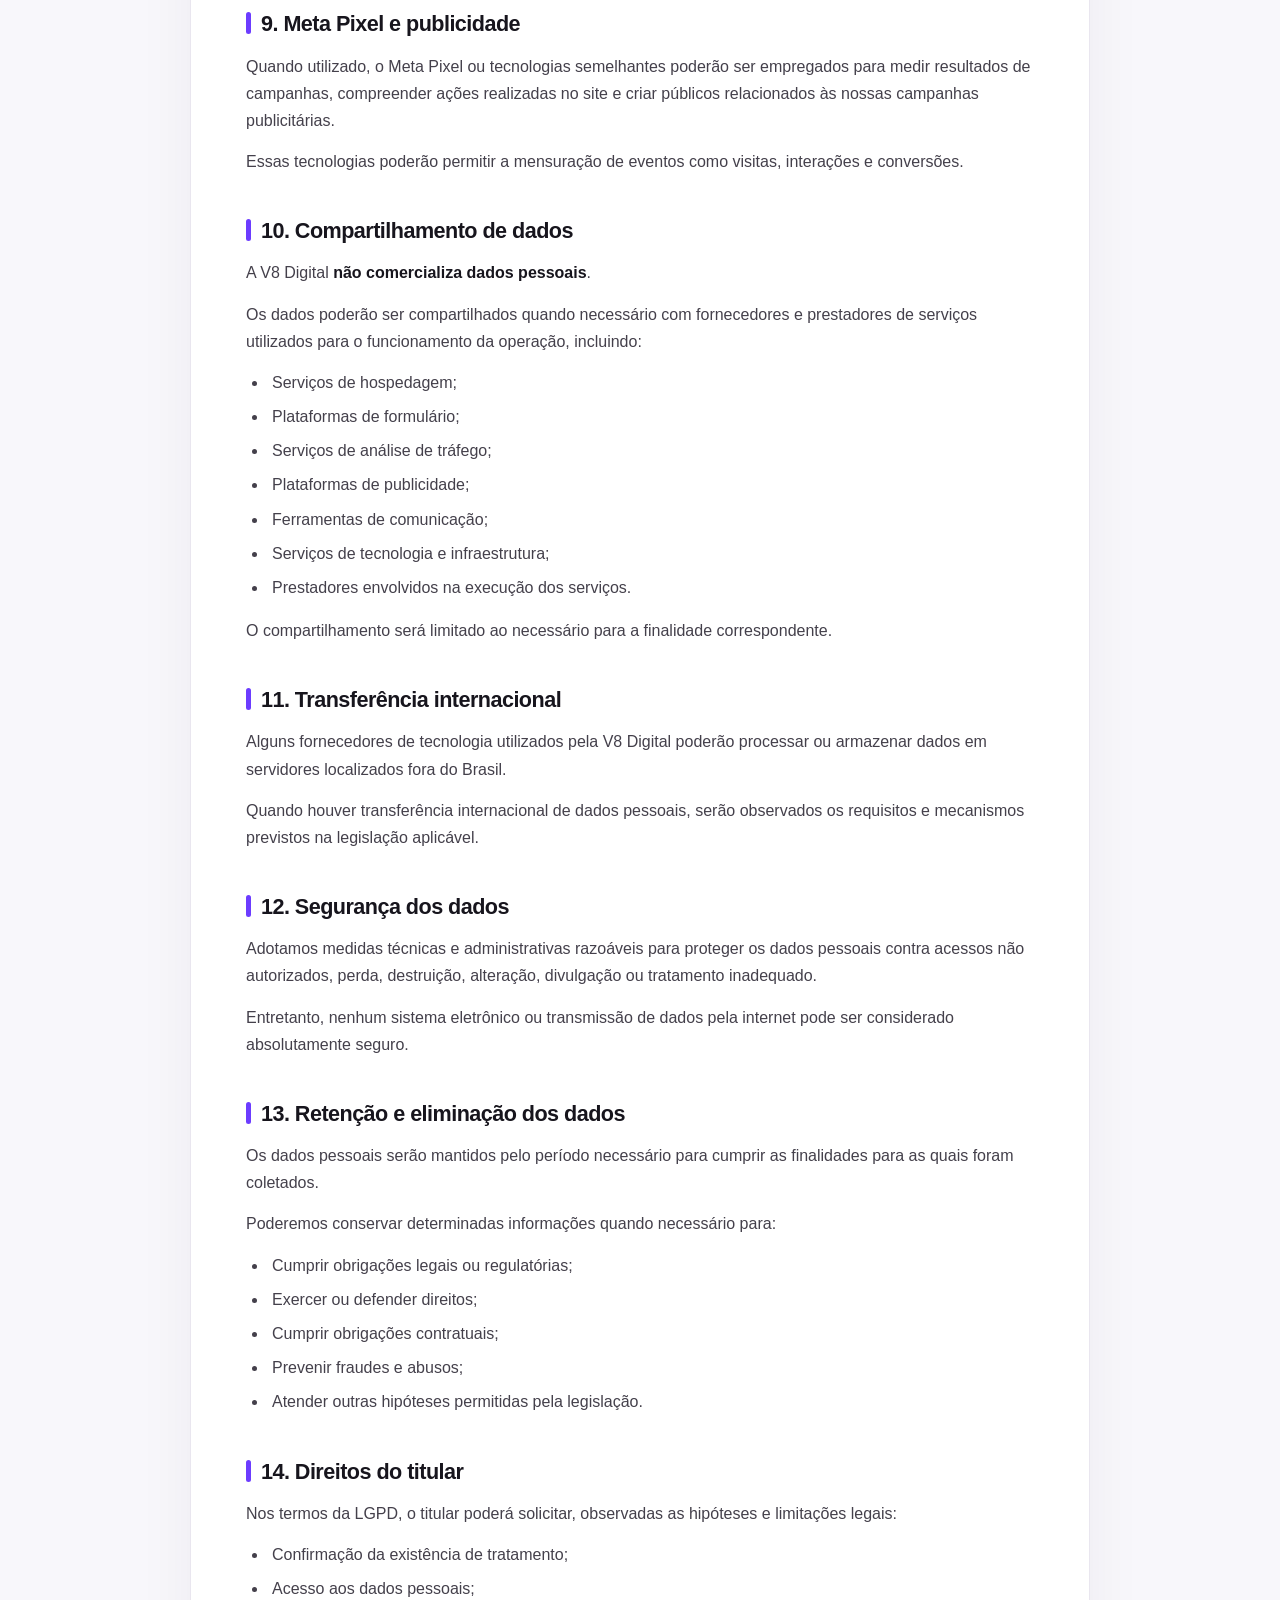
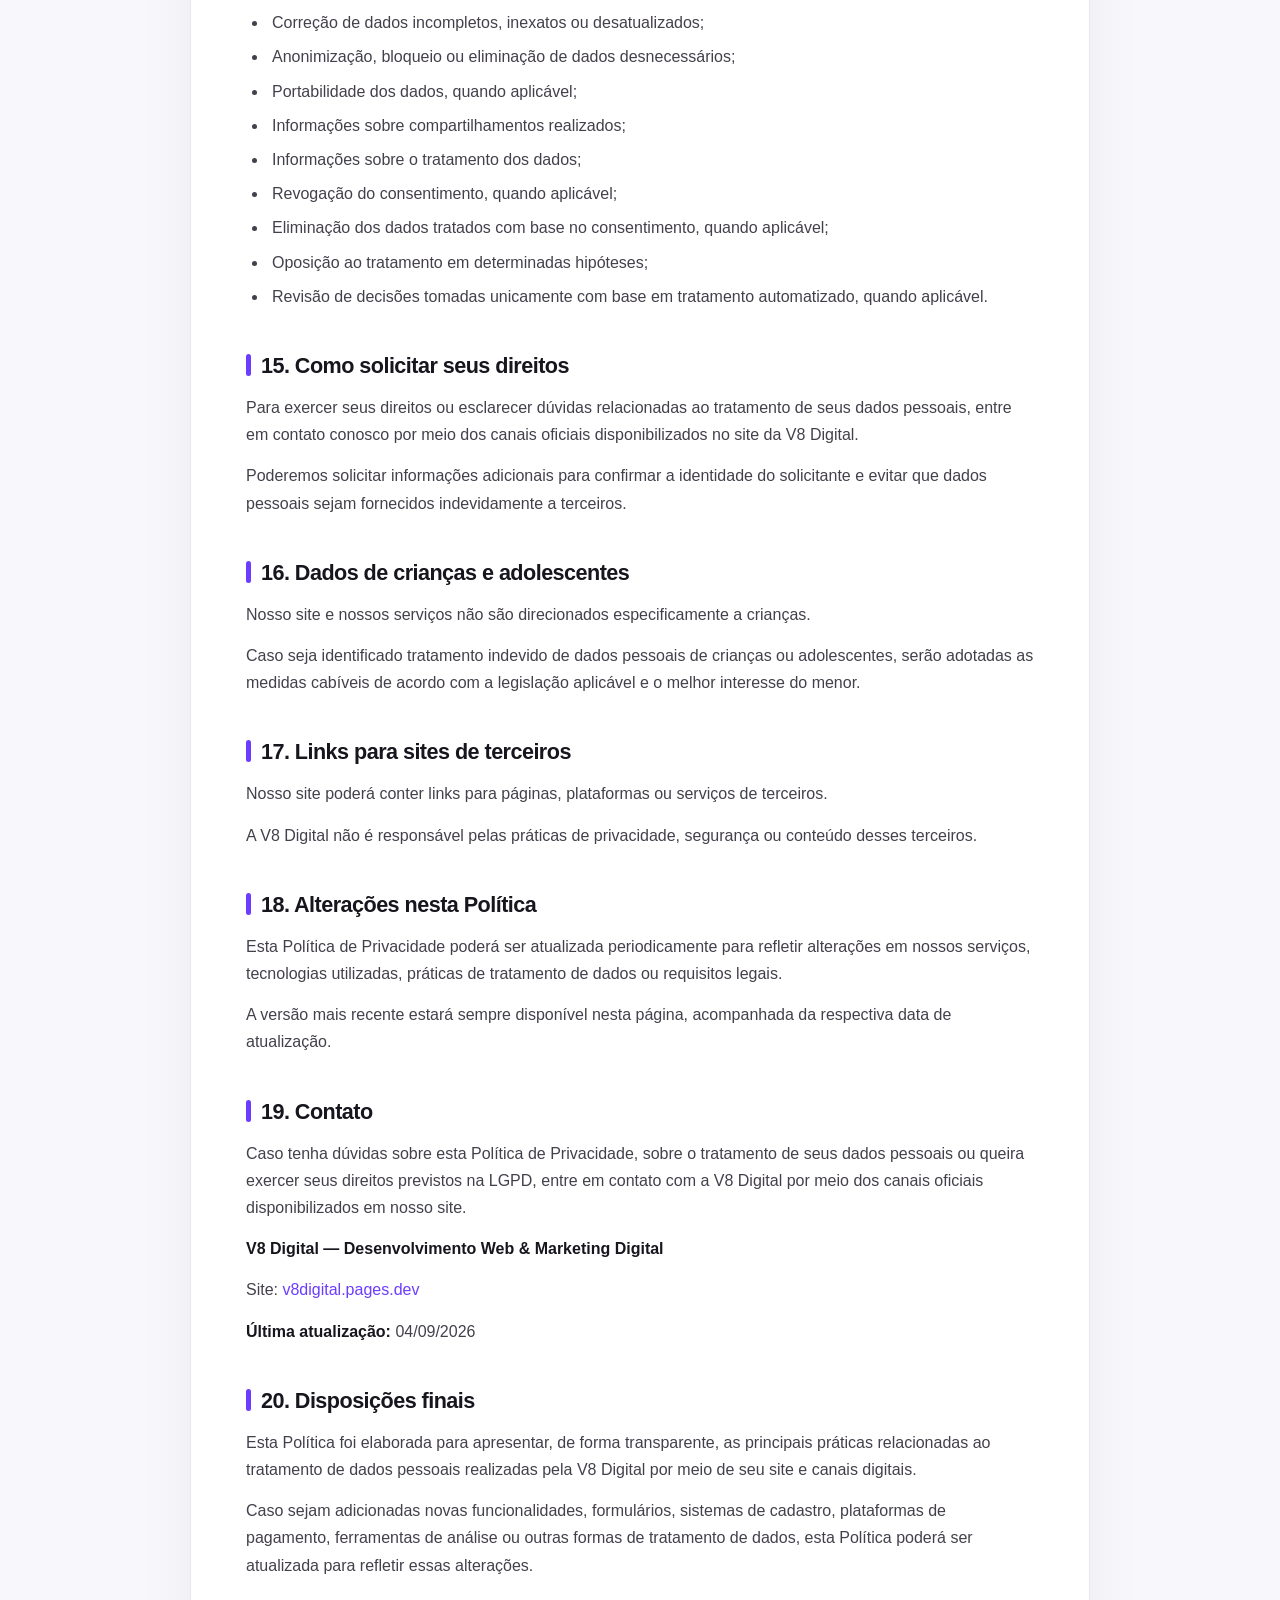
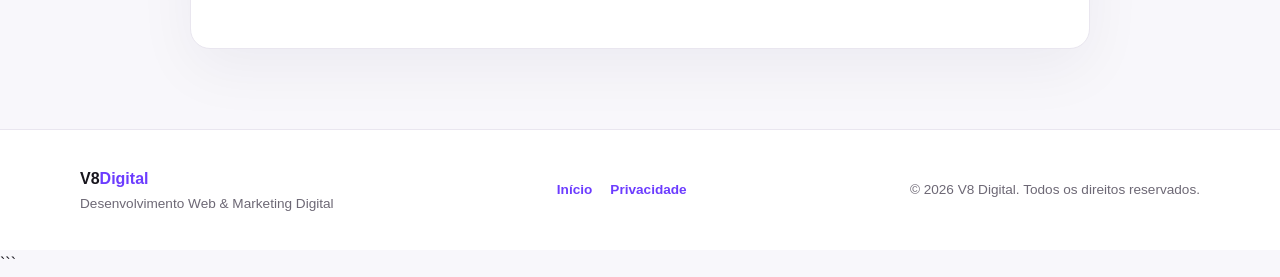
<file: politica-privacidade.html>
```html
<!DOCTYPE html>
<html lang="pt-BR">
<head>
    <meta charset="UTF-8">

    <meta
        name="viewport"
        content="width=device-width, initial-scale=1.0"
    >

    <title>Política de Privacidade | V8 Digital</title>

    <meta
        name="description"
        content="Política de Privacidade da V8 Digital. Saiba como coletamos, utilizamos, armazenamos e protegemos seus dados pessoais."
    >

    <meta name="robots" content="index, follow">

    <link rel="canonical" href="https://v8digital.pages.dev/politica-privacidade.html">

    <style>
        :root {
            --primary: #6c3cff;
            --primary-dark: #5124d6;
            --text: #17151d;
            --muted: #6d6875;
            --background: #f8f7fb;
            --surface: #ffffff;
            --border: #e9e6ef;
        }

        * {
            margin: 0;
            padding: 0;
            box-sizing: border-box;
        }

        html {
            scroll-behavior: smooth;
        }

        body {
            font-family:
                Inter,
                -apple-system,
                BlinkMacSystemFont,
                "Segoe UI",
                Roboto,
                Arial,
                sans-serif;

            background: var(--background);
            color: var(--text);
            line-height: 1.7;
        }

        a {
            color: var(--primary);
            text-decoration: none;
        }

        a:hover {
            text-decoration: underline;
        }

        /* HEADER */

        header {
            width: 100%;
            background: rgba(255, 255, 255, 0.95);
            border-bottom: 1px solid var(--border);
            position: sticky;
            top: 0;
            z-index: 100;
            backdrop-filter: blur(12px);
        }

        .header-container {
            width: min(1120px, calc(100% - 40px));
            margin: 0 auto;

            min-height: 72px;

            display: flex;
            align-items: center;
            justify-content: space-between;
            gap: 20px;
        }

        .logo {
            font-size: 1.45rem;
            font-weight: 800;
            letter-spacing: -0.04em;
            color: var(--text);
        }

        .logo span {
            color: var(--primary);
        }

        .back-link {
            display: inline-flex;
            align-items: center;
            gap: 8px;

            padding: 10px 16px;

            border: 1px solid var(--border);
            border-radius: 10px;

            color: var(--text);
            font-size: 0.9rem;
            font-weight: 600;

            transition:
                background 0.2s ease,
                border-color 0.2s ease,
                transform 0.2s ease;
        }

        .back-link:hover {
            background: #f5f2ff;
            border-color: #d8ceff;
            text-decoration: none;
            transform: translateY(-1px);
        }

        /* HERO */

        .hero {
            padding: 80px 20px 50px;
            text-align: center;

            background:
                radial-gradient(
                    circle at top,
                    rgba(108, 60, 255, 0.12),
                    transparent 55%
                );
        }

        .hero-container {
            width: min(850px, 100%);
            margin: 0 auto;
        }

        .badge {
            display: inline-block;

            padding: 6px 12px;
            margin-bottom: 18px;

            border-radius: 999px;

            background: #eee9ff;
            color: var(--primary-dark);

            font-size: 0.78rem;
            font-weight: 700;
            text-transform: uppercase;
            letter-spacing: 0.06em;
        }

        h1 {
            font-size: clamp(2rem, 5vw, 3.4rem);
            line-height: 1.1;
            letter-spacing: -0.05em;
            margin-bottom: 18px;
        }

        .hero-description {
            max-width: 700px;
            margin: 0 auto;

            color: var(--muted);
            font-size: 1.05rem;
        }

        .updated {
            margin-top: 18px;

            color: #898391;
            font-size: 0.88rem;
        }

        /* CONTENT */

        main {
            width: min(900px, calc(100% - 40px));
            margin: 0 auto 80px;
        }

        .policy {
            background: var(--surface);
            border: 1px solid var(--border);
            border-radius: 20px;

            padding: clamp(28px, 5vw, 55px);

            box-shadow:
                0 20px 60px rgba(20, 10, 50, 0.05);
        }

        .policy section + section {
            margin-top: 42px;
        }

        h2 {
            font-size: 1.35rem;
            line-height: 1.3;

            margin-bottom: 14px;

            letter-spacing: -0.025em;
        }

        h2::before {
            content: "";
            display: inline-block;

            width: 5px;
            height: 22px;

            margin-right: 10px;

            vertical-align: -3px;

            border-radius: 5px;

            background: var(--primary);
        }

        p {
            margin-bottom: 14px;
            color: #44404b;
        }

        ul {
            margin: 14px 0 16px 22px;
            color: #44404b;
        }

        li {
            margin-bottom: 7px;
            padding-left: 4px;
        }

        strong {
            color: var(--text);
        }

        .highlight {
            padding: 18px 20px;
            margin: 24px 0;

            border: 1px solid #ded6ff;
            border-radius: 12px;

            background: #f7f4ff;
        }

        .highlight p {
            margin: 0;
        }

        /* FOOTER */

        footer {
            border-top: 1px solid var(--border);
            background: #fff;

            padding: 35px 20px;
        }

        .footer-container {
            width: min(1120px, 100%);
            margin: 0 auto;

            display: flex;
            align-items: center;
            justify-content: space-between;
            gap: 20px;

            flex-wrap: wrap;
        }

        .footer-brand {
            font-weight: 800;
            color: var(--text);
        }

        .footer-brand span {
            color: var(--primary);
        }

        .footer-copy {
            color: var(--muted);
            font-size: 0.85rem;
        }

        .footer-links {
            display: flex;
            gap: 18px;
            flex-wrap: wrap;
        }

        .footer-links a {
            font-size: 0.85rem;
            font-weight: 600;
        }

        /* MOBILE */

        @media (max-width: 600px) {

            .header-container {
                width: min(100% - 28px, 1120px);
                min-height: 64px;
            }

            .logo {
                font-size: 1.25rem;
            }

            .back-link {
                padding: 8px 12px;
                font-size: 0.82rem;
            }

            .hero {
                padding: 60px 18px 35px;
            }

            main {
                width: min(100% - 24px, 900px);
            }

            .policy {
                padding: 25px 20px;
                border-radius: 15px;
            }

            .policy section + section {
                margin-top: 34px;
            }

            h2 {
                font-size: 1.2rem;
            }

            p,
            li {
                font-size: 0.94rem;
            }

            .footer-container {
                flex-direction: column;
                align-items: flex-start;
            }
        }
    </style>
</head>

<body>

    <!-- HEADER -->

    <header>
        <div class="header-container">

            <a
                href="/"
                class="logo"
                aria-label="V8 Digital - Página inicial"
            >
                V8<span>Digital</span>
            </a>

            <a
                href="/"
                class="back-link"
            >
                ← Voltar ao site
            </a>

        </div>
    </header>


    <!-- HERO -->

    <section class="hero">

        <div class="hero-container">

            <span class="badge">
                Privacidade e Segurança
            </span>

            <h1>
                Política de Privacidade
            </h1>

            <p class="hero-description">
                Saiba como a V8 Digital coleta, utiliza,
                armazena e protege seus dados pessoais.
            </p>

            <p class="updated">
                Última atualização: 04 de setembro de 2026
            </p>

        </div>

    </section>


    <!-- CONTEÚDO -->

    <main>

        <article class="policy">

            <section>
                <h2>1. Quem somos</h2>

                <p>
                    A <strong>V8 Digital — Desenvolvimento Web &
                    Marketing Digital</strong> atua com desenvolvimento
                    de sites, landing pages, sistemas web, automação,
                    marketing digital, tráfego pago, SEO e soluções
                    digitais.
                </p>

                <p>
                    Para fins da Lei nº 13.709/2018 — Lei Geral de
                    Proteção de Dados Pessoais (LGPD), a V8 Digital
                    poderá atuar como controladora dos dados pessoais
                    fornecidos diretamente pelo usuário por meio dos
                    canais disponibilizados em nosso site.
                </p>
            </section>


            <section>
                <h2>2. Quais dados podemos coletar</h2>

                <p>
                    Dependendo da forma como você interage conosco,
                    poderemos coletar:
                </p>

                <ul>
                    <li>Nome;</li>
                    <li>Número de WhatsApp ou telefone;</li>
                    <li>Endereço de e-mail;</li>
                    <li>Informações relacionadas ao projeto ou serviço desejado;</li>
                    <li>Mensagens e informações fornecidas voluntariamente;</li>
                    <li>Dados técnicos de navegação;</li>
                    <li>Endereço IP;</li>
                    <li>Tipo de navegador e dispositivo;</li>
                    <li>Páginas acessadas;</li>
                    <li>Informações relacionadas à interação com campanhas publicitárias.</li>
                </ul>
            </section>


            <section>
                <h2>3. Como coletamos os dados</h2>

                <p>
                    Os dados podem ser coletados quando você:
                </p>

                <ul>
                    <li>Preenche nosso formulário de contato;</li>
                    <li>Solicita um orçamento;</li>
                    <li>Entra em contato pelo WhatsApp;</li>
                    <li>Entra em contato por e-mail;</li>
                    <li>Interage com nossas campanhas publicitárias;</li>
                    <li>Navega pelo nosso site;</li>
                    <li>Utiliza funcionalidades que dependam de cookies ou tecnologias semelhantes.</li>
                </ul>
            </section>


            <section>
                <h2>4. Para que utilizamos seus dados</h2>

                <p>
                    Os dados pessoais poderão ser utilizados para:
                </p>

                <ul>
                    <li>Responder solicitações de contato;</li>
                    <li>Entrar em contato sobre projetos e orçamentos;</li>
                    <li>Compreender as necessidades apresentadas;</li>
                    <li>Prestar e administrar serviços contratados;</li>
                    <li>Enviar informações relacionadas à solicitação realizada;</li>
                    <li>Melhorar nossos serviços e site;</li>
                    <li>Analisar o desempenho do site;</li>
                    <li>Medir resultados de campanhas de marketing;</li>
                    <li>Prevenir fraudes, abusos e atividades ilegais;</li>
                    <li>Cumprir obrigações legais ou regulatórias.</li>
                </ul>
            </section>


            <section>
                <h2>5. Formulário de contato</h2>

                <p>
                    Quando você utiliza o formulário disponível no
                    site da V8 Digital, poderemos receber informações
                    como nome, WhatsApp, e-mail, tipo de serviço
                    desejado e descrição do projeto.
                </p>

                <p>
                    Essas informações são utilizadas principalmente
                    para compreender sua solicitação e entrar em
                    contato para atendimento, orçamento ou
                    esclarecimento de dúvidas.
                </p>

                <div class="highlight">
                    <p>
                        <strong>Importante:</strong> não forneça pelo
                        formulário informações pessoais sensíveis ou
                        dados de terceiros que não sejam necessários
                        para o atendimento da sua solicitação.
                    </p>
                </div>
            </section>


            <section>
                <h2>6. WhatsApp, e-mail e outros canais</h2>

                <p>
                    Quando você escolhe entrar em contato conosco
                    por WhatsApp, e-mail ou outro canal externo,
                    o tratamento das informações também poderá
                    estar sujeito às políticas de privacidade e
                    aos termos de uso do respectivo provedor.
                </p>

                <p>
                    Esses canais poderão ser utilizados para
                    comunicação comercial, atendimento, suporte
                    e negociação de serviços.
                </p>
            </section>


            <section>
                <h2>7. Cookies e tecnologias semelhantes</h2>

                <p>
                    Nosso site poderá utilizar cookies e tecnologias
                    semelhantes para melhorar a experiência de
                    navegação, compreender como os visitantes
                    utilizam nossas páginas e medir resultados
                    de campanhas.
                </p>

                <p>
                    Os cookies podem ser utilizados para:
                </p>

                <ul>
                    <li>Funcionamento e segurança do site;</li>
                    <li>Preferências e funcionalidades;</li>
                    <li>Estatísticas de acesso;</li>
                    <li>Análise de navegação;</li>
                    <li>Mensuração de campanhas publicitárias;</li>
                    <li>Identificação de conversões.</li>
                </ul>

                <p>
                    Você poderá controlar ou bloquear cookies por
                    meio das configurações do seu navegador.
                </p>
            </section>


            <section>
                <h2>8. Google Analytics</h2>

                <p>
                    O site poderá utilizar o Google Analytics para
                    compreender como os visitantes interagem com
                    nossas páginas, analisar métricas de acesso e
                    melhorar a experiência oferecida.
                </p>

                <p>
                    As informações coletadas por essa ferramenta
                    também poderão estar sujeitas às políticas e
                    condições do Google.
                </p>
            </section>


            <section>
                <h2>9. Meta Pixel e publicidade</h2>

                <p>
                    Quando utilizado, o Meta Pixel ou tecnologias
                    semelhantes poderão ser empregados para medir
                    resultados de campanhas, compreender ações
                    realizadas no site e criar públicos relacionados
                    às nossas campanhas publicitárias.
                </p>

                <p>
                    Essas tecnologias poderão permitir a mensuração
                    de eventos como visitas, interações e conversões.
                </p>
            </section>


            <section>
                <h2>10. Compartilhamento de dados</h2>

                <p>
                    A V8 Digital <strong>não comercializa dados pessoais</strong>.
                </p>

                <p>
                    Os dados poderão ser compartilhados quando
                    necessário com fornecedores e prestadores de
                    serviços utilizados para o funcionamento da
                    operação, incluindo:
                </p>

                <ul>
                    <li>Serviços de hospedagem;</li>
                    <li>Plataformas de formulário;</li>
                    <li>Serviços de análise de tráfego;</li>
                    <li>Plataformas de publicidade;</li>
                    <li>Ferramentas de comunicação;</li>
                    <li>Serviços de tecnologia e infraestrutura;</li>
                    <li>Prestadores envolvidos na execução dos serviços.</li>
                </ul>

                <p>
                    O compartilhamento será limitado ao necessário
                    para a finalidade correspondente.
                </p>
            </section>


            <section>
                <h2>11. Transferência internacional</h2>

                <p>
                    Alguns fornecedores de tecnologia utilizados
                    pela V8 Digital poderão processar ou armazenar
                    dados em servidores localizados fora do Brasil.
                </p>

                <p>
                    Quando houver transferência internacional de
                    dados pessoais, serão observados os requisitos
                    e mecanismos previstos na legislação aplicável.
                </p>
            </section>


            <section>
                <h2>12. Segurança dos dados</h2>

                <p>
                    Adotamos medidas técnicas e administrativas
                    razoáveis para proteger os dados pessoais contra
                    acessos não autorizados, perda, destruição,
                    alteração, divulgação ou tratamento inadequado.
                </p>

                <p>
                    Entretanto, nenhum sistema eletrônico ou
                    transmissão de dados pela internet pode ser
                    considerado absolutamente seguro.
                </p>
            </section>


            <section>
                <h2>13. Retenção e eliminação dos dados</h2>

                <p>
                    Os dados pessoais serão mantidos pelo período
                    necessário para cumprir as finalidades para as
                    quais foram coletados.
                </p>

                <p>
                    Poderemos conservar determinadas informações
                    quando necessário para:
                </p>

                <ul>
                    <li>Cumprir obrigações legais ou regulatórias;</li>
                    <li>Exercer ou defender direitos;</li>
                    <li>Cumprir obrigações contratuais;</li>
                    <li>Prevenir fraudes e abusos;</li>
                    <li>Atender outras hipóteses permitidas pela legislação.</li>
                </ul>
            </section>


            <section>
                <h2>14. Direitos do titular</h2>

                <p>
                    Nos termos da LGPD, o titular poderá solicitar,
                    observadas as hipóteses e limitações legais:
                </p>

                <ul>
                    <li>Confirmação da existência de tratamento;</li>
                    <li>Acesso aos dados pessoais;</li>
                    <li>Correção de dados incompletos, inexatos ou desatualizados;</li>
                    <li>Anonimização, bloqueio ou eliminação de dados desnecessários;</li>
                    <li>Portabilidade dos dados, quando aplicável;</li>
                    <li>Informações sobre compartilhamentos realizados;</li>
                    <li>Informações sobre o tratamento dos dados;</li>
                    <li>Revogação do consentimento, quando aplicável;</li>
                    <li>Eliminação dos dados tratados com base no consentimento, quando aplicável;</li>
                    <li>Oposição ao tratamento em determinadas hipóteses;</li>
                    <li>Revisão de decisões tomadas unicamente com base em tratamento automatizado, quando aplicável.</li>
                </ul>
            </section>


            <section>
                <h2>15. Como solicitar seus direitos</h2>

                <p>
                    Para exercer seus direitos ou esclarecer dúvidas
                    relacionadas ao tratamento de seus dados pessoais,
                    entre em contato conosco por meio dos canais
                    oficiais disponibilizados no site da V8 Digital.
                </p>

                <p>
                    Poderemos solicitar informações adicionais para
                    confirmar a identidade do solicitante e evitar
                    que dados pessoais sejam fornecidos indevidamente
                    a terceiros.
                </p>
            </section>


            <section>
                <h2>16. Dados de crianças e adolescentes</h2>

                <p>
                    Nosso site e nossos serviços não são direcionados
                    especificamente a crianças.
                </p>

                <p>
                    Caso seja identificado tratamento indevido de
                    dados pessoais de crianças ou adolescentes,
                    serão adotadas as medidas cabíveis de acordo
                    com a legislação aplicável e o melhor interesse
                    do menor.
                </p>
            </section>


            <section>
                <h2>17. Links para sites de terceiros</h2>

                <p>
                    Nosso site poderá conter links para páginas,
                    plataformas ou serviços de terceiros.
                </p>

                <p>
                    A V8 Digital não é responsável pelas práticas
                    de privacidade, segurança ou conteúdo desses
                    terceiros.
                </p>
            </section>


            <section>
                <h2>18. Alterações nesta Política</h2>

                <p>
                    Esta Política de Privacidade poderá ser
                    atualizada periodicamente para refletir
                    alterações em nossos serviços, tecnologias
                    utilizadas, práticas de tratamento de dados
                    ou requisitos legais.
                </p>

                <p>
                    A versão mais recente estará sempre disponível
                    nesta página, acompanhada da respectiva data
                    de atualização.
                </p>
            </section>


            <section>
                <h2>19. Contato</h2>

                <p>
                    Caso tenha dúvidas sobre esta Política de
                    Privacidade, sobre o tratamento de seus dados
                    pessoais ou queira exercer seus direitos
                    previstos na LGPD, entre em contato com a
                    V8 Digital por meio dos canais oficiais
                    disponibilizados em nosso site.
                </p>

                <p>
                    <strong>V8 Digital — Desenvolvimento Web &
                    Marketing Digital</strong>
                </p>

                <p>
                    Site:
                    <a href="https://v8digital.pages.dev/">
                        v8digital.pages.dev
                    </a>
                </p>

                <p>
                    <strong>Última atualização:</strong>
                    04/09/2026
                </p>
            </section>


            <section>
                <h2>20. Disposições finais</h2>

                <p>
                    Esta Política foi elaborada para apresentar,
                    de forma transparente, as principais práticas
                    relacionadas ao tratamento de dados pessoais
                    realizadas pela V8 Digital por meio de seu site
                    e canais digitais.
                </p>

                <p>
                    Caso sejam adicionadas novas funcionalidades,
                    formulários, sistemas de cadastro, plataformas
                    de pagamento, ferramentas de análise ou outras
                    formas de tratamento de dados, esta Política
                    poderá ser atualizada para refletir essas
                    alterações.
                </p>
            </section>

        </article>

    </main>


    <!-- FOOTER -->

    <footer>

        <div class="footer-container">

            <div>
                <div class="footer-brand">
                    V8<span>Digital</span>
                </div>

                <div class="footer-copy">
                    Desenvolvimento Web & Marketing Digital
                </div>
            </div>

            <nav class="footer-links">

                <a href="/">
                    Início
                </a>

                <a href="/politica-privacidade.html"
                   aria-current="page">
                    Privacidade
                </a>

            </nav>

            <div class="footer-copy">
                © 2026 V8 Digital. Todos os direitos reservados.
            </div>

        </div>

    </footer>

</body>
</html>
```
</file>
<file: css/style.css>
/* =========================================================
   V8 DIGITAL — STYLE.CSS
   Portfólio profissional
   ========================================================= */

:root {
  --bg: #07080d;
  --bg-soft: #0b0d14;
  --bg-card: #10121a;
  --bg-card-hover: #141722;

  --white: #ffffff;
  --text: #f5f7fb;
  --text-soft: rgba(245, 247, 251, 0.72);
  --text-muted: rgba(245, 247, 251, 0.48);

  --primary: #8b5cf6;
  --primary-light: #a78bfa;
  --secondary: #ec4899;

  --cyan: #00d9ff;
  --whatsapp: #25d366;

  --gradient: linear-gradient(
    135deg,
    #8b5cf6 0%,
    #ec4899 100%
  );

  --gradient-soft: linear-gradient(
    135deg,
    rgba(139, 92, 246, 0.18),
    rgba(236, 72, 153, 0.08)
  );

  --border: rgba(255, 255, 255, 0.08);
  --border-hover: rgba(255, 255, 255, 0.17);

  --radius-sm: 10px;
  --radius: 20px;
  --radius-lg: 28px;

  --container: 1180px;

  --transition: 0.3s ease;
}


/* =========================================================
   RESET
   ========================================================= */

* {
  margin: 0;
  padding: 0;
  box-sizing: border-box;
}

html {
  scroll-behavior: smooth;
  scroll-padding-top: 90px;
}

body {
  min-height: 100vh;

  background:
    radial-gradient(
      circle at 10% 5%,
      rgba(139, 92, 246, 0.08),
      transparent 28%
    ),
    radial-gradient(
      circle at 90% 35%,
      rgba(236, 72, 153, 0.05),
      transparent 28%
    ),
    var(--bg);

  color: var(--text);

  font-family:
    Inter,
    -apple-system,
    BlinkMacSystemFont,
    "Segoe UI",
    Roboto,
    Arial,
    sans-serif;

  line-height: 1.6;

  overflow-x: hidden;
}

body.menu-open,
body.modal-open {
  overflow: hidden;
}

img {
  display: block;
  max-width: 100%;
}

button,
input,
textarea,
select {
  font: inherit;
}

button {
  border: 0;
}

a {
  color: inherit;
  text-decoration: none;
}

::selection {
  background: rgba(139, 92, 246, 0.35);
  color: #fff;
}


/* =========================================================
   CONTAINER
   ========================================================= */

.container {
  width: min(
    calc(100% - 40px),
    var(--container)
  );

  margin-inline: auto;
}


/* =========================================================
   HEADER
   ========================================================= */

.site-header {
  position: fixed;

  top: 0;
  left: 0;

  width: 100%;

  z-index: 1000;

  border-bottom:
    1px solid
    rgba(255, 255, 255, 0.055);

  background:
    rgba(7, 8, 13, 0.68);

  backdrop-filter:
    blur(18px);

  -webkit-backdrop-filter:
    blur(18px);

  transition:
    background var(--transition),
    box-shadow var(--transition),
    border-color var(--transition);
}

.site-header.scrolled {
  background:
    rgba(7, 8, 13, 0.95);

  border-color:
    rgba(255, 255, 255, 0.08);

  box-shadow:
    0 12px 40px
    rgba(0, 0, 0, 0.24);
}

.nav-container {
  min-height: 76px;

  display: flex;

  align-items: center;

  justify-content: space-between;
}


/* =========================================================
   LOGO
   ========================================================= */

.logo {
  display: inline-flex;

  align-items: center;

  gap: 10px;

  font-weight: 800;
}

.logo-img {
  width: 42px;
  height: 42px;

  object-fit: contain;

  border-radius: 10px;

  filter:
    drop-shadow(0 6px 18px rgba(139, 92, 246, 0.35));
}

.logo-text {
  font-size: 1.05rem;

  letter-spacing: -0.03em;
}


/* =========================================================
   NAVEGAÇÃO
   ========================================================= */

.main-nav {
  display: flex;

  align-items: center;

  gap: 28px;
}

.main-nav a {
  position: relative;

  color:
    rgba(255, 255, 255, 0.64);

  font-size: 0.86rem;

  font-weight: 500;

  transition:
    color var(--transition);
}

.main-nav a:hover {
  color: #fff;
}

.main-nav a:not(.nav-cta)::after {
  content: "";

  position: absolute;

  left: 0;
  bottom: -7px;

  width: 0;
  height: 2px;

  border-radius: 10px;

  background: var(--gradient);

  transition:
    width var(--transition);
}

.main-nav a:not(.nav-cta):hover::after {
  width: 100%;
}

.nav-cta {
  padding:
    10px 18px;

  border:
    1px solid
    rgba(255, 255, 255, 0.11);

  border-radius: 999px;

  background:
    rgba(255, 255, 255, 0.05);

  color: #fff !important;
}

.nav-cta:hover {
  background:
    rgba(255, 255, 255, 0.09);
}


/* =========================================================
   MENU MOBILE
   ========================================================= */

.menu-toggle {
  display: none;

  width: 44px;
  height: 44px;

  border:
    1px solid
    rgba(255, 255, 255, 0.10);

  border-radius: 12px;

  background:
    rgba(255, 255, 255, 0.04);

  cursor: pointer;
}

.menu-toggle span {
  display: block;

  width: 20px;
  height: 2px;

  margin: 4px auto;

  border-radius: 10px;

  background: #fff;
}


/* =========================================================
   HERO
   ========================================================= */

.hero {
  min-height: 100vh;

  padding:
    145px 0 90px;

  display: flex;

  align-items: center;

  position: relative;

  overflow: hidden;
}

.hero::before {
  content: "";

  position: absolute;

  width: 720px;
  height: 720px;

  top: -340px;
  right: -230px;

  border-radius: 50%;

  background:
    radial-gradient(
      circle,
      rgba(139, 92, 246, 0.15),
      transparent 68%
    );

  pointer-events: none;
}

.hero::after {
  content: "";

  position: absolute;

  width: 500px;
  height: 500px;

  bottom: -300px;
  left: -220px;

  border-radius: 50%;

  background:
    radial-gradient(
      circle,
      rgba(236, 72, 153, 0.07),
      transparent 68%
    );

  pointer-events: none;
}

.hero-content {
  position: relative;

  z-index: 2;

  display: grid;

  grid-template-columns:
    minmax(0, 1.15fr)
    minmax(320px, 0.85fr);

  gap: 70px;

  align-items: center;
}

.hero-copy {
  max-width: 730px;
}

.eyebrow {
  display: inline-flex;

  align-items: center;

  gap: 9px;

  margin-bottom: 20px;

  color:
    rgba(255, 255, 255, 0.48);

  font-size: 0.69rem;

  font-weight: 800;

  letter-spacing: 0.15em;

  text-transform: uppercase;
}

.eyebrow::before {
  content: "";

  width: 27px;
  height: 2px;

  border-radius: 10px;

  background: var(--gradient);
}

.hero h1 {
  margin-bottom: 24px;

  font-size:
    clamp(
      3rem,
      7vw,
      6.3rem
    );

  line-height: 0.96;

  letter-spacing: -0.07em;
}

.hero h1 span {
  display: block;

  background:
    linear-gradient(
      90deg,
      #ffffff 0%,
      #a78bfa 55%,
      #f472b6 100%
    );

  -webkit-background-clip: text;
  background-clip: text;

  color: transparent;
}

.hero p {
  max-width: 680px;

  margin-bottom: 32px;

  color: var(--text-soft);

  font-size: 1.04rem;

  line-height: 1.85;
}


/* =========================================================
   BOTÕES
   ========================================================= */

.btn {
  min-height: 48px;

  display: inline-flex;

  align-items: center;

  justify-content: center;

  gap: 8px;

  padding:
    12px 21px;

  border:
    1px solid
    transparent;

  border-radius:
    12px;

  color: #fff;

  font-size: 0.86rem;

  font-weight: 700;

  cursor: pointer;

  transition:
    transform var(--transition),
    background var(--transition),
    border-color var(--transition),
    box-shadow var(--transition);
}

.btn:hover {
  transform:
    translateY(-2px);
}

.btn:focus-visible {
  outline:
    2px solid
    var(--primary-light);

  outline-offset: 3px;
}

.btn-primary {
  background:
    var(--gradient);

  box-shadow:
    0 12px 32px
    rgba(139, 92, 246, 0.22);
}

.btn-primary:hover {
  box-shadow:
    0 18px 44px
    rgba(139, 92, 246, 0.32);
}

.btn-secondary {
  background:
    rgba(255, 255, 255, 0.045);

  border-color:
    rgba(255, 255, 255, 0.11);
}

.btn-secondary:hover {
  background:
    rgba(255, 255, 255, 0.08);

  border-color:
    rgba(255, 255, 255, 0.18);
}


/* =========================================================
   HERO ACTIONS
   ========================================================= */

.hero-actions {
  display: flex;

  flex-wrap: wrap;

  gap: 12px;
}

.hero-proof {
  display: flex;

  gap: 34px;

  margin-top: 42px;

  padding-top: 24px;

  border-top:
    1px solid
    rgba(255, 255, 255, 0.08);
}

.hero-proof div {
  display: flex;

  flex-direction: column;

  gap: 2px;
}

.hero-proof strong {
  font-size: 0.88rem;
}

.hero-proof span {
  color: var(--text-muted);

  font-size: 0.74rem;
}


/* =========================================================
   HERO VISUAL
   ========================================================= */

.hero-visual {
  min-height: 500px;

  position: relative;

  display: grid;

  place-items: center;
}

.hero-orbit {
  position: absolute;

  border:
    1px solid
    rgba(255, 255, 255, 0.08);

  border-radius: 50%;
}

.orbit-one {
  width: 390px;
  height: 390px;
}

.orbit-two {
  width: 290px;
  height: 290px;

  border-color:
    rgba(139, 92, 246, 0.20);
}

.hero-card {
  width: 280px;
  height: 330px;

  padding: 32px;

  position: relative;

  z-index: 2;

  display: flex;

  flex-direction: column;

  justify-content: flex-end;

  border:
    1px solid
    rgba(255, 255, 255, 0.12);

  border-radius: 28px;

  background:
    var(--gradient-soft),
    rgba(20, 20, 30, 0.78);

  box-shadow:
    0 30px 90px
    rgba(0, 0, 0, 0.45);

  transform:
    rotate(-5deg);

  transition:
    transform 0.5s ease;
}

.hero-card:hover {
  transform:
    rotate(0deg)
    translateY(-8px);
}

.hero-card span {
  font-size: 4rem;

  font-weight: 900;

  line-height: 1;

  letter-spacing: -0.08em;

  background:
    var(--gradient);

  -webkit-background-clip: text;
  background-clip: text;

  color: transparent;
}

.hero-card strong {
  margin-top: 10px;

  font-size: 1.6rem;
}

.hero-card small {
  color: var(--text-muted);

  font-size: 0.72rem;
}


/* =========================================================
   SEÇÕES
   ========================================================= */

.section {
  padding:
    110px 0;
}

.section-heading {
  max-width: 800px;

  margin-bottom: 52px;
}

.section-heading h2 {
  margin-bottom: 18px;

  font-size:
    clamp(
      2.2rem,
      5vw,
      4rem
    );

  line-height: 1.05;

  letter-spacing: -0.055em;
}

.section-heading h2 span {
  color: var(--primary-light);
}

.section-heading p {
  max-width: 680px;

  color: var(--text-soft);

  line-height: 1.8;
}

.section-heading-row {
  max-width: none;

  display: flex;

  align-items: flex-end;

  justify-content: space-between;

  gap: 40px;
}

.section-heading-row > p {
  max-width: 390px;
}


/* =========================================================
   SERVIÇOS
   ========================================================= */

.services-section {
  background:
    rgba(255, 255, 255, 0.014);
}

.services-grid {
  display: grid;

  grid-template-columns:
    repeat(4, 1fr);

  gap: 16px;
}

.service-card {
  min-height: 245px;

  padding: 28px;

  position: relative;

  overflow: hidden;

  border:
    1px solid
    var(--border);

  border-radius:
    var(--radius);

  background:
    rgba(255, 255, 255, 0.035);

  transition:
    transform var(--transition),
    background var(--transition),
    border-color var(--transition),
    box-shadow var(--transition);
}

.service-card::before {
  content: "";

  position: absolute;

  top: 0;
  left: 0;

  width: 72px;
  height: 2px;

  background:
    var(--gradient);
}

.service-card:hover {
  transform:
    translateY(-6px);

  background:
    rgba(255, 255, 255, 0.06);

  border-color:
    var(--border-hover);

  box-shadow:
    0 20px 50px
    rgba(0, 0, 0, 0.18);
}

.service-number {
  color:
    var(--primary-light);

  font-size: 0.72rem;

  font-weight: 800;

  letter-spacing: 0.12em;
}

.service-card h3 {
  margin:
    42px 0 12px;

  font-size: 1.15rem;
}

.service-card p {
  color:
    var(--text-muted);

  font-size: 0.88rem;

  line-height: 1.7;
}


/* =========================================================
   PROJETOS
   ========================================================= */

.projects-section {
  position: relative;
}

.projects-grid {
  display: grid;

  grid-template-columns:
    repeat(3, minmax(0, 1fr));

  gap: 20px;
}

.project-card {
  min-width: 0;

  display: flex;

  flex-direction: column;

  overflow: hidden;

  border:
    1px solid
    var(--border);

  border-radius:
    var(--radius);

  background:
    #0e1017;

  cursor: pointer;

  transition:
    transform 0.35s ease,
    border-color 0.35s ease,
    box-shadow 0.35s ease;
}

.project-card:hover {
  transform:
    translateY(-8px);

  border-color:
    rgba(139, 92, 246, 0.35);

  box-shadow:
    0 30px 80px
    rgba(0, 0, 0, 0.35);
}

.project-card:focus-visible {
  outline:
    2px solid
    var(--primary-light);

  outline-offset: 4px;
}


/* =========================================================
   IMAGEM DO PROJETO
   ========================================================= */

.project-image {
  min-height: 245px;

  position: relative;

  overflow: hidden;

  background-color:
    #10131c;

  background-position:
    center;

  background-size:
    cover;

  background-repeat:
    no-repeat;

  isolation: isolate;

  transition:
    background-size 0.55s ease,
    filter 0.35s ease;
}


/* =========================================================
   IMAGENS DOS PROJETOS
   ========================================================= */

.project-assistencia {
  background-image:
    url("../assets/projects/assistencia-tecnica.jpg");

  background-position:
    center top;
}

.project-moments {
  background-image:
    url("../assets/projects/my-moments-paris.jpg");

  background-position:
    center top;
}

.project-play {
  background-image:
    url("../assets/projects/v8-play.jpg");

  background-position:
    center top;
}


/* =========================================================
   OVERLAY
   ========================================================= */

.project-image::before {
  content: "";

  position: absolute;

  inset: 0;

  z-index: 1;

  background:
    linear-gradient(
      180deg,
      rgba(0, 0, 0, 0.03) 0%,
      rgba(0, 0, 0, 0.08) 35%,
      rgba(0, 0, 0, 0.82) 100%
    );

  pointer-events: none;
}

.project-image::after {
  content: "";

  position: absolute;

  inset: 0;

  z-index: 2;

  background:
    linear-gradient(
      120deg,
      rgba(139, 92, 246, 0.10),
      transparent 50%,
      rgba(236, 72, 153, 0.07)
    );

  opacity: 0.75;

  pointer-events: none;
}

.project-card:hover .project-image {
  background-size:
    108%;
}


/* =========================================================
   BADGE DA IMAGEM
   ========================================================= */

.project-image span {
  position: absolute;

  left: 20px;
  bottom: 18px;

  z-index: 4;

  padding:
    7px 11px;

  border:
    1px solid
    rgba(255, 255, 255, 0.14);

  border-radius:
    999px;

  background:
    rgba(0, 0, 0, 0.48);

  backdrop-filter:
    blur(8px);

  -webkit-backdrop-filter:
    blur(8px);

  color:
    rgba(255, 255, 255, 0.9);

  font-size: 0.64rem;

  font-weight: 700;
}


/* =========================================================
   DESTAQUE ASSISTÊNCIA TÉCNICA
   ========================================================= */

.project-card[data-project-id="assistencia-tecnica"] {
  border-color:
    rgba(0, 217, 255, 0.13);
}

.project-card[data-project-id="assistencia-tecnica"]
.project-category {
  color:
    var(--cyan);
}

.project-card[data-project-id="assistencia-tecnica"]
.project-image::after {
  background:
    linear-gradient(
      120deg,
      rgba(0, 217, 255, 0.16),
      transparent 50%,
      rgba(37, 211, 102, 0.08)
    );
}

.project-card[data-project-id="assistencia-tecnica"]:hover {
  border-color:
    rgba(0, 217, 255, 0.36);

  box-shadow:
    0 30px 80px
    rgba(0, 170, 255, 0.13);
}


/* =========================================================
   CONTEÚDO DO PROJETO
   ========================================================= */

.project-content {
  flex: 1;

  padding:
    27px;

  display: flex;

  flex-direction: column;
}

.project-category {
  margin-bottom: 9px;

  color:
    var(--primary-light);

  font-size: 0.64rem;

  font-weight: 800;

  letter-spacing: 0.12em;

  text-transform: uppercase;
}

.project-content h3 {
  margin-bottom: 11px;

  font-size: 1.4rem;

  line-height: 1.2;

  letter-spacing: -0.035em;
}

.project-content p {
  margin-bottom: 20px;

  color:
    var(--text-muted);

  font-size: 0.86rem;

  line-height: 1.75;
}


/* =========================================================
   TAGS
   ========================================================= */

.project-tags {
  display: flex;

  flex-wrap: wrap;

  gap: 7px;

  margin-top: auto;

  margin-bottom: 22px;
}

.project-tags span,
.project-modal-tech span,
.project-modal-highlights span {
  display: inline-flex;

  align-items: center;

  padding:
    5px 9px;

  border:
    1px solid
    rgba(255, 255, 255, 0.08);

  border-radius:
    7px;

  background:
    rgba(255, 255, 255, 0.035);

  color:
    rgba(255, 255, 255, 0.58);

  font-size: 0.65rem;
}


/* =========================================================
   LINK
   ========================================================= */

.project-link {
  width: fit-content;

  display: inline-flex;

  align-items: center;

  gap: 8px;

  color: #fff;

  font-size: 0.82rem;

  font-weight: 700;
}

.project-link span {
  color:
    var(--primary-light);

  transition:
    transform var(--transition);
}

.project-link:hover span {
  transform:
    translateX(5px);
}


/* =========================================================
   SOBRE
   ========================================================= */

.about-section {
  background:
    linear-gradient(
      180deg,
      transparent,
      rgba(139, 92, 246, 0.035),
      transparent
    );
}

.about-grid {
  display: grid;

  grid-template-columns:
    0.9fr 1.1fr;

  gap: 90px;

  align-items: start;
}

.about-grid h2 {
  font-size:
    clamp(
      2.3rem,
      5vw,
      4.2rem
    );

  line-height: 1.02;

  letter-spacing: -0.06em;
}

.about-grid h2 span {
  color:
    var(--primary-light);
}

.about-copy {
  padding-top: 38px;
}

.about-copy p {
  margin-bottom: 22px;

  color:
    var(--text-soft);

  line-height: 1.9;
}


/* =========================================================
   PROCESSO
   ========================================================= */

.process-grid {
  display: grid;

  grid-template-columns:
    repeat(4, 1fr);

  gap: 16px;
}

.process-card {
  padding: 28px;

  border:
    1px solid
    var(--border);

  border-radius:
    var(--radius);

  background:
    rgba(255, 255, 255, 0.025);

  transition:
    transform var(--transition),
    border-color var(--transition);
}

.process-card:hover {
  transform:
    translateY(-5px);

  border-color:
    var(--border-hover);
}

.process-card > span {
  display: inline-block;

  margin-bottom: 48px;

  color:
    var(--primary-light);

  font-size: 0.75rem;

  font-weight: 800;
}

.process-card h3 {
  margin-bottom: 10px;

  font-size: 1.05rem;
}

.process-card p {
  color:
    var(--text-muted);

  font-size: 0.84rem;

  line-height: 1.7;
}


/* =========================================================
   TECNOLOGIAS
   ========================================================= */

.tech-section {
  padding-top: 60px;
}

.tech-list {
  display: flex;

  flex-wrap: wrap;

  gap: 10px;
}

.tech-list span {
  padding:
    12px 17px;

  border:
    1px solid
    rgba(255, 255, 255, 0.08);

  border-radius:
    999px;

  background:
    rgba(255, 255, 255, 0.035);

  color:
    rgba(255, 255, 255, 0.72);

  font-size: 0.8rem;

  transition:
    background var(--transition),
    border-color var(--transition),
    transform var(--transition);
}

.tech-list span:hover {
  transform:
    translateY(-2px);

  background:
    rgba(139, 92, 246, 0.10);

  border-color:
    rgba(139, 92, 246, 0.30);
}


/* =========================================================
   CONTATO
   ========================================================= */

.contact-section {
  padding-bottom: 120px;
}

.contact-grid {
  display: grid;

  grid-template-columns:
    0.85fr 1.15fr;

  gap: 70px;

  align-items: start;
}

.contact-copy h2 {
  margin-bottom: 20px;

  font-size:
    clamp(
      2.4rem,
      5vw,
      4.4rem
    );

  line-height: 1;

  letter-spacing: -0.06em;
}

.contact-copy h2 span {
  color:
    var(--primary-light);
}

.contact-copy > p {
  max-width: 520px;

  margin-bottom: 34px;

  color:
    var(--text-soft);

  line-height: 1.8;
}


/* =========================================================
   LINKS DE CONTATO
   ========================================================= */

.contact-links {
  display: flex;

  flex-direction: column;

  gap: 12px;
}

.contact-links a {
  display: flex;

  flex-direction: column;

  gap: 2px;

  padding:
    15px 17px;

  border:
    1px solid
    rgba(255, 255, 255, 0.07);

  border-radius:
    12px;

  background:
    rgba(255, 255, 255, 0.025);

  transition:
    background var(--transition),
    border-color var(--transition),
    transform var(--transition);
}

.contact-links a:hover {
  transform:
    translateX(4px);

  background:
    rgba(255, 255, 255, 0.055);

  border-color:
    rgba(255, 255, 255, 0.14);
}

.contact-links strong {
  font-size: 0.82rem;
}

.contact-links span {
  color:
    var(--text-muted);

  font-size: 0.78rem;
}


/* =========================================================
   FORMULÁRIO
   ========================================================= */

.contact-form {
  padding:
    30px;

  border:
    1px solid
    var(--border);

  border-radius:
    var(--radius);

  background:
    rgba(255, 255, 255, 0.035);

  box-shadow:
    0 30px 80px
    rgba(0, 0, 0, 0.20);
}

.contact-form label {
  display: block;

  margin-bottom: 7px;

  color:
    rgba(255, 255, 255, 0.75);

  font-size: 0.78rem;

  font-weight: 600;
}

.contact-form input,
.contact-form select,
.contact-form textarea {
  width: 100%;

  margin-bottom: 19px;

  padding:
    14px 15px;

  border:
    1px solid
    rgba(255, 255, 255, 0.09);

  border-radius:
    10px;

  outline: none;

  background:
    rgba(0, 0, 0, 0.22);

  color: #fff;

  transition:
    border-color var(--transition),
    box-shadow var(--transition);
}

.contact-form input::placeholder,
.contact-form textarea::placeholder {
  color:
    rgba(255, 255, 255, 0.34);
}

.contact-form select option {
  background:
    #11111a;

  color: #fff;
}

.contact-form input:focus,
.contact-form select:focus,
.contact-form textarea:focus {
  border-color:
    rgba(139, 92, 246, 0.65);

  box-shadow:
    0 0 0 3px
    rgba(139, 92, 246, 0.10);
}

.contact-form textarea {
  min-height: 130px;

  resize: vertical;
}

.contact-form button {
  width: 100%;
}

.contact-form small {
  display: block;

  margin-top: 12px;

  color:
    rgba(255, 255, 255, 0.35);

  font-size: 0.68rem;

  line-height: 1.5;

  text-align: center;
}


/* =========================================================
   CTA FINAL
   ========================================================= */

.final-cta {
  padding:
    100px 0;

  position: relative;

  overflow: hidden;

  border-top:
    1px solid
    rgba(255, 255, 255, 0.06);

  border-bottom:
    1px solid
    rgba(255, 255, 255, 0.06);

  background:
    radial-gradient(
      circle at 50% 100%,
      rgba(139, 92, 246, 0.16),
      transparent 55%
    );
}

.final-cta-content {
  text-align: center;
}

.final-cta h2 {
  max-width: 850px;

  margin:
    0 auto 30px;

  font-size:
    clamp(
      2.5rem,
      6vw,
      5rem
    );

  line-height: 1;

  letter-spacing: -0.06em;
}

.final-cta h2 span {
  color:
    var(--primary-light);
}


/* =========================================================
   FOOTER
   ========================================================= */

.site-footer {
  padding:
    60px 0 25px;

  background:
    #05060a;
}

.footer-grid {
  display: grid;

  grid-template-columns:
    1.3fr 0.8fr 1fr;

  gap: 40px;

  padding-bottom: 45px;
}

.footer-grid p {
  margin-top: 15px;

  color:
    var(--text-muted);

  font-size: 0.8rem;
}

.footer-links,
.footer-contact {
  display: flex;

  flex-direction: column;

  gap: 10px;
}

.footer-links a,
.footer-contact a {
  width: fit-content;

  color:
    rgba(255, 255, 255, 0.54);

  font-size: 0.78rem;

  transition:
    color var(--transition);
}

.footer-links a:hover,
.footer-contact a:hover {
  color: #fff;
}

.footer-bottom {
  padding-top: 22px;

  border-top:
    1px solid
    rgba(255, 255, 255, 0.06);

  display: flex;

  align-items: center;

  justify-content: space-between;

  gap: 20px;

  color:
    rgba(255, 255, 255, 0.30);

  font-size: 0.68rem;
}


/* =========================================================
   WHATSAPP FLUTUANTE
   ========================================================= */

.whatsapp-float {
  position: fixed;

  right: 22px;
  bottom: 22px;

  z-index: 900;

  display: inline-flex;

  align-items: center;

  gap: 8px;

  padding:
    12px 17px;

  border-radius:
    999px;

  background:
    var(--whatsapp);

  color:
    #06150b;

  font-size: 0.78rem;

  font-weight: 800;

  box-shadow:
    0 12px 35px
    rgba(0, 0, 0, 0.35);

  transition:
    transform var(--transition),
    box-shadow var(--transition);
}

.whatsapp-float:hover {
  transform:
    translateY(-4px);

  box-shadow:
    0 17px 45px
    rgba(0, 0, 0, 0.45);
}

.whatsapp-float:focus-visible {
  outline:
    2px solid
    #fff;

  outline-offset: 4px;
}


/* =========================================================
   MODAL DOS PROJETOS
   ========================================================= */

.project-modal {
  position: fixed;

  inset: 0;

  z-index: 2000;

  display: none;

  align-items: center;

  justify-content: center;

  padding: 20px;
}

.project-modal.active {
  display: flex;

  animation:
    modalFadeIn 0.25s ease;
}

@keyframes modalFadeIn {
  from {
    opacity: 0;
  }

  to {
    opacity: 1;
  }
}

.project-modal-backdrop {
  position: absolute;

  inset: 0;

  background:
    rgba(0, 0, 0, 0.82);

  backdrop-filter:
    blur(10px);

  -webkit-backdrop-filter:
    blur(10px);
}

.project-modal-content {
  width:
    min(760px, 100%);

  max-height:
    calc(100vh - 40px);

  overflow-y: auto;

  position: relative;

  z-index: 2;

  padding:
    42px;

  border:
    1px solid
    rgba(255, 255, 255, 0.12);

  border-radius:
    24px;

  background:
    linear-gradient(
      145deg,
      #11131d,
      #0c0e15
    );

  box-shadow:
    0 40px 120px
    rgba(0, 0, 0, 0.60);

  animation:
    modalUp 0.3s ease;
}

@keyframes modalUp {
  from {
    opacity: 0;

    transform:
      translateY(18px)
      scale(0.98);
  }

  to {
    opacity: 1;

    transform:
      translateY(0)
      scale(1);
  }
}

.project-modal-close {
  position: absolute;

  top: 17px;
  right: 17px;

  width: 38px;
  height: 38px;

  display: grid;

  place-items: center;

  border:
    1px solid
    rgba(255, 255, 255, 0.08);

  border-radius: 50%;

  background:
    rgba(255, 255, 255, 0.04);

  color: #fff;

  font-size: 1.5rem;

  line-height: 1;

  cursor: pointer;

  transition:
    background var(--transition),
    transform var(--transition);
}

.project-modal-close:hover {
  background:
    rgba(255, 255, 255, 0.10);

  transform:
    rotate(90deg);
}

.project-modal-close:focus-visible {
  outline:
    2px solid
    var(--primary-light);

  outline-offset: 3px;
}

.project-modal-body {
  padding-top: 8px;
}

.project-modal-header {
  padding-right: 45px;
}

.project-modal-body h2 {
  margin-bottom: 17px;

  font-size:
    clamp(
      2rem,
      5vw,
      3.5rem
    );

  line-height: 1;

  letter-spacing: -0.05em;
}

.project-modal-description {
  margin-bottom: 0;

  color:
    var(--text-soft);

  line-height: 1.8;
}

.project-modal-section {
  margin-top: 30px;

  padding-top: 25px;

  border-top:
    1px solid
    rgba(255, 255, 255, 0.06);
}

.project-modal-section h3 {
  margin-bottom: 13px;

  color: #fff;

  font-size: 0.9rem;
}

.project-modal-highlights,
.project-modal-tech {
  display: flex;

  flex-wrap: wrap;

  gap: 8px;
}

.project-modal-tech span,
.project-modal-highlights span {
  transition:
    border-color var(--transition),
    background var(--transition);
}

.project-modal-tech span:hover,
.project-modal-highlights span:hover {
  background:
    rgba(139, 92, 246, 0.08);

  border-color:
    rgba(139, 92, 246, 0.22);
}

.project-modal-actions {
  display: flex;

  flex-wrap: wrap;

  gap: 10px;

  margin-top: 36px;
}


/* =========================================================
   REVEAL ANIMATION
   ========================================================= */

.reveal {
  opacity: 0;

  transform:
    translateY(25px);

  transition:
    opacity 0.7s ease,
    transform 0.7s ease;
}

.reveal.is-visible {
  opacity: 1;

  transform:
    translateY(0);
}


/* =========================================================
   SCROLLBAR
   ========================================================= */

::-webkit-scrollbar {
  width: 8px;
}

::-webkit-scrollbar-track {
  background:
    #07080d;
}

::-webkit-scrollbar-thumb {
  background:
    rgba(255, 255, 255, 0.15);

  border-radius:
    20px;
}

::-webkit-scrollbar-thumb:hover {
  background:
    rgba(255, 255, 255, 0.25);
}


/* =========================================================
   RESPONSIVE BASE
   ========================================================= */

@media (max-width: 1100px) {

  .services-grid {
    grid-template-columns:
      repeat(2, 1fr);
  }

  .process-grid {
    grid-template-columns:
      repeat(2, 1fr);
  }

  .hero-content {
    gap: 45px;
  }

  .about-grid {
    gap: 50px;
  }

}


/* =========================================================
   TABLET
   ========================================================= */

@media (max-width: 900px) {

  .hero {
    padding-top: 125px;
  }

  .hero-content {
    grid-template-columns: 1fr;
  }

  .hero-copy {
    max-width: 800px;
  }

  .hero-visual {
    min-height: 400px;
  }

  .projects-grid {
    grid-template-columns:
      repeat(2, minmax(0, 1fr));
  }

  .about-grid,
  .contact-grid {
    grid-template-columns: 1fr;

    gap: 45px;
  }

  .about-copy {
    padding-top: 0;
  }

  .contact-copy {
    max-width: 700px;
  }

  .footer-grid {
    grid-template-columns:
      repeat(2, 1fr);
  }

}


/* =========================================================
   MOBILE
   ========================================================= */

@media (max-width: 700px) {

  .container {
    width:
      min(
        calc(100% - 28px),
        var(--container)
      );
  }

  .site-header {
    background:
      rgba(7, 8, 13, 0.90);
  }

  .nav-container {
    min-height: 68px;
  }

  .logo-img {
    width: 38px;
    height: 38px;
  }

  .logo-text {
    font-size: 0.96rem;
  }

  .menu-toggle {
    display: block;
  }

  .main-nav {
    position: fixed;

    top: 68px;
    left: 14px;
    right: 14px;

    display: flex;

    flex-direction: column;

    align-items: stretch;

    gap: 4px;

    padding: 12px;

    border:
      1px solid
      rgba(255, 255, 255, 0.08);

    border-radius: 16px;

    background:
      rgba(12, 14, 21, 0.97);

    box-shadow:
      0 25px 70px
      rgba(0, 0, 0, 0.45);

    backdrop-filter:
      blur(18px);

    -webkit-backdrop-filter:
      blur(18px);

    opacity: 0;

    visibility: hidden;

    transform:
      translateY(-10px);

    transition:
      opacity var(--transition),
      visibility var(--transition),
      transform var(--transition);
  }

  .main-nav.active {
    opacity: 1;

    visibility: visible;

    transform:
      translateY(0);
  }

  .main-nav a {
    padding:
      13px 14px;

    border-radius:
      10px;

    font-size: 0.9rem;
  }

  .main-nav a:hover {
    background:
      rgba(255, 255, 255, 0.05);
  }

  .main-nav a:not(.nav-cta)::after {
    display: none;
  }

  .nav-cta {
    margin-top: 5px;

    text-align: center;
  }

  .hero {
    min-height: auto;

    padding:
      125px 0 70px;
  }

  .hero h1 {
    font-size:
      clamp(
        2.8rem,
        15vw,
        4.8rem
      );
  }

  .hero p {
    font-size: 0.94rem;
  }

  .hero-actions {
    flex-direction: column;

    align-items: stretch;
  }

  .hero-actions .btn {
    width: 100%;
  }

  .hero-proof {
    gap: 20px;

    flex-wrap: wrap;
  }

  .hero-visual {
    min-height: 350px;
  }

  .orbit-one {
    width: 300px;
    height: 300px;
  }

  .orbit-two {
    width: 225px;
    height: 225px;
  }

  .hero-card {
    width: 220px;
    height: 275px;

    padding: 25px;
  }

  .hero-card span {
    font-size: 3.2rem;
  }

  .section {
    padding:
      80px 0;
  }

  .section-heading {
    margin-bottom: 35px;
  }

  .section-heading h2 {
    font-size:
      clamp(
        2rem,
        11vw,
        3.2rem
      );
  }

  .section-heading-row {
    display: block;
  }

  .section-heading-row > p {
    margin-top: 18px;
  }

  .services-grid,
  .projects-grid,
  .process-grid {
    grid-template-columns: 1fr;
  }

  .service-card {
    min-height: auto;
  }

  .project-image {
    min-height: 220px;
  }

  .project-content {
    padding:
      23px;
  }

  .about-grid h2,
  .contact-copy h2 {
    font-size:
      clamp(
        2.2rem,
        12vw,
        3.5rem
      );
  }

  .contact-form {
    padding:
      22px;
  }

  .final-cta {
    padding:
      75px 0;
  }

  .final-cta h2 {
    font-size:
      clamp(
        2.3rem,
        12vw,
        3.8rem
      );
  }

  .footer-grid {
    grid-template-columns: 1fr;

    gap: 30px;
  }

  .footer-bottom {
    flex-direction: column;

    align-items: flex-start;
  }

  .whatsapp-float {
    right: 14px;
    bottom: 14px;

    padding:
      11px 14px;

    font-size: 0.72rem;
  }

  .project-modal {
    padding: 10px;
  }

  .project-modal-content {
    max-height:
      calc(100vh - 20px);

    padding:
      30px 22px;

    border-radius:
      20px;
  }

  .project-modal-header {
    padding-right: 35px;
  }

  .project-modal-actions {
    flex-direction: column;
  }

  .project-modal-actions .btn {
    width: 100%;
  }

}


/* =========================================================
   MOBILE PEQUENO
   ========================================================= */

@media (max-width: 420px) {

  .hero-proof {
    display: grid;

    grid-template-columns:
      repeat(2, 1fr);

    gap: 18px;
  }

  .hero-proof div {
    min-width: 0;
  }

  .project-image {
    min-height: 200px;
  }

  .project-tags {
    gap: 5px;
  }

  .project-tags span {
    font-size: 0.61rem;
  }

  .contact-form input,
  .contact-form select,
  .contact-form textarea {
    font-size: 0.85rem;
  }

}


/* =========================================================
   REDUÇÃO DE MOVIMENTO
   ========================================================= */

@media (prefers-reduced-motion: reduce) {

  html {
    scroll-behavior: auto;
  }

  *,
  *::before,
  *::after {
    animation-duration:
      0.01ms !important;

    animation-iteration-count:
      1 !important;

    transition-duration:
      0.01ms !important;
  }

  .reveal {
    opacity: 1;

    transform: none;
  }

}
</file>
<file: css/responsive.css>
/* =========================================================
   V8 DIGITAL — RESPONSIVE.CSS
   ========================================================= */


/* =========================================================
   TABLETS / NOTEBOOKS
   ========================================================= */

@media (max-width: 1100px) {

  .hero-content {
    grid-template-columns:
      minmax(0, 1fr)
      minmax(260px, 0.7fr);

    gap: 40px;
  }


  .hero h1 {
    font-size:
      clamp(
        3rem,
        7vw,
        5rem
      );
  }


  .hero-visual {
    min-height: 420px;
  }


  .hero-card {
    width: 240px;
    height: 290px;
  }


  .orbit-one {
    width: 330px;
    height: 330px;
  }


  .orbit-two {
    width: 245px;
    height: 245px;
  }


  .services-grid {
    grid-template-columns:
      repeat(2, 1fr);
  }


  .projects-grid {
    grid-template-columns:
      repeat(2, 1fr);
  }


  .process-grid {
    grid-template-columns:
      repeat(2, 1fr);
  }


  .about-grid {
    gap: 50px;
  }


  .contact-grid {
    gap: 40px;
  }
}


/* =========================================================
   TABLET
   ========================================================= */

@media (max-width: 900px) {

  .container {
    width:
      min(
        calc(100% - 32px),
        var(--v8-container)
      );
  }


  /* -------------------------
     HEADER
     ------------------------- */

  .menu-toggle {
    display: block;

    position: relative;

    z-index: 1002;
  }


  .main-nav {
    position: fixed;

    top: 76px;
    right: 16px;
    left: 16px;

    display: none;

    flex-direction: column;

    align-items: stretch;

    gap: 5px;

    padding: 15px;

    border:
      1px solid
      rgba(255, 255, 255, 0.09);

    border-radius: 18px;

    background:
      rgba(13, 13, 20, 0.96);

    backdrop-filter: blur(20px);

    box-shadow:
      0 25px 70px
      rgba(0, 0, 0, 0.45);
  }


  .main-nav.active {
    display: flex;
  }


  .main-nav a {
    padding: 12px 14px;

    border-radius: 9px;
  }


  .main-nav a:hover {
    background:
      rgba(255, 255, 255, 0.05);
  }


  .main-nav a:not(.nav-cta)::after {
    display: none;
  }


  .nav-cta {
    margin-top: 5px;

    text-align: center;
  }


  /* -------------------------
     HERO
     ------------------------- */

  .hero {
    padding-top: 120px;

    min-height: auto;
  }


  .hero-content {
    grid-template-columns: 1fr;

    text-align: center;
  }


  .hero-copy {
    max-width: 780px;

    margin-inline: auto;
  }


  .hero .eyebrow {
    justify-content: center;
  }


  .hero p {
    margin-inline: auto;
  }


  .hero-actions {
    justify-content: center;
  }


  .hero-proof {
    justify-content: center;

    text-align: left;
  }


  .hero-visual {
    min-height: 380px;

    margin-top: 20px;
  }


  /* -------------------------
     SECTION HEADINGS
     ------------------------- */

  .section-heading-row {
    flex-direction: column;

    align-items: flex-start;

    gap: 10px;
  }


  /* -------------------------
     ABOUT
     ------------------------- */

  .about-grid {
    grid-template-columns: 1fr;

    gap: 20px;
  }


  .about-copy {
    padding-top: 0;
  }


  /* -------------------------
     CONTACT
     ------------------------- */

  .contact-grid {
    grid-template-columns: 1fr;
  }


  .contact-copy {
    max-width: 700px;
  }


  /* -------------------------
     FOOTER
     ------------------------- */

  .footer-grid {
    grid-template-columns:
      repeat(2, 1fr);
  }


  .footer-grid > div:first-child {
    grid-column: 1 / -1;
  }
}


/* =========================================================
   CELULARES GRANDES
   ========================================================= */

@media (max-width: 700px) {

  .section {
    padding:
      80px 0;
  }


  .section-heading {
    margin-bottom: 35px;
  }


  .section-heading h2 {
    font-size:
      clamp(
        2rem,
        10vw,
        3rem
      );
  }


  /* -------------------------
     HERO
     ------------------------- */

  .hero {
    padding-top: 110px;

    padding-bottom: 60px;
  }


  .hero h1 {
    font-size:
      clamp(
        2.8rem,
        14vw,
        4.5rem
      );
  }


  .hero p {
    font-size: 0.96rem;
  }


  .hero-actions {
    flex-direction: column;

    width: 100%;
  }


  .hero-actions .btn {
    width: 100%;
  }


  .hero-proof {
    display: grid;

    grid-template-columns:
      repeat(3, 1fr);

    gap: 15px;

    text-align: center;
  }


  .hero-proof div {
    align-items: center;
  }


  .hero-visual {
    min-height: 310px;
  }


  .hero-card {
    width: 205px;
    height: 250px;

    padding: 24px;
  }


  .hero-card span {
    font-size: 3rem;
  }


  .hero-card strong {
    font-size: 1.25rem;
  }


  .orbit-one {
    width: 275px;
    height: 275px;
  }


  .orbit-two {
    width: 205px;
    height: 205px;
  }


  /* -------------------------
     SERVICES
     ------------------------- */

  .services-grid {
    grid-template-columns: 1fr;

    gap: 12px;
  }


  .service-card {
    min-height: 200px;

    padding: 24px;
  }


  .service-card h3 {
    margin-top: 32px;
  }


  /* -------------------------
     PROJECTS
     ------------------------- */

  .projects-grid {
    grid-template-columns: 1fr;

    gap: 16px;
  }


  .project-image {
    min-height: 220px;
  }


  .project-content {
    padding: 23px;
  }


  .project-content h3 {
    font-size: 1.3rem;
  }


  /* -------------------------
     PROCESS
     ------------------------- */

  .process-grid {
    grid-template-columns: 1fr;
  }


  .process-card {
    padding: 24px;
  }


  .process-card > span {
    margin-bottom: 30px;
  }


  /* -------------------------
     TECHNOLOGY
     ------------------------- */

  .tech-list {
    gap: 7px;
  }


  .tech-list span {
    padding:
      9px 12px;

    font-size: 0.72rem;
  }


  /* -------------------------
     CONTACT
     ------------------------- */

  .contact-section {
    padding-bottom: 80px;
  }


  .contact-form {
    padding: 22px;
  }


  /* -------------------------
     CTA
     ------------------------- */

  .final-cta {
    padding:
      75px 0;
  }


  .final-cta h2 {
    font-size:
      clamp(
        2.3rem,
        11vw,
        3.5rem
      );
  }


  /* -------------------------
     FOOTER
     ------------------------- */

  .footer-grid {
    grid-template-columns: 1fr;

    gap: 30px;
  }


  .footer-grid > div:first-child {
    grid-column: auto;
  }


  .footer-bottom {
    flex-direction: column;

    align-items: flex-start;

    gap: 8px;
  }


  /* -------------------------
     WHATSAPP
     ------------------------- */

  .whatsapp-float {
    right: 15px;
    bottom: 15px;

    padding:
      11px 14px;

    font-size: 0.72rem;
  }


  /* -------------------------
     MODAL
     ------------------------- */

  .project-modal {
    padding: 12px;
  }


  .project-modal-content {
    max-height:
      calc(100vh - 24px);

    padding:
      30px 22px;

    border-radius: 18px;
  }


  .project-modal-section ul {
    grid-template-columns: 1fr;
  }


  .project-modal-actions {
    flex-direction: column;
  }


  .project-modal-actions .btn {
    width: 100%;
  }
}


/* =========================================================
   CELULARES PEQUENOS
   ========================================================= */

@media (max-width: 420px) {

  .container {
    width:
      calc(100% - 28px);
  }


  .nav-container {
    min-height: 70px;
  }


  .main-nav {
    top: 70px;
  }


  .logo-mark {
    width: 38px;
    height: 38px;
  }


  .logo-text {
    font-size: 0.95rem;
  }


  .hero h1 {
    font-size:
      2.65rem;
  }


  .hero-proof {
    gap: 8px;
  }


  .hero-proof strong {
    font-size: 0.78rem;
  }


  .hero-proof span {
    font-size: 0.62rem;
  }


  .hero-visual {
    min-height: 270px;
  }


  .hero-card {
    width: 180px;
    height: 220px;

    padding: 20px;
  }


  .hero-card span {
    font-size: 2.6rem;
  }


  .orbit-one {
    width: 235px;
    height: 235px;
  }


  .orbit-two {
    width: 175px;
    height: 175px;
  }


  .project-image {
    min-height: 190px;
  }


  .project-content {
    padding: 20px;
  }


  .contact-form {
    padding: 18px;
  }


  .contact-form input,
  .contact-form select,
  .contact-form textarea {
    font-size: 16px;
  }


  .project-modal-content {
    padding:
      28px 18px;
  }


  .project-modal-body h2 {
    font-size: 2rem;
  }
}


/* =========================================================
   REDUÇÃO DE MOVIMENTO
   ========================================================= */

@media (prefers-reduced-motion: reduce) {

  html {
    scroll-behavior: auto;
  }


  *,
  *::before,
  *::after {
    transition-duration: 0.01ms !important;

    animation-duration: 0.01ms !important;

    animation-iteration-count: 1 !important;
  }
}
</file>
